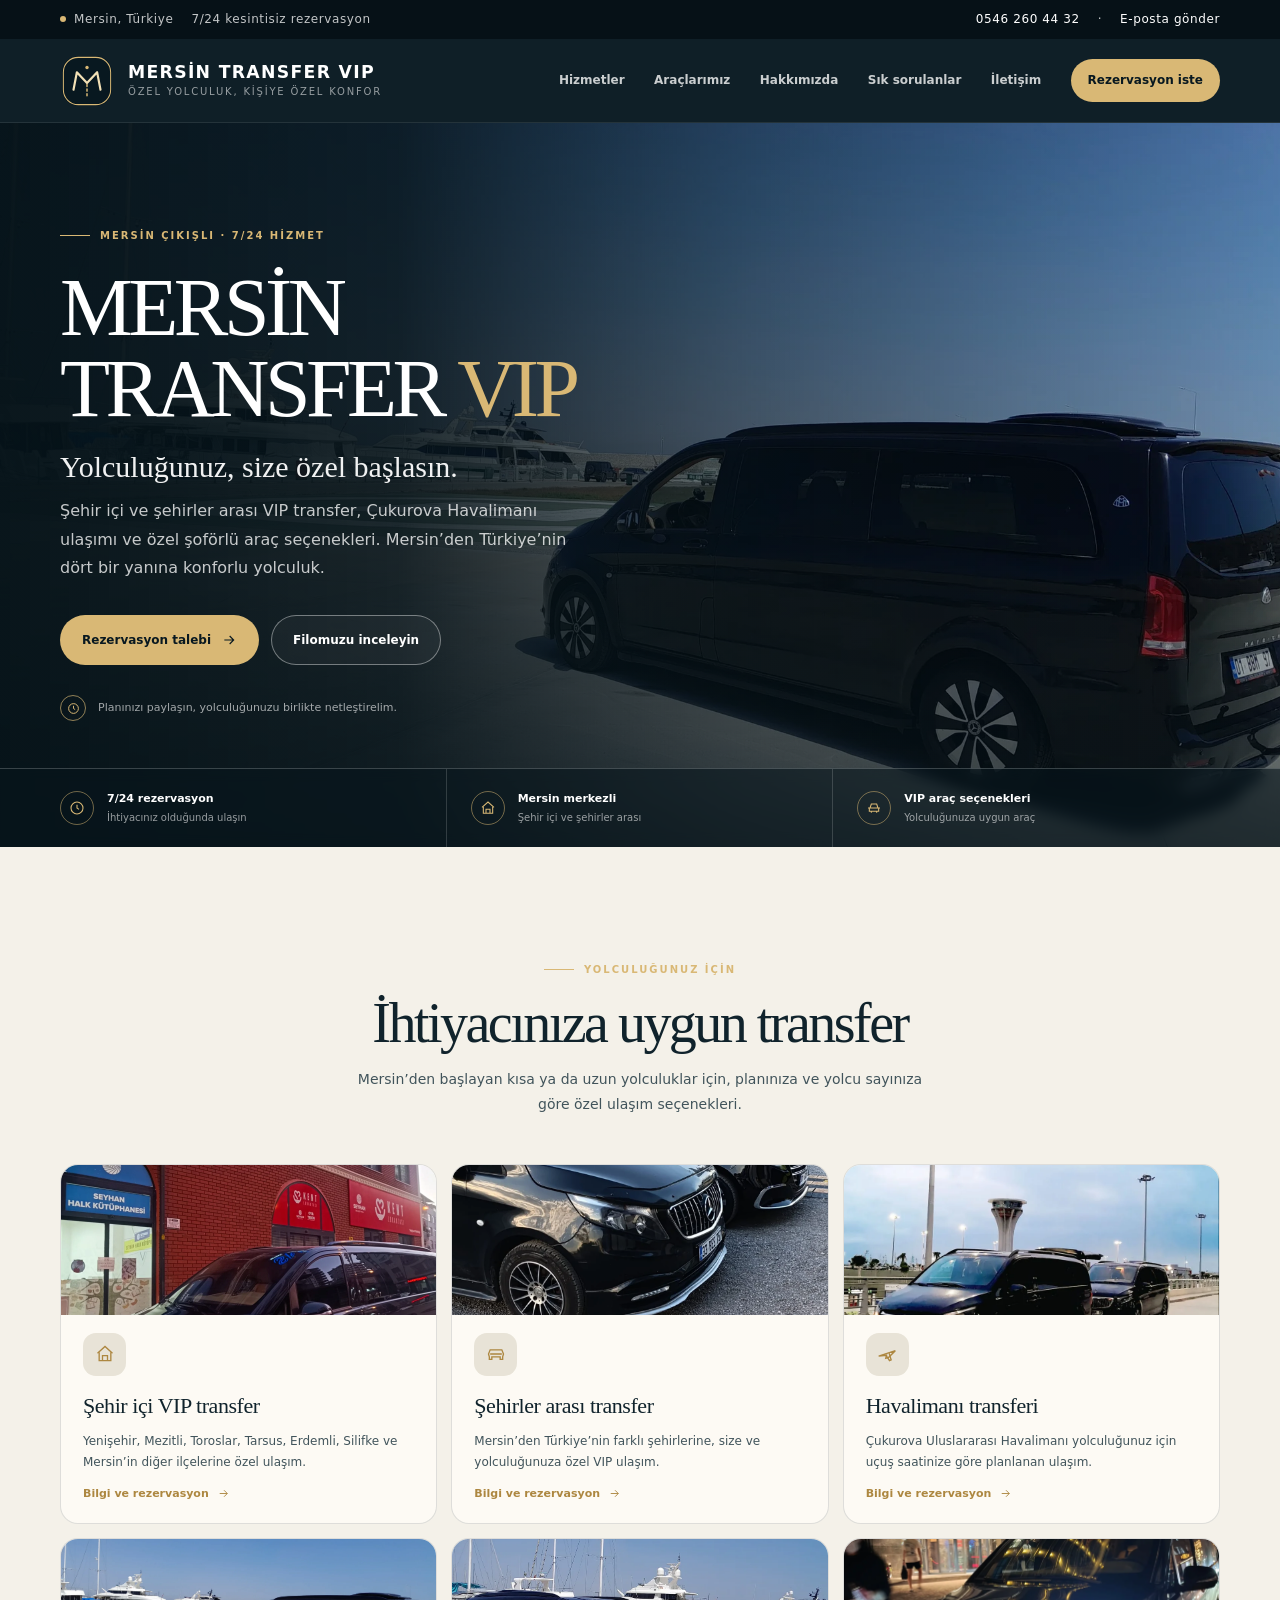
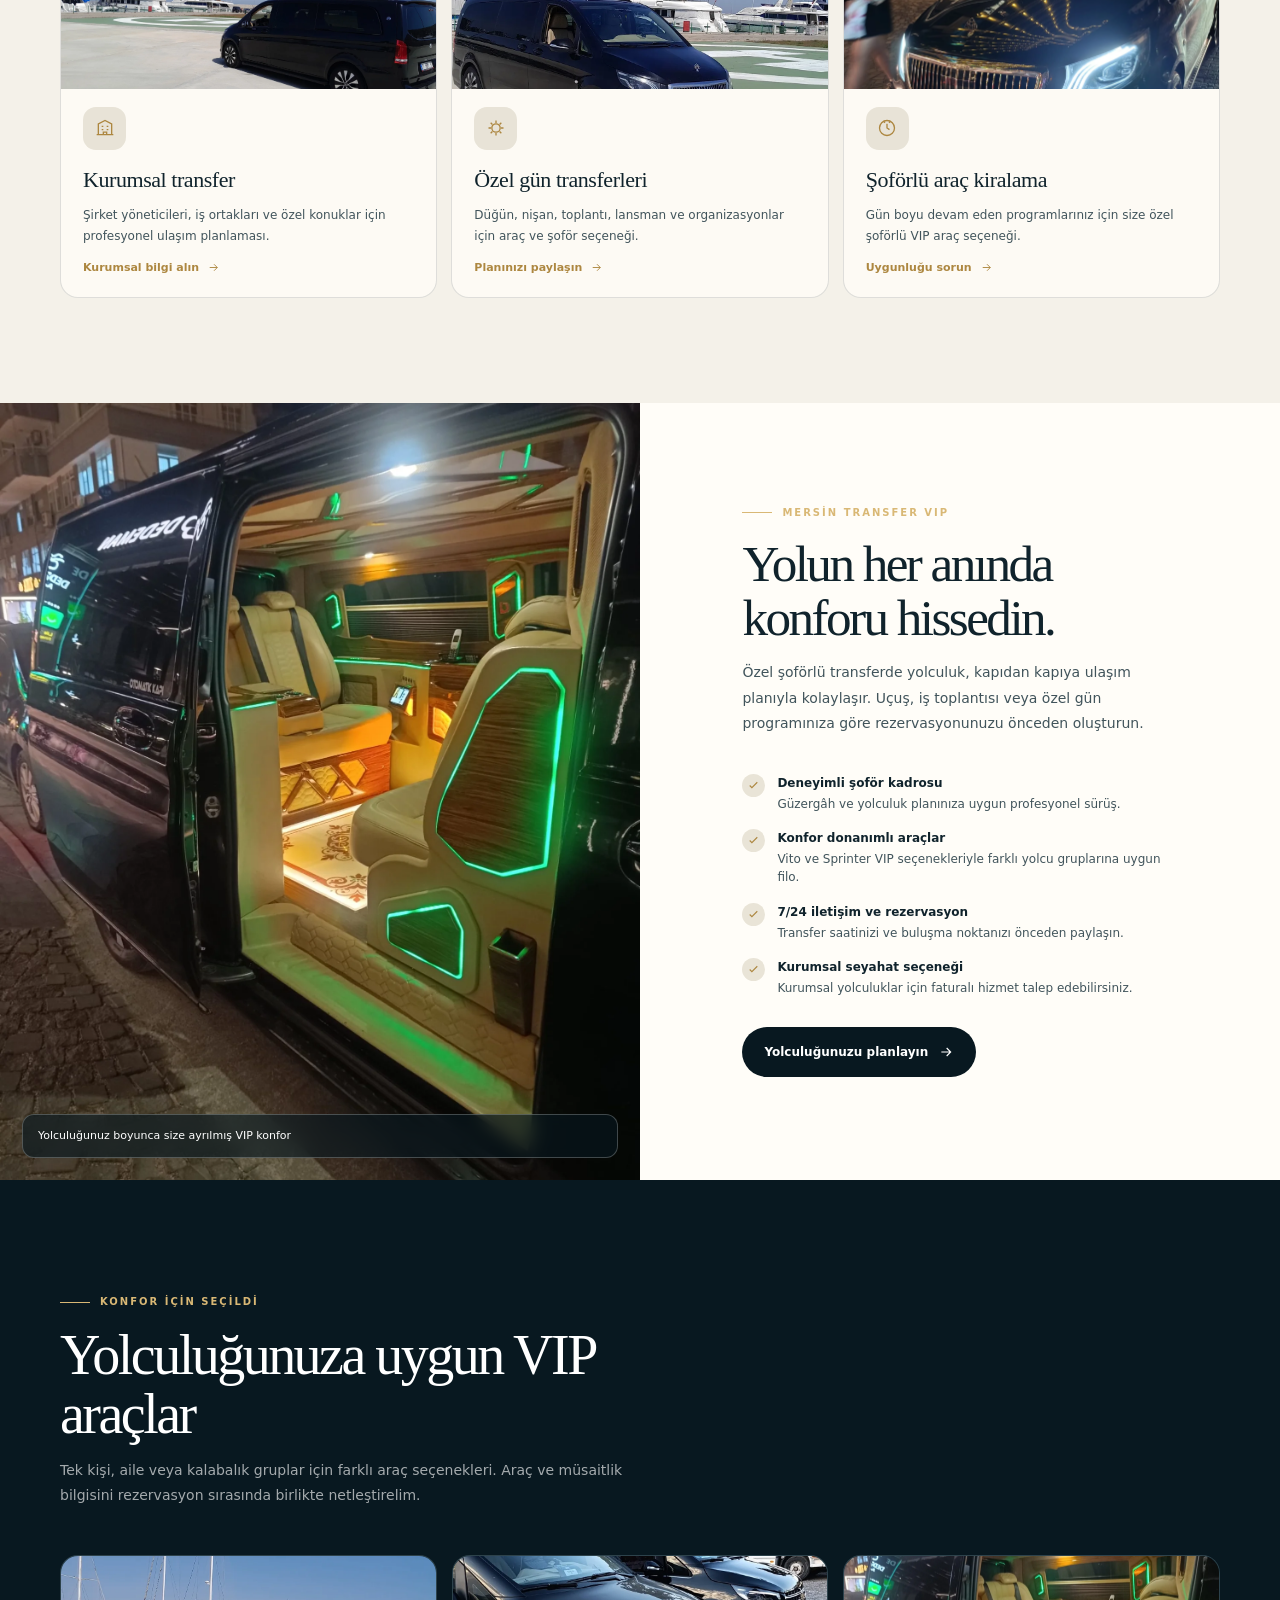
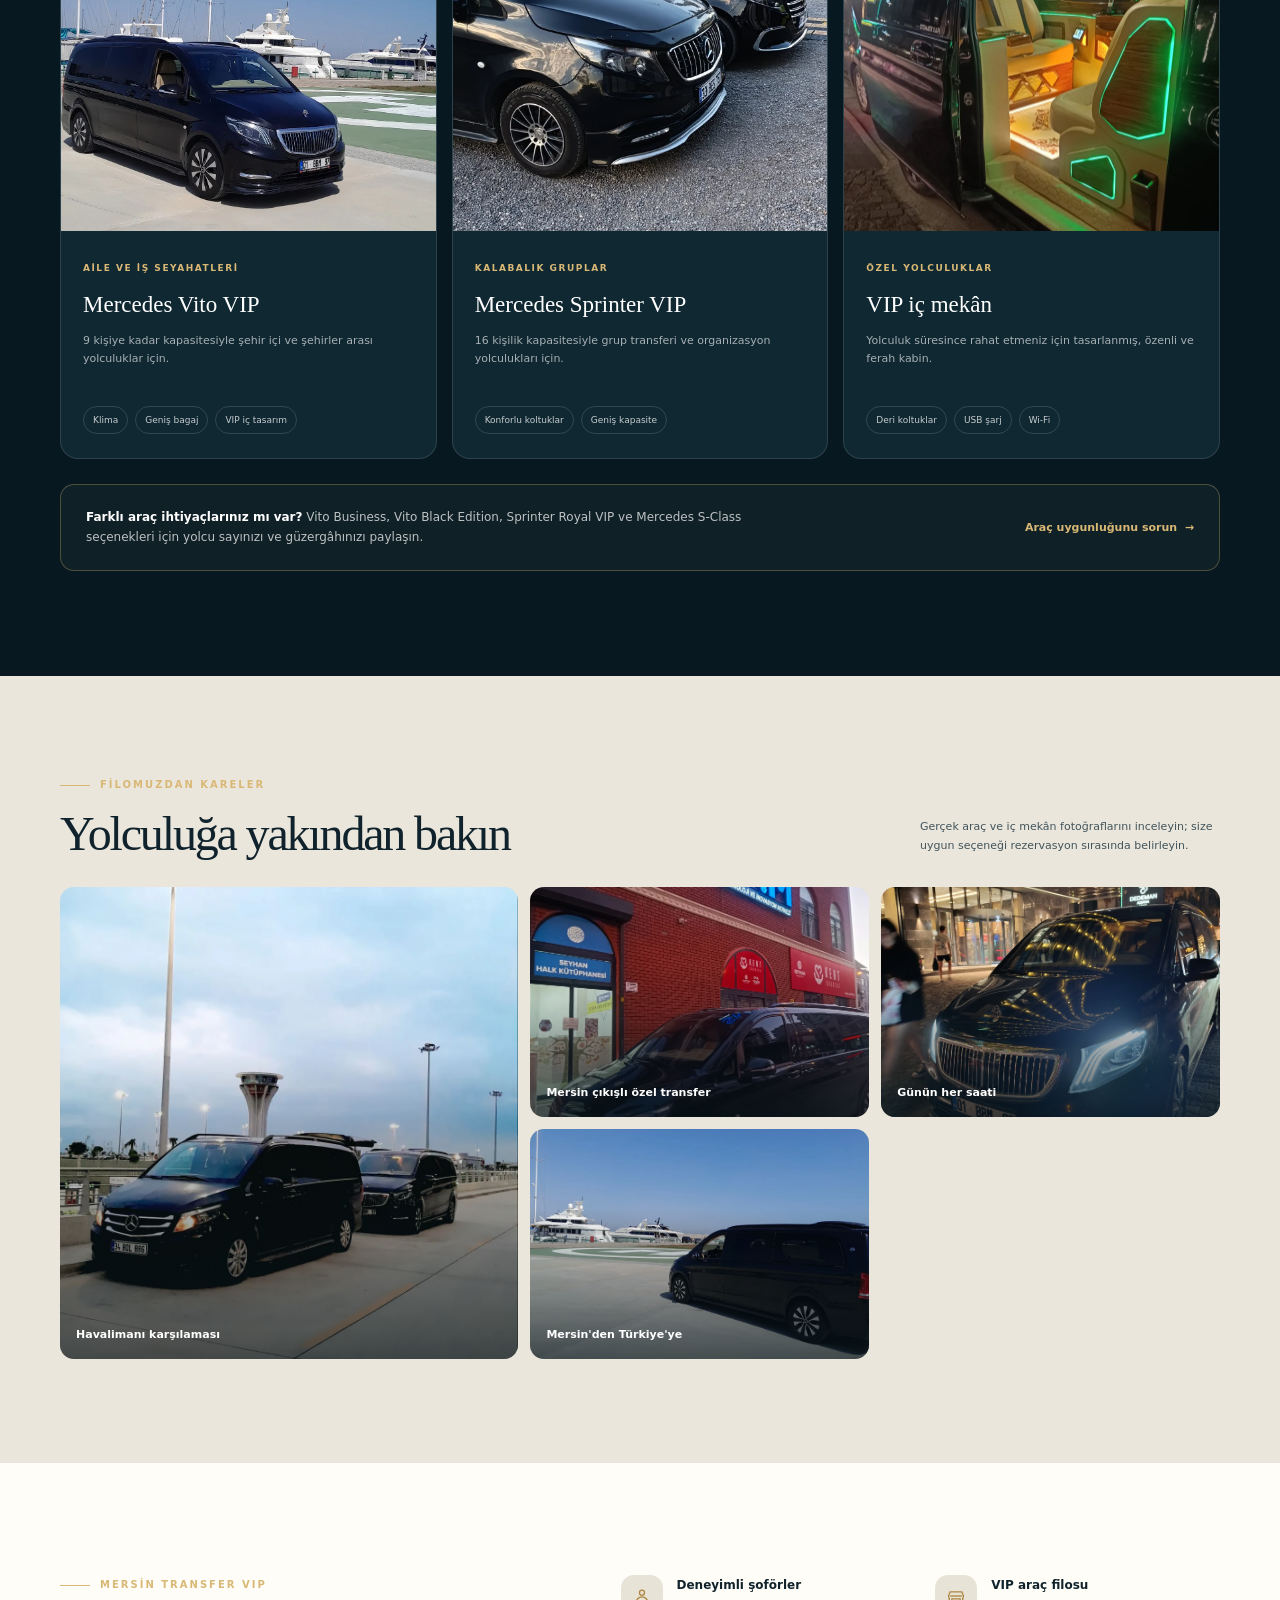
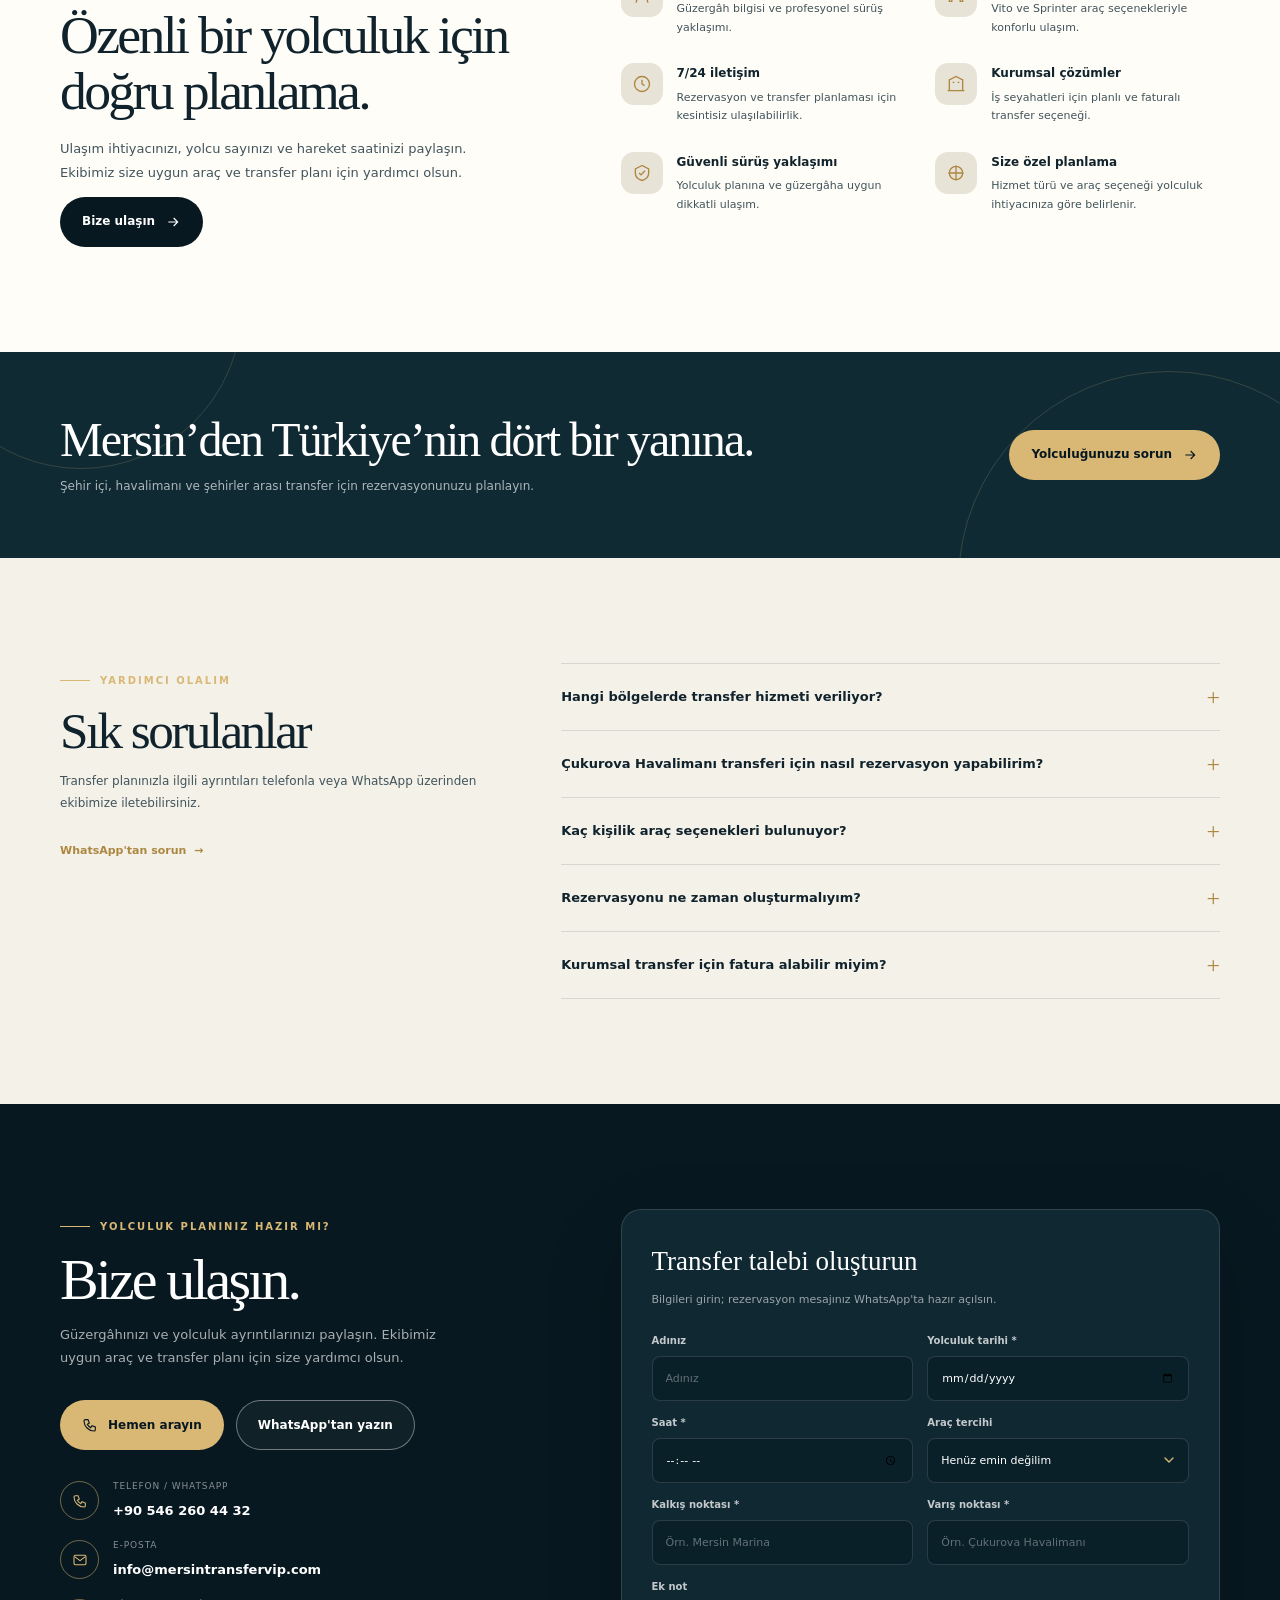
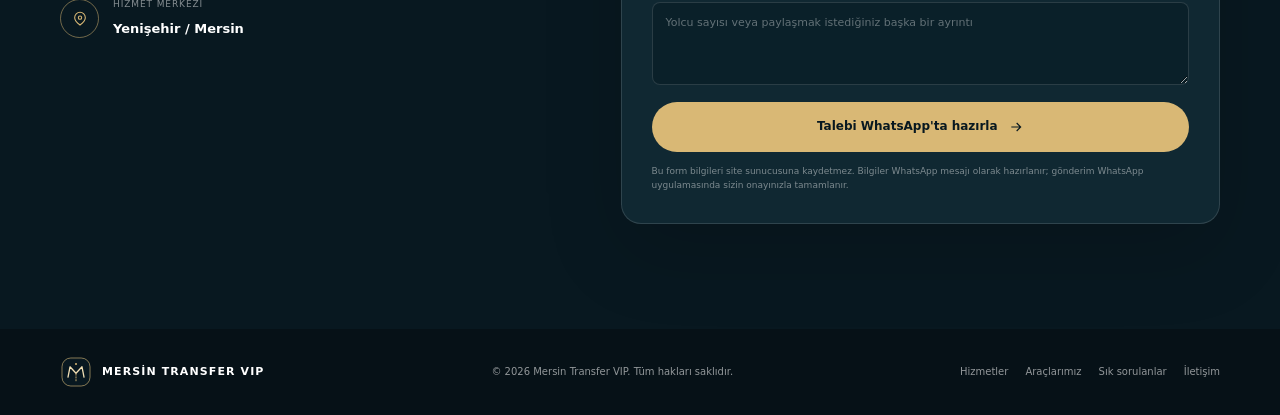
<file: index.html>
<!doctype html>
<html lang="tr">
<head>
  <meta charset="utf-8">
  <meta name="viewport" content="width=device-width, initial-scale=1">
  <meta name="theme-color" content="#081820">
  <meta name="description" content="Mersin Transfer VIP ile şehir içi, şehirler arası ve Çukurova Havalimanı transferlerinde konforlu, özel şoförlü yolculuk. 7/24 rezervasyon için arayın veya WhatsApp'tan yazın.">
  <link rel="canonical" href="https://www.mersinviparac.com/">
  <link rel="icon" href="favicon.svg" type="image/svg+xml">
  <meta property="og:type" content="website">
  <meta property="og:locale" content="tr_TR">
  <meta property="og:title" content="MERSİN TRANSFER VIP | Size Özel Yolculuk">
  <meta property="og:description" content="Mersin çıkışlı şehir içi, şehirler arası ve Çukurova Havalimanı VIP transfer hizmetleri.">
  <meta property="og:image" content="https://www.mersinviparac.com/assets/images/fleet-4.webp">
  <title>MERSİN TRANSFER VIP | Mersin VIP Transfer ve Havalimanı Ulaşımı</title>
  <link rel="stylesheet" href="assets/css/site.css">
  <script type="application/ld+json">
  {
    "@context": "https://schema.org",
    "@type": "LocalBusiness",
    "name": "Mersin Transfer VIP",
    "url": "https://www.mersinviparac.com/",
    "telephone": "+90 546 260 44 32",
    "email": "info@mersintransfervip.com",
    "address": {
      "@type": "PostalAddress",
      "addressLocality": "Yenişehir",
      "addressRegion": "Mersin",
      "addressCountry": "TR"
    },
    "areaServed": ["Mersin", "Türkiye"],
    "description": "Mersin çıkışlı VIP şehir içi, şehirler arası ve havalimanı transfer hizmetleri.",
    "openingHours": "Mo-Su 00:00-23:59"
  }
  </script>
</head>
<body>
  <a class="skip-link" href="#main">İçeriğe geç</a>
  <div class="topline">
    <div class="container topline-inner">
      <div class="topline-left"><span><i class="topline-dot"></i>Mersin, Türkiye</span><span>7/24 kesintisiz rezervasyon</span></div>
      <div class="topline-right"><a href="tel:+905462604432">0546 260 44 32</a><span aria-hidden="true">·</span><a href="mailto:info@mersintransfervip.com">E-posta gönder</a></div>
    </div>
  </div>
  <header class="site-header">
    <div class="container header-inner">
      <a class="brand" href="index.html" aria-label="Mersin Transfer VIP ana sayfa">
        <img class="brand-mark" src="assets/images/brand-mark.svg" alt="">
        <span class="brand-copy"><span class="brand-name">MERSİN TRANSFER VIP</span><span class="brand-sub">Özel yolculuk, kişiye özel konfor</span></span>
      </a>
      <button class="nav-toggle" type="button" aria-label="Menüyü aç" aria-expanded="false" aria-controls="site-nav">
        <svg viewBox="0 0 24 24" fill="none" stroke="currentColor" stroke-width="1.7" aria-hidden="true"><path d="M4 7h16M4 12h16M4 17h16"/></svg>
      </button>
      <nav class="nav" id="site-nav" aria-label="Ana menü">
        <a href="hizmetler.html">Hizmetler</a>
        <a href="araclarimiz.html">Araçlarımız</a>
        <a href="hakkimizda.html">Hakkımızda</a>
        <a href="sss.html">Sık sorulanlar</a>
        <a href="iletisim.html">İletişim</a>
        <a class="nav-cta" href="iletisim.html">Rezervasyon iste</a>
      </nav>
    </div>
  </header>
  <main id="main">
    <section class="hero" id="anasayfa" aria-labelledby="hero-title">
      <img class="hero-image" src="assets/images/fleet-4.webp" alt="Mersin marinasında VIP transfer aracı" fetchpriority="high">
      <div class="hero-scrim" aria-hidden="true"></div>
      <div class="hero-content">
        <span class="eyebrow">Mersin çıkışlı · 7/24 hizmet</span>
        <h1 id="hero-title" class="hero-brand-title"><span>MERSİN</span><span>TRANSFER <em>VIP</em></span></h1>
        <p class="hero-tagline">Yolculuğunuz, size özel başlasın.</p>
        <p class="hero-copy">Şehir içi ve şehirler arası VIP transfer, Çukurova Havalimanı ulaşımı ve özel şoförlü araç seçenekleri. Mersin’den Türkiye’nin dört bir yanına konforlu yolculuk.</p>
        <div class="button-row">
          <a class="button button-gold" href="iletisim.html">
            Rezervasyon talebi
            <svg viewBox="0 0 24 24" fill="none" stroke="currentColor" stroke-width="1.7" aria-hidden="true"><path d="M5 12h14M13 6l6 6-6 6"/></svg>
          </a>
          <a class="button button-outline" href="araclarimiz.html">Filomuzu inceleyin</a>
        </div>
        <div class="hero-note"><span><svg viewBox="0 0 24 24" fill="none" stroke="currentColor" stroke-width="1.8" aria-hidden="true"><path d="M12 7v5l3 2"/><circle cx="12" cy="12" r="9"/></svg></span><span>Planınızı paylaşın, yolculuğunuzu birlikte netleştirelim.</span></div>
      </div>
      <div class="hero-footer">
        <div class="container hero-points">
          <div class="hero-point"><span class="point-icon"><svg viewBox="0 0 24 24" fill="none" stroke="currentColor" stroke-width="1.6" aria-hidden="true"><circle cx="12" cy="12" r="9"/><path d="M12 7v5l3 2"/></svg></span><div><strong>7/24 rezervasyon</strong><small>İhtiyacınız olduğunda ulaşın</small></div></div>
          <div class="hero-point"><span class="point-icon"><svg viewBox="0 0 24 24" fill="none" stroke="currentColor" stroke-width="1.6" aria-hidden="true"><path d="M3 11 12 3l9 8"/><path d="M5 10v10h14V10M9 20v-6h6v6"/></svg></span><div><strong>Mersin merkezli</strong><small>Şehir içi ve şehirler arası</small></div></div>
          <div class="hero-point"><span class="point-icon"><svg viewBox="0 0 24 24" fill="none" stroke="currentColor" stroke-width="1.6" aria-hidden="true"><path d="M3 12h18M6 12l2-6h8l2 6M5 12v5h14v-5M8 17v2m8-2v2"/></svg></span><div><strong>VIP araç seçenekleri</strong><small>Yolculuğunuza uygun araç</small></div></div>
        </div>
      </div>
    </section>

    <section class="section services" id="hizmetler" aria-labelledby="services-title">
      <div class="container">
        <div class="section-heading center">
          <span class="eyebrow">Yolculuğunuz için</span>
          <h2 id="services-title">İhtiyacınıza uygun transfer</h2>
          <p>Mersin’den başlayan kısa ya da uzun yolculuklar için, planınıza ve yolcu sayınıza göre özel ulaşım seçenekleri.</p>
        </div>
        <div class="service-grid">
          <article class="service-card service-card--visual">
            <img class="service-card-image" src="assets/images/fleet-6.webp" alt="Mersin şehir içi VIP transfer aracı" loading="lazy">
            <span class="service-icon"><svg viewBox="0 0 24 24" fill="none" stroke="currentColor" stroke-width="1.6" aria-hidden="true"><path d="M3 11 12 3l9 8"/><path d="M5 10v10h14V10M9 20v-6h6v6"/></svg></span>
            <h3>Şehir içi VIP transfer</h3><p>Yenişehir, Mezitli, Toroslar, Tarsus, Erdemli, Silifke ve Mersin’in diğer ilçelerine özel ulaşım.</p>
            <span class="service-link">Bilgi ve rezervasyon <svg viewBox="0 0 24 24" fill="none" stroke="currentColor" stroke-width="1.7" aria-hidden="true"><path d="M5 12h14m-6-6 6 6-6 6"/></svg></span><a href="sehir-ici-vip-transfer.html" aria-label="Şehir içi VIP transfer için rezervasyon iste ayrıntılarını aç"></a>
          </article>
          <article class="service-card service-card--visual">
            <img class="service-card-image" src="assets/images/fleet-2.webp" alt="Şehirler arası VIP transfer filosu" loading="lazy">
            <span class="service-icon"><svg viewBox="0 0 24 24" fill="none" stroke="currentColor" stroke-width="1.6" aria-hidden="true"><path d="M4 15.5 3 12l2-5h14l2 5-1 3.5v3h-3v-3H7v3H4z"/><path d="M5 12h14M7 9h.01M17 9h.01"/></svg></span>
            <h3>Şehirler arası transfer</h3><p>Mersin’den Türkiye’nin farklı şehirlerine, size ve yolculuğunuza özel VIP ulaşım.</p>
            <span class="service-link">Bilgi ve rezervasyon <svg viewBox="0 0 24 24" fill="none" stroke="currentColor" stroke-width="1.7" aria-hidden="true"><path d="M5 12h14m-6-6 6 6-6 6"/></svg></span><a href="sehirler-arasi-transfer.html" aria-label="Şehirler arası transfer için rezervasyon iste ayrıntılarını aç"></a>
          </article>
          <article class="service-card service-card--visual">
            <img class="service-card-image" src="assets/images/fleet-3.webp" alt="Havalimanı transferi için VIP araç" loading="lazy">
            <span class="service-icon"><svg viewBox="0 0 24 24" fill="none" stroke="currentColor" stroke-width="1.6" aria-hidden="true"><path d="M2 14.5 22 8l-8 8-3.5 1 1-3.5z"/><path d="m10.5 13 4.5 7 2-1-2.5-8"/></svg></span>
            <h3>Havalimanı transferi</h3><p>Çukurova Uluslararası Havalimanı yolculuğunuz için uçuş saatinize göre planlanan ulaşım.</p>
            <span class="service-link">Bilgi ve rezervasyon <svg viewBox="0 0 24 24" fill="none" stroke="currentColor" stroke-width="1.7" aria-hidden="true"><path d="M5 12h14m-6-6 6 6-6 6"/></svg></span><a href="havalimani-transferi.html" aria-label="Havalimanı transferi için rezervasyon iste ayrıntılarını aç"></a>
          </article>
          <article class="service-card service-card--visual">
            <img class="service-card-image" src="assets/images/fleet-4.webp" alt="Kurumsal yolculuk için VIP transfer aracı" loading="lazy">
            <span class="service-icon"><svg viewBox="0 0 24 24" fill="none" stroke="currentColor" stroke-width="1.6" aria-hidden="true"><path d="M4 20V7l8-4 8 4v13M2 20h20M8 10h2m4 0h2M8 14h2m4 0h2M10 20v-3h4v3"/></svg></span>
            <h3>Kurumsal transfer</h3><p>Şirket yöneticileri, iş ortakları ve özel konuklar için profesyonel ulaşım planlaması.</p>
            <span class="service-link">Kurumsal bilgi alın <svg viewBox="0 0 24 24" fill="none" stroke="currentColor" stroke-width="1.7" aria-hidden="true"><path d="M5 12h14m-6-6 6 6-6 6"/></svg></span><a href="kurumsal-transfer.html" aria-label="Kurumsal transfer için bilgi al ayrıntılarını aç"></a>
          </article>
          <article class="service-card service-card--visual">
            <img class="service-card-image" src="assets/images/fleet-1.webp" alt="Özel günler için VIP transfer aracı" loading="lazy">
            <span class="service-icon"><svg viewBox="0 0 24 24" fill="none" stroke="currentColor" stroke-width="1.6" aria-hidden="true"><path d="M12 3v3m0 12v3M3 12h3m12 0h3"/><path d="m5.6 5.6 2.1 2.1m8.6 8.6 2.1 2.1m0-12.8-2.1 2.1m-8.6 8.6-2.1 2.1"/><circle cx="12" cy="12" r="5"/></svg></span>
            <h3>Özel gün transferleri</h3><p>Düğün, nişan, toplantı, lansman ve organizasyonlar için araç ve şoför seçeneği.</p>
            <span class="service-link">Planınızı paylaşın <svg viewBox="0 0 24 24" fill="none" stroke="currentColor" stroke-width="1.7" aria-hidden="true"><path d="M5 12h14m-6-6 6 6-6 6"/></svg></span><a href="ozel-gun-transferleri.html" aria-label="Özel gün transferi için rezervasyon iste ayrıntılarını aç"></a>
          </article>
          <article class="service-card service-card--visual">
            <img class="service-card-image" src="assets/images/fleet-7.webp" alt="Şoförlü VIP araç kiralama" loading="lazy">
            <span class="service-icon"><svg viewBox="0 0 24 24" fill="none" stroke="currentColor" stroke-width="1.6" aria-hidden="true"><circle cx="12" cy="12" r="9"/><path d="M12 7v5l3 2M8 3.8l1.5 2M16 3.8l-1.5 2"/></svg></span>
            <h3>Şoförlü araç kiralama</h3><p>Gün boyu devam eden programlarınız için size özel şoförlü VIP araç seçeneği.</p>
            <span class="service-link">Uygunluğu sorun <svg viewBox="0 0 24 24" fill="none" stroke="currentColor" stroke-width="1.7" aria-hidden="true"><path d="M5 12h14m-6-6 6 6-6 6"/></svg></span><a href="soforlu-arac-kiralama.html" aria-label="Şoförlü araç kiralama için bilgi al ayrıntılarını aç"></a>
          </article>
        </div>
      </div>
    </section>

    <section class="split-section" aria-labelledby="comfort-title">
      <div class="split-grid">
        <div class="split-image-wrap">
          <img class="split-image" src="assets/images/fleet-5.webp" alt="VIP transfer aracının geniş ve konforlu iç tasarımı" loading="lazy">
          <span class="image-caption">Yolculuğunuz boyunca size ayrılmış VIP konfor</span>
        </div>
        <div class="split-copy">
          <span class="eyebrow">Mersin Transfer VIP</span>
          <h2 id="comfort-title">Yolun her anında konforu hissedin.</h2>
          <p>Özel şoförlü transferde yolculuk, kapıdan kapıya ulaşım planıyla kolaylaşır. Uçuş, iş toplantısı veya özel gün programınıza göre rezervasyonunuzu önceden oluşturun.</p>
          <ul class="benefit-list">
            <li><span class="check-icon"><svg viewBox="0 0 24 24" fill="none" stroke="currentColor" stroke-width="2" aria-hidden="true"><path d="m5 12 4 4L19 6"/></svg></span><div><strong>Deneyimli şoför kadrosu</strong><span>Güzergâh ve yolculuk planınıza uygun profesyonel sürüş.</span></div></li>
            <li><span class="check-icon"><svg viewBox="0 0 24 24" fill="none" stroke="currentColor" stroke-width="2" aria-hidden="true"><path d="m5 12 4 4L19 6"/></svg></span><div><strong>Konfor donanımlı araçlar</strong><span>Vito ve Sprinter VIP seçenekleriyle farklı yolcu gruplarına uygun filo.</span></div></li>
            <li><span class="check-icon"><svg viewBox="0 0 24 24" fill="none" stroke="currentColor" stroke-width="2" aria-hidden="true"><path d="m5 12 4 4L19 6"/></svg></span><div><strong>7/24 iletişim ve rezervasyon</strong><span>Transfer saatinizi ve buluşma noktanızı önceden paylaşın.</span></div></li>
            <li><span class="check-icon"><svg viewBox="0 0 24 24" fill="none" stroke="currentColor" stroke-width="2" aria-hidden="true"><path d="m5 12 4 4L19 6"/></svg></span><div><strong>Kurumsal seyahat seçeneği</strong><span>Kurumsal yolculuklar için faturalı hizmet talep edebilirsiniz.</span></div></li>
          </ul>
          <div><a class="button button-dark" href="iletisim.html">Yolculuğunuzu planlayın <svg viewBox="0 0 24 24" fill="none" stroke="currentColor" stroke-width="1.7" aria-hidden="true"><path d="M5 12h14m-6-6 6 6-6 6"/></svg></a></div>
        </div>
      </div>
    </section>

    <section class="section fleet" id="filo" aria-labelledby="fleet-title">
      <div class="container">
        <div class="section-heading">
          <span class="eyebrow">Konfor için seçildi</span>
          <h2 id="fleet-title">Yolculuğunuza uygun VIP araçlar</h2>
          <p>Tek kişi, aile veya kalabalık gruplar için farklı araç seçenekleri. Araç ve müsaitlik bilgisini rezervasyon sırasında birlikte netleştirelim.</p>
        </div>
        <div class="fleet-grid">
          <article class="fleet-card">
            <div class="fleet-card-image"><img src="assets/images/fleet-1.webp" alt="Mersin marinasında siyah VIP Vito" loading="lazy"></div>
            <div class="fleet-card-body"><span class="fleet-card-label">Aile ve iş seyahatleri</span><h3>Mercedes Vito VIP</h3><p>9 kişiye kadar kapasitesiyle şehir içi ve şehirler arası yolculuklar için.</p><div class="tag-row"><span class="tag">Klima</span><span class="tag">Geniş bagaj</span><span class="tag">VIP iç tasarım</span></div></div>
          </article>
          <article class="fleet-card">
            <div class="fleet-card-image"><img src="assets/images/fleet-2.webp" alt="Mersin Transfer VIP filosundaki siyah transfer araçları" loading="lazy"></div>
            <div class="fleet-card-body"><span class="fleet-card-label">Kalabalık gruplar</span><h3>Mercedes Sprinter VIP</h3><p>16 kişilik kapasitesiyle grup transferi ve organizasyon yolculukları için.</p><div class="tag-row"><span class="tag">Konforlu koltuklar</span><span class="tag">Geniş kapasite</span></div></div>
          </article>
          <article class="fleet-card">
            <div class="fleet-card-image"><img src="assets/images/fleet-5.webp" alt="VIP transfer aracında deri koltuk ve aydınlatmalı iç tasarım" loading="lazy"></div>
            <div class="fleet-card-body"><span class="fleet-card-label">Özel yolculuklar</span><h3>VIP iç mekân</h3><p>Yolculuk süresince rahat etmeniz için tasarlanmış, özenli ve ferah kabin.</p><div class="tag-row"><span class="tag">Deri koltuklar</span><span class="tag">USB şarj</span><span class="tag">Wi-Fi</span></div></div>
          </article>
        </div>
        <div class="fleet-note"><p><strong>Farklı araç ihtiyaçlarınız mı var?</strong> Vito Business, Vito Black Edition, Sprinter Royal VIP ve Mercedes S-Class seçenekleri için yolcu sayınızı ve güzergâhınızı paylaşın.</p><a href="iletisim.html">Araç uygunluğunu sorun&nbsp; →</a></div>
      </div>
    </section>

    <section class="gallery" aria-labelledby="gallery-title">
      <div class="container">
        <div class="gallery-header">
          <div class="section-heading"><span class="eyebrow">Filomuzdan kareler</span><h2 id="gallery-title">Yolculuğa yakından bakın</h2></div>
          <p>Gerçek araç ve iç mekân fotoğraflarını inceleyin; size uygun seçeneği rezervasyon sırasında belirleyin.</p>
        </div>
        <div class="gallery-grid">
          <div class="gallery-item"><figure><img src="assets/images/fleet-3.webp" alt="Havalimanı transferinde VIP araçlar" loading="lazy"><figcaption>Havalimanı karşılaması</figcaption></figure></div>
          <div class="gallery-item"><figure><img src="assets/images/fleet-6.webp" alt="Mersin'de hizmet veren siyah VIP transfer aracı" loading="lazy"><figcaption>Mersin çıkışlı özel transfer</figcaption></figure></div>
          <div class="gallery-item"><figure><img src="assets/images/fleet-7.webp" alt="Gece yolculuğuna hazır VIP transfer aracı" loading="lazy"><figcaption>Günün her saati</figcaption></figure></div>
          <div class="gallery-item"><figure><img src="assets/images/fleet-4.webp" alt="Marina çevresinde VIP transfer aracı" loading="lazy"><figcaption>Mersin'den Türkiye'ye</figcaption></figure></div>
        </div>
      </div>
    </section>

    <section class="section why" id="neden-biz" aria-labelledby="why-title">
      <div class="container why-grid">
        <div class="why-intro">
          <span class="eyebrow">Mersin Transfer VIP</span>
          <h2 id="why-title">Özenli bir yolculuk için doğru planlama.</h2>
          <p>Ulaşım ihtiyacınızı, yolcu sayınızı ve hareket saatinizi paylaşın. Ekibimiz size uygun araç ve transfer planı için yardımcı olsun.</p>
          <a class="button button-dark" href="iletisim.html">Bize ulaşın <svg viewBox="0 0 24 24" fill="none" stroke="currentColor" stroke-width="1.7" aria-hidden="true"><path d="M5 12h14m-6-6 6 6-6 6"/></svg></a>
        </div>
        <div class="why-list">
          <div class="why-item"><span class="service-icon"><svg viewBox="0 0 24 24" fill="none" stroke="currentColor" stroke-width="1.6" aria-hidden="true"><circle cx="12" cy="8" r="3"/><path d="M5 20a7 7 0 0 1 14 0"/></svg></span><div><h3>Deneyimli şoförler</h3><p>Güzergâh bilgisi ve profesyonel sürüş yaklaşımı.</p></div></div>
          <div class="why-item"><span class="service-icon"><svg viewBox="0 0 24 24" fill="none" stroke="currentColor" stroke-width="1.6" aria-hidden="true"><path d="M4 15.5 3 12l2-5h14l2 5-1 3.5v3h-3v-3H7v3H4z"/><path d="M5 12h14"/></svg></span><div><h3>VIP araç filosu</h3><p>Vito ve Sprinter araç seçenekleriyle konforlu ulaşım.</p></div></div>
          <div class="why-item"><span class="service-icon"><svg viewBox="0 0 24 24" fill="none" stroke="currentColor" stroke-width="1.6" aria-hidden="true"><circle cx="12" cy="12" r="9"/><path d="M12 7v5l3 2"/></svg></span><div><h3>7/24 iletişim</h3><p>Rezervasyon ve transfer planlaması için kesintisiz ulaşılabilirlik.</p></div></div>
          <div class="why-item"><span class="service-icon"><svg viewBox="0 0 24 24" fill="none" stroke="currentColor" stroke-width="1.6" aria-hidden="true"><path d="M4 20V7l8-4 8 4v13M2 20h20M8 10h2m4 0h2"/></svg></span><div><h3>Kurumsal çözümler</h3><p>İş seyahatleri için planlı ve faturalı transfer seçeneği.</p></div></div>
          <div class="why-item"><span class="service-icon"><svg viewBox="0 0 24 24" fill="none" stroke="currentColor" stroke-width="1.6" aria-hidden="true"><path d="M12 3 4 7v5c0 5 3.4 7.7 8 9 4.6-1.3 8-4 8-9V7z"/><path d="m8.5 12 2.3 2.3 4.8-5"/></svg></span><div><h3>Güvenli sürüş yaklaşımı</h3><p>Yolculuk planına ve güzergâha uygun dikkatli ulaşım.</p></div></div>
          <div class="why-item"><span class="service-icon"><svg viewBox="0 0 24 24" fill="none" stroke="currentColor" stroke-width="1.6" aria-hidden="true"><path d="M12 3v18M3 12h18"/><circle cx="12" cy="12" r="8"/></svg></span><div><h3>Size özel planlama</h3><p>Hizmet türü ve araç seçeneği yolculuk ihtiyacınıza göre belirlenir.</p></div></div>
        </div>
      </div>
    </section>

    <section class="route-band">
      <div class="container route-inner">
        <div><h2>Mersin’den Türkiye’nin dört bir yanına.</h2><p>Şehir içi, havalimanı ve şehirler arası transfer için rezervasyonunuzu planlayın.</p></div>
        <a class="button button-gold" href="iletisim.html">Yolculuğunuzu sorun <svg viewBox="0 0 24 24" fill="none" stroke="currentColor" stroke-width="1.7" aria-hidden="true"><path d="M5 12h14m-6-6 6 6-6 6"/></svg></a>
      </div>
    </section>

    <section class="section faq" id="sss" aria-labelledby="faq-title">
      <div class="container faq-grid">
        <div class="faq-intro"><span class="eyebrow">Yardımcı olalım</span><h2 id="faq-title">Sık sorulanlar</h2><p>Transfer planınızla ilgili ayrıntıları telefonla veya WhatsApp üzerinden ekibimize iletebilirsiniz.</p><a href="https://wa.me/905462604432?text=Merhaba%2C%20VIP%20transfer%20hizmeti%20hakk%C4%B1nda%20bilgi%20almak%20istiyorum." class="service-link" target="_blank" rel="noopener noreferrer">WhatsApp'tan sorun&nbsp; →</a></div>
        <div class="faq-items">
          <details class="faq-item"><summary>Hangi bölgelerde transfer hizmeti veriliyor?</summary><p>Mersin merkez ve çevre ilçelerinin yanı sıra Mersin çıkışlı şehirler arası transfer talepleri için hizmet sunuluyor. Güzergâhınızı paylaşarak uygunluk bilgisi alabilirsiniz.</p></details>
          <details class="faq-item"><summary>Çukurova Havalimanı transferi için nasıl rezervasyon yapabilirim?</summary><p>Uçuş saatinizi, hareket noktanızı ve varış adresinizi telefonla veya WhatsApp üzerinden iletin. Transfer planınızı ekiple birlikte netleştirin.</p></details>
          <details class="faq-item"><summary>Kaç kişilik araç seçenekleri bulunuyor?</summary><p>Vito VIP araçlar 9 kişiye, Sprinter VIP araçlar 16 kişiye kadar kapasite seçenekleriyle sunuluyor. Araç müsaitliği ve yolcu sayınıza uygun seçenek için rezervasyon sırasında bilgi alın.</p></details>
          <details class="faq-item"><summary>Rezervasyonu ne zaman oluşturmalıyım?</summary><p>Talebinizi yolculuk tarihinizden önce iletmeniz planlama için yardımcı olur. Yakın tarihli transfer talepleriniz için 7/24 rezervasyon hattını arayabilirsiniz.</p></details>
          <details class="faq-item"><summary>Kurumsal transfer için fatura alabilir miyim?</summary><p>Kurumsal transfer ve faturalandırma talebinizi rezervasyon sırasında paylaşabilirsiniz; ayrıntılar için ekiple iletişime geçin.</p></details>
        </div>
      </div>
    </section>

    <section class="contact" id="iletisim" aria-labelledby="contact-title">
      <div class="container contact-grid">
        <div class="contact-intro">
          <span class="eyebrow">Yolculuk planınız hazır mı?</span>
          <h2 id="contact-title">Bize ulaşın.</h2>
          <p>Güzergâhınızı ve yolculuk ayrıntılarınızı paylaşın. Ekibimiz uygun araç ve transfer planı için size yardımcı olsun.</p>
          <div class="button-row">
            <a class="button button-gold" href="tel:+905462604432"><svg viewBox="0 0 24 24" fill="none" stroke="currentColor" stroke-width="1.7" aria-hidden="true"><path d="M5 4h4l2 5-3 2a15 15 0 0 0 5 5l2-3 5 2v4c0 1-1 2-2 2-8 0-15-7-15-15 0-1 1-2 2-2z"/></svg>Hemen arayın</a>
            <a class="button button-outline" href="https://wa.me/905462604432?text=Merhaba%2C%20Mersin%20Transfer%20VIP%20i%C3%A7in%20bilgi%20almak%20istiyorum." target="_blank" rel="noopener noreferrer">WhatsApp'tan yazın</a>
          </div>
          <div class="contact-list">
            <div class="contact-line"><span class="point-icon"><svg viewBox="0 0 24 24" fill="none" stroke="currentColor" stroke-width="1.6" aria-hidden="true"><path d="M5 4h4l2 5-3 2a15 15 0 0 0 5 5l2-3 5 2v4c0 1-1 2-2 2-8 0-15-7-15-15 0-1 1-2 2-2z"/></svg></span><div><small>Telefon / WhatsApp</small><a href="tel:+905462604432">+90 546 260 44 32</a></div></div>
            <div class="contact-line"><span class="point-icon"><svg viewBox="0 0 24 24" fill="none" stroke="currentColor" stroke-width="1.6" aria-hidden="true"><rect x="3" y="5" width="18" height="14" rx="2"/><path d="m4 7 8 6 8-6"/></svg></span><div><small>E-posta</small><a href="mailto:info@mersintransfervip.com">info@mersintransfervip.com</a></div></div>
            <div class="contact-line"><span class="point-icon"><svg viewBox="0 0 24 24" fill="none" stroke="currentColor" stroke-width="1.6" aria-hidden="true"><path d="M20 10c0 5-8 11-8 11S4 15 4 10a8 8 0 1 1 16 0Z"/><circle cx="12" cy="10" r="2.5"/></svg></span><div><small>Hizmet merkezi</small><strong>Yenişehir / Mersin</strong></div></div>
          </div>
        </div>
        <div class="booking-card">
          <h3>Transfer talebi oluşturun</h3>
          <p>Bilgileri girin; rezervasyon mesajınız WhatsApp'ta hazır açılsın.</p>
          <form id="booking-form">
            <div class="form-grid">
              <div class="field"><label for="booking-name">Adınız</label><input id="booking-name" name="name" autocomplete="name" placeholder="Adınız"></div>
              <div class="field"><label for="booking-date">Yolculuk tarihi *</label><input id="booking-date" name="date" type="date" required></div>
              <div class="field"><label for="booking-time">Saat *</label><input id="booking-time" name="time" type="time" required></div>
              <div class="field"><label for="booking-vehicle">Araç tercihi</label><select id="booking-vehicle" name="vehicle"><option value="">Henüz emin değilim</option><option>Mercedes Vito VIP</option><option>Mercedes Sprinter VIP</option><option>Mercedes S-Class VIP</option><option>Diğer / öneri rica ediyorum</option></select></div>
              <div class="field"><label for="booking-from">Kalkış noktası *</label><input id="booking-from" name="from" placeholder="Örn. Mersin Marina" required></div>
              <div class="field"><label for="booking-to">Varış noktası *</label><input id="booking-to" name="to" placeholder="Örn. Çukurova Havalimanı" required></div>
              <div class="field full"><label for="booking-note">Ek not</label><textarea id="booking-note" name="note" placeholder="Yolcu sayısı veya paylaşmak istediğiniz başka bir ayrıntı"></textarea></div>
            </div>
            <button class="button button-gold form-submit" type="submit">Talebi WhatsApp'ta hazırla <svg viewBox="0 0 24 24" fill="none" stroke="currentColor" stroke-width="1.7" aria-hidden="true"><path d="M5 12h14m-6-6 6 6-6 6"/></svg></button>
            <p class="form-privacy">Bu form bilgileri site sunucusuna kaydetmez. Bilgiler WhatsApp mesajı olarak hazırlanır; gönderim WhatsApp uygulamasında sizin onayınızla tamamlanır.</p>
          </form>
        </div>
      </div>
    </section>
  </main>

  <footer class="site-footer">
    <div class="container footer-inner">
      <a class="footer-brand-lockup" href="index.html"><img class="footer-mark" src="assets/images/brand-mark.svg" alt=""><span>MERSİN TRANSFER VIP</span></a>
      <span>© <span id="year">2026</span> Mersin Transfer VIP. Tüm hakları saklıdır.</span>
      <div class="footer-links"><a href="hizmetler.html">Hizmetler</a><a href="araclarimiz.html">Araçlarımız</a><a href="sss.html">Sık sorulanlar</a><a href="iletisim.html">İletişim</a></div>
    </div>
  </footer>
  <div class="mobile-callbar" aria-label="Hızlı iletişim">
    <a class="button button-outline" href="tel:+905462604432"><svg viewBox="0 0 24 24" fill="none" stroke="currentColor" stroke-width="1.7" aria-hidden="true"><path d="M5 4h4l2 5-3 2a15 15 0 0 0 5 5l2-3 5 2v4c0 1-1 2-2 2-8 0-15-7-15-15 0-1 1-2 2-2z"/></svg>Ara</a>
    <a class="button button-gold" href="https://wa.me/905462604432?text=Merhaba%2C%20VIP%20transfer%20i%C3%A7in%20bilgi%20almak%20istiyorum." target="_blank" rel="noopener noreferrer">WhatsApp</a>
  </div>
  <script src="assets/js/site.js" defer></script>
</body>
</html>
</file>
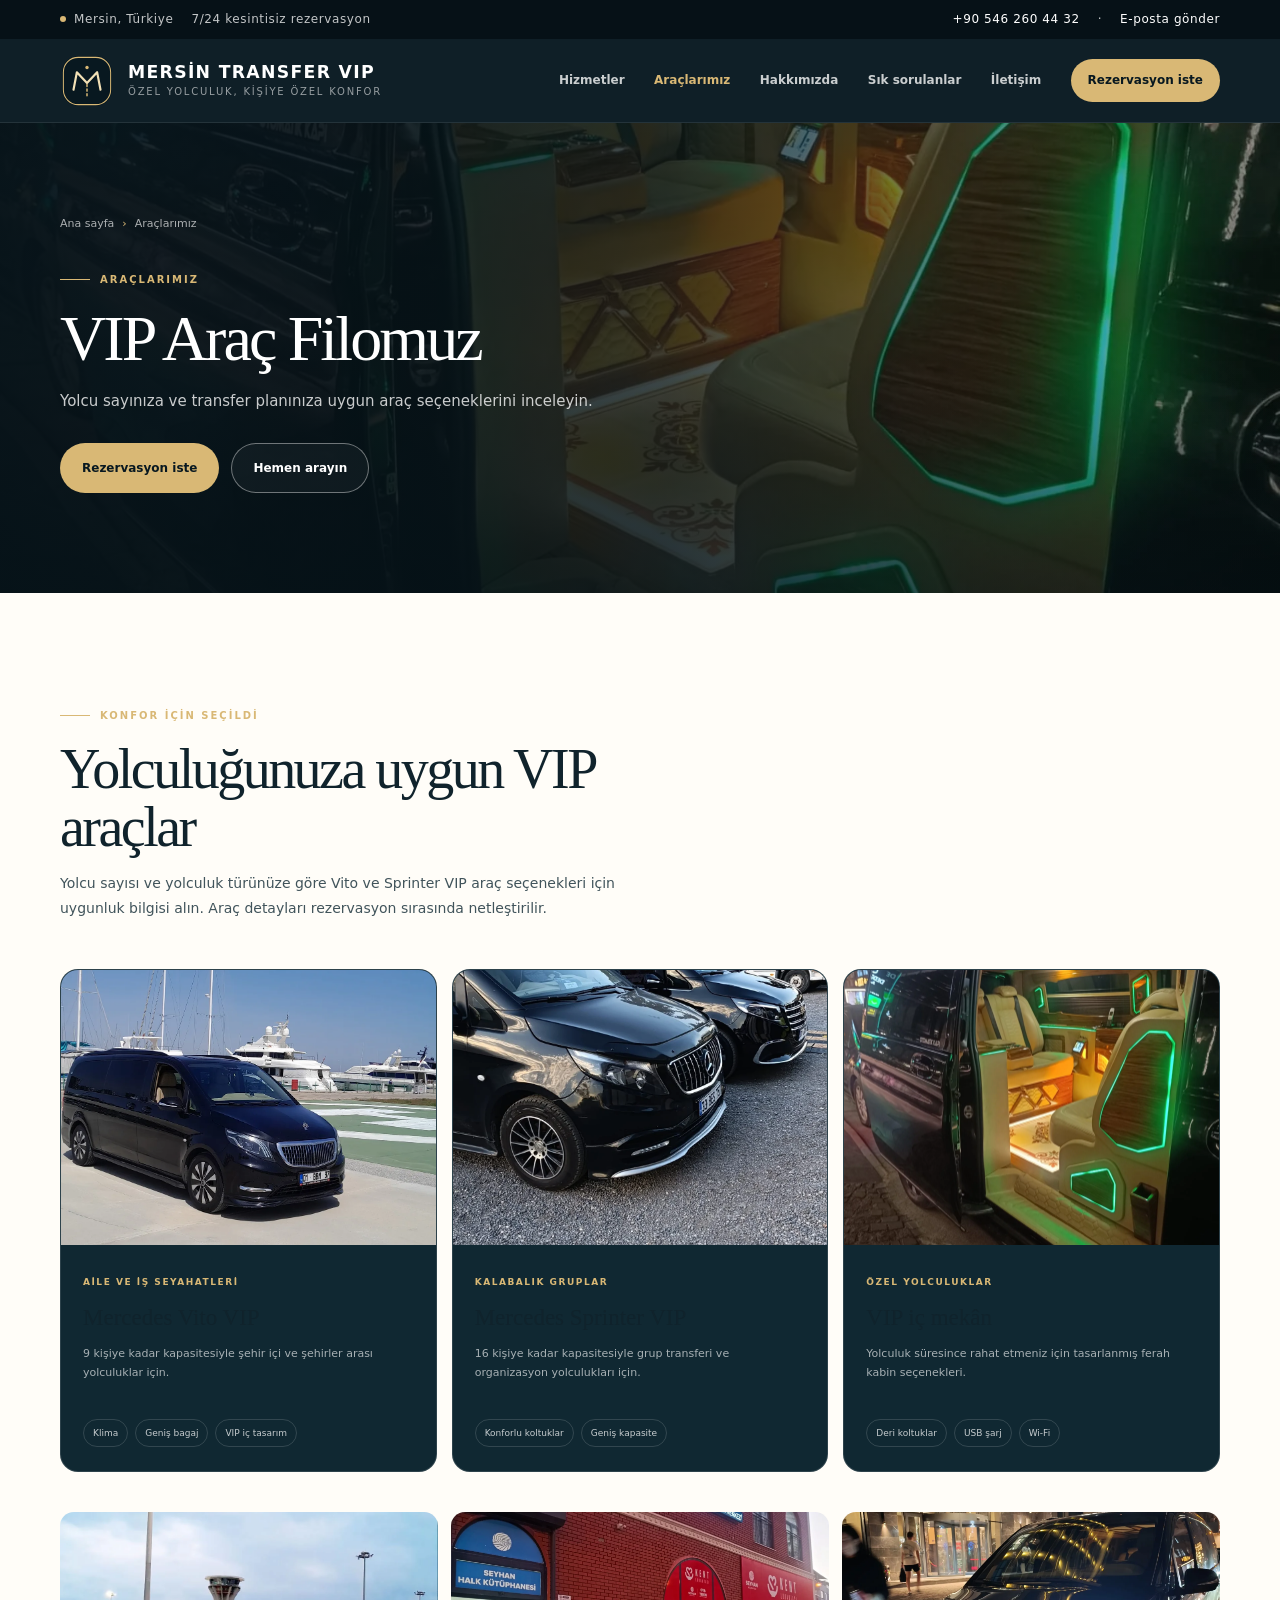
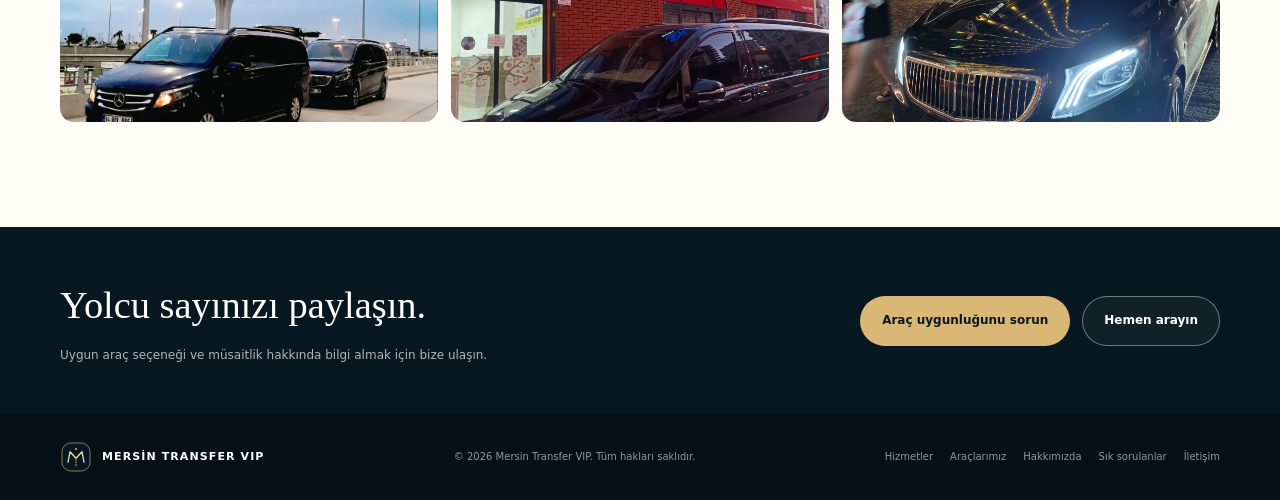
<file: araclarimiz.html>
<!doctype html>
<html lang="tr">
<head>
  <meta charset="utf-8">
  <meta name="viewport" content="width=device-width, initial-scale=1">
  <meta name="theme-color" content="#081820">
  <meta name="description" content="Mersin Transfer VIP araç seçenekleri: Mercedes Vito VIP, Sprinter VIP ve konforlu iç mekân.">
  <link rel="canonical" href="https://www.mersinviparac.com/araclarimiz.html">
  <link rel="icon" href="favicon.svg" type="image/svg+xml">
  <meta property="og:type" content="website">
  <meta property="og:locale" content="tr_TR">
  <meta property="og:title" content="VIP Araç Filosu | Mersin Transfer VIP">
  <meta property="og:description" content="Mersin Transfer VIP araç seçenekleri: Mercedes Vito VIP, Sprinter VIP ve konforlu iç mekân.">
  <meta property="og:image" content="https://www.mersinviparac.com/assets/images/fleet-5.webp">
  <title>VIP Araç Filosu | Mersin Transfer VIP</title>
  <link rel="stylesheet" href="assets/css/site.css">
  <script type="application/ld+json">
  {
    "@context": "https://schema.org",
    "@type": "LocalBusiness",
    "name": "Mersin Transfer VIP",
    "url": "https://www.mersinviparac.com/",
    "telephone": "+90 546 260 44 32",
    "email": "info@mersintransfervip.com",
    "address": {
      "@type": "PostalAddress",
      "addressLocality": "Yenişehir",
      "addressRegion": "Mersin",
      "addressCountry": "TR"
    },
    "areaServed": ["Mersin", "Türkiye"],
    "description": "Mersin Transfer VIP araç seçenekleri: Mercedes Vito VIP, Sprinter VIP ve konforlu iç mekân.",
    "openingHours": "Mo-Su 00:00-23:59"
  }
  </script>
</head>
<body>
  <a class="skip-link" href="#main">İçeriğe geç</a>
  <div class="topline">
    <div class="container topline-inner">
      <div class="topline-left"><span><i class="topline-dot"></i>Mersin, Türkiye</span><span>7/24 kesintisiz rezervasyon</span></div>
      <div class="topline-right"><a href="tel:+905462604432">+90 546 260 44 32</a><span aria-hidden="true">·</span><a href="mailto:info@mersintransfervip.com">E-posta gönder</a></div>
    </div>
  </div>
  <header class="site-header">
    <div class="container header-inner">
      <a class="brand" href="index.html" aria-label="Mersin Transfer VIP ana sayfa">
        <img class="brand-mark" src="assets/images/brand-mark.svg" alt="">
        <span class="brand-copy"><span class="brand-name">MERSİN TRANSFER VIP</span><span class="brand-sub">Özel yolculuk, kişiye özel konfor</span></span>
      </a>
      <button class="nav-toggle" type="button" aria-label="Menüyü aç" aria-expanded="false" aria-controls="site-nav">
        <svg viewBox="0 0 24 24" fill="none" stroke="currentColor" stroke-width="1.7" aria-hidden="true"><path d="M4 7h16M4 12h16M4 17h16"/></svg>
      </button>
      <nav class="nav" id="site-nav" aria-label="Ana menü">
        <a href="hizmetler.html">Hizmetler</a>
        <a href="araclarimiz.html" aria-current="page">Araçlarımız</a>
        <a href="hakkimizda.html">Hakkımızda</a>
        <a href="sss.html">Sık sorulanlar</a>
        <a href="iletisim.html">İletişim</a>
        <a class="nav-cta" href="iletisim.html">Rezervasyon iste</a>
      </nav>
    </div>
  </header>
  <main id="main">
    <section class="page-hero" aria-labelledby="page-title">
      <img class="page-hero-image" src="assets/images/fleet-5.webp" alt="VIP transfer aracının konforlu iç mekânı">
      <div class="page-hero-shade" aria-hidden="true"></div>
      <div class="container page-hero-content">
        <nav class="breadcrumbs" aria-label="Sayfa konumu"><a href="index.html">Ana sayfa</a><span class="breadcrumb-separator">›</span><span>Araçlarımız</span></nav>
        <span class="eyebrow">Araçlarımız</span>
        <h1 id="page-title">VIP Araç Filomuz</h1>
        <p>Yolcu sayınıza ve transfer planınıza uygun araç seçeneklerini inceleyin.</p>
        <div class="button-row"><a class="button button-gold" href="iletisim.html">Rezervasyon iste</a><a class="button button-outline" href="tel:+905462604432">Hemen arayın</a></div>
      </div>
    </section>
    <section class="section page-main"><div class="container">
  <div class="section-heading"><span class="eyebrow">Konfor için seçildi</span><h2>Yolculuğunuza uygun VIP araçlar</h2><p>Yolcu sayısı ve yolculuk türünüze göre Vito ve Sprinter VIP araç seçenekleri için uygunluk bilgisi alın. Araç detayları rezervasyon sırasında netleştirilir.</p></div>
  <div class="fleet-grid"><article class="fleet-card"><div class="fleet-card-image"><img src="assets/images/fleet-1.webp" alt="Mersin Transfer VIP filosunda Mercedes Vito VIP" loading="lazy"></div><div class="fleet-card-body"><span class="fleet-card-label">Aile ve iş seyahatleri</span><h3>Mercedes Vito VIP</h3><p>9 kişiye kadar kapasitesiyle şehir içi ve şehirler arası yolculuklar için.</p><div class="tag-row"><span class="tag">Klima</span><span class="tag">Geniş bagaj</span><span class="tag">VIP iç tasarım</span></div></div></article>
<article class="fleet-card"><div class="fleet-card-image"><img src="assets/images/fleet-2.webp" alt="Mersin Transfer VIP filosundaki transfer araçları" loading="lazy"></div><div class="fleet-card-body"><span class="fleet-card-label">Kalabalık gruplar</span><h3>Mercedes Sprinter VIP</h3><p>16 kişiye kadar kapasitesiyle grup transferi ve organizasyon yolculukları için.</p><div class="tag-row"><span class="tag">Konforlu koltuklar</span><span class="tag">Geniş kapasite</span></div></div></article>
<article class="fleet-card"><div class="fleet-card-image"><img src="assets/images/fleet-5.webp" alt="VIP transfer aracının deri koltuklu iç mekânı" loading="lazy"></div><div class="fleet-card-body"><span class="fleet-card-label">Özel yolculuklar</span><h3>VIP iç mekân</h3><p>Yolculuk süresince rahat etmeniz için tasarlanmış ferah kabin seçenekleri.</p><div class="tag-row"><span class="tag">Deri koltuklar</span><span class="tag">USB şarj</span><span class="tag">Wi-Fi</span></div></div></article></div>
  <div class="page-image-row"><img src="assets/images/fleet-3.webp" alt="Havalimanı transferi için VIP araç" loading="lazy"><img src="assets/images/fleet-6.webp" alt="Mersin'de hizmet veren transfer aracı" loading="lazy"><img src="assets/images/fleet-7.webp" alt="Gece yolculuğuna hazır VIP transfer aracı" loading="lazy"></div>
</div></section>
<section class="page-cta"><div class="container page-cta-inner"><div><h2>Yolcu sayınızı paylaşın.</h2><p>Uygun araç seçeneği ve müsaitlik hakkında bilgi almak için bize ulaşın.</p></div><div class="button-row"><a class="button button-gold" href="iletisim.html">Araç uygunluğunu sorun</a><a class="button button-outline" href="tel:+905462604432">Hemen arayın</a></div></div></section>
  </main>
  <footer class="site-footer">
    <div class="container footer-inner">
      <a class="footer-brand-lockup" href="index.html"><img class="footer-mark" src="assets/images/brand-mark.svg" alt=""><span>MERSİN TRANSFER VIP</span></a>
      <span>© <span id="year">2026</span> Mersin Transfer VIP. Tüm hakları saklıdır.</span>
      <div class="footer-links"><a href="hizmetler.html">Hizmetler</a><a href="araclarimiz.html">Araçlarımız</a><a href="hakkimizda.html">Hakkımızda</a><a href="sss.html">Sık sorulanlar</a><a href="iletisim.html">İletişim</a></div>
    </div>
  </footer>
  <div class="mobile-callbar" aria-label="Hızlı iletişim">
    <a class="button button-outline" href="tel:+905462604432">Ara</a>
    <a class="button button-gold" href="https://wa.me/905462604432?text=Merhaba%2C%20Mersin%20Transfer%20VIP%20hakk%C4%B1nda%20bilgi%20almak%20istiyorum." target="_blank" rel="noopener noreferrer">WhatsApp</a>
  </div>
  <script src="assets/js/site.js" defer></script>
</body>
</html>
</file>
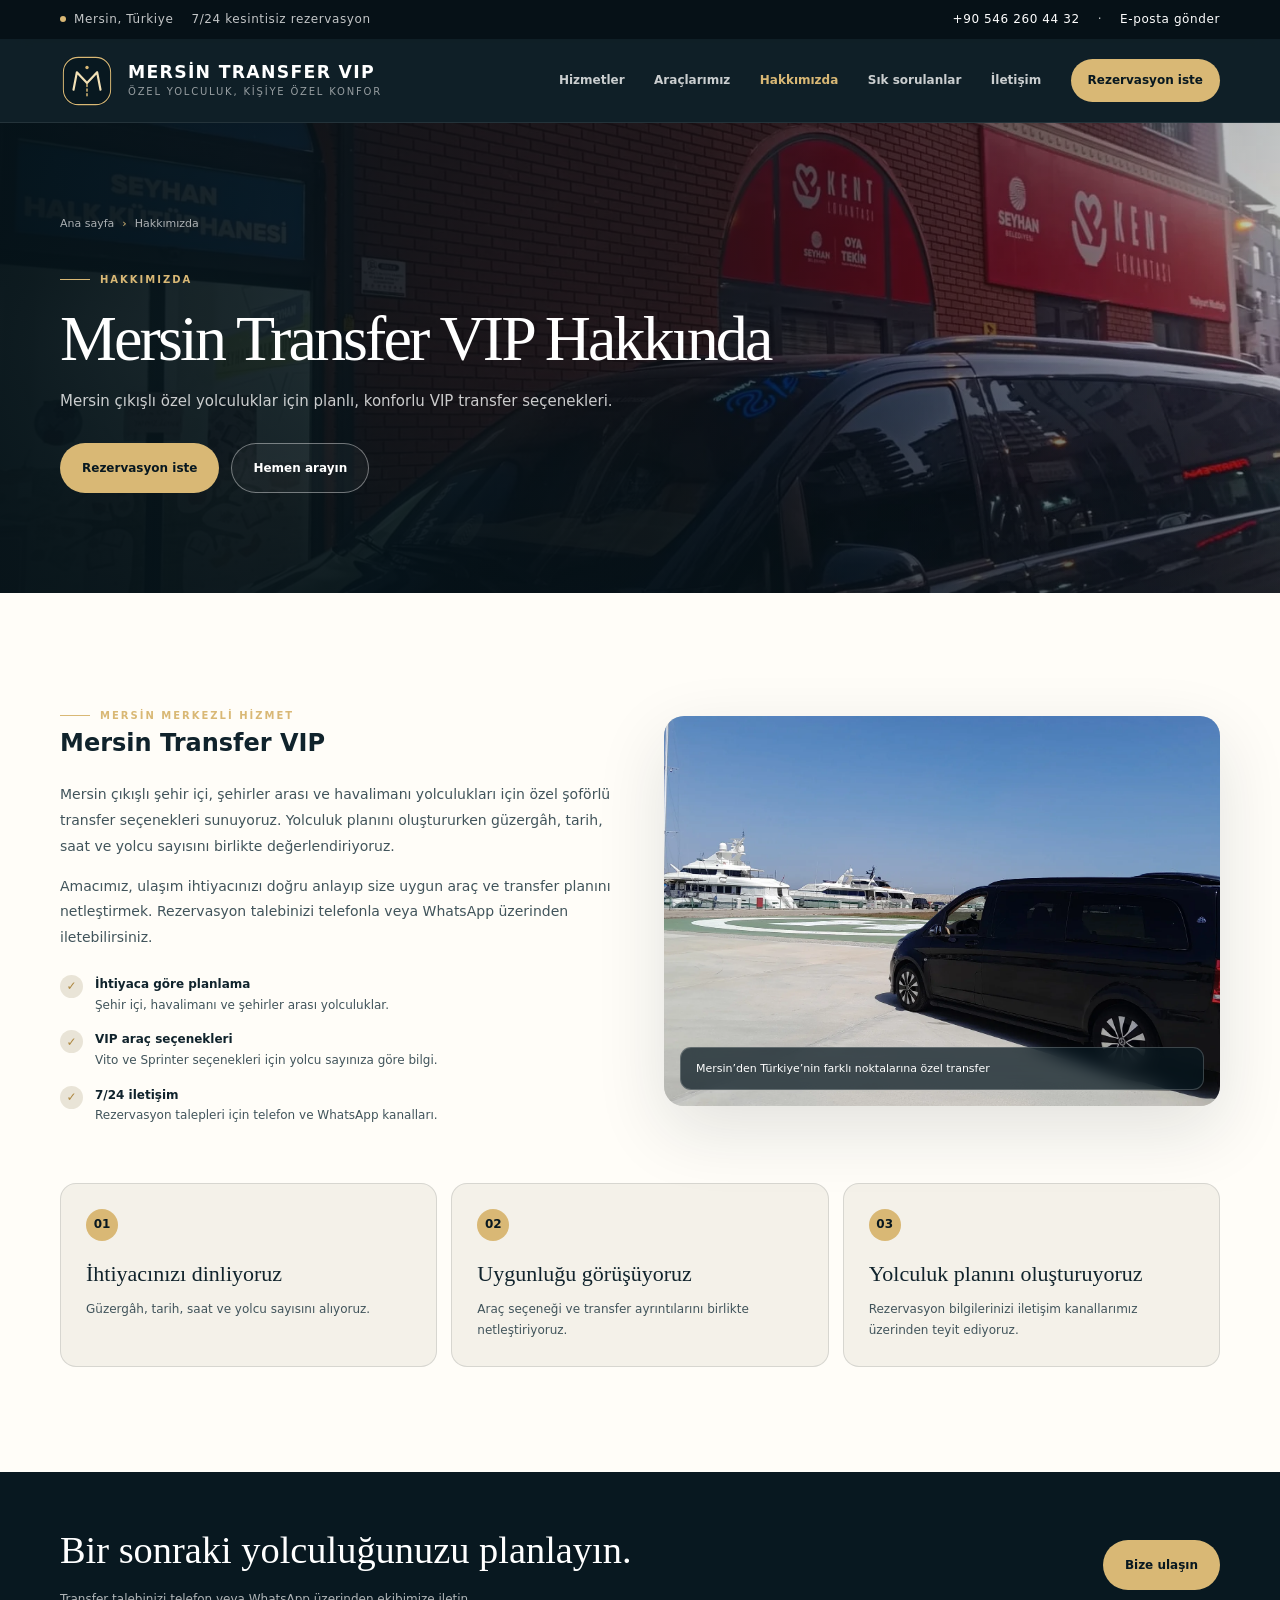
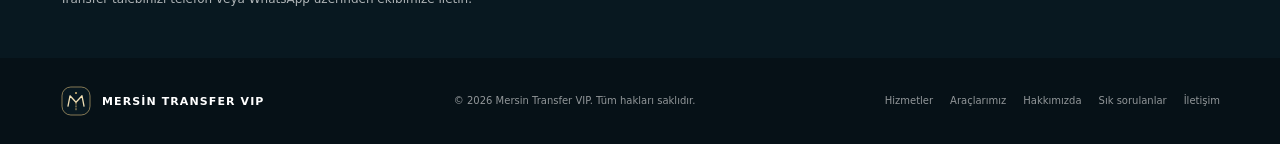
<file: hakkimizda.html>
<!doctype html>
<html lang="tr">
<head>
  <meta charset="utf-8">
  <meta name="viewport" content="width=device-width, initial-scale=1">
  <meta name="theme-color" content="#081820">
  <meta name="description" content="Mersin Transfer VIP’nin şehir içi, şehirler arası ve havalimanı transfer hizmetleri hakkında bilgi alın.">
  <link rel="canonical" href="https://www.mersinviparac.com/hakkimizda.html">
  <link rel="icon" href="favicon.svg" type="image/svg+xml">
  <meta property="og:type" content="website">
  <meta property="og:locale" content="tr_TR">
  <meta property="og:title" content="Hakkımızda | Mersin Transfer VIP">
  <meta property="og:description" content="Mersin Transfer VIP’nin şehir içi, şehirler arası ve havalimanı transfer hizmetleri hakkında bilgi alın.">
  <meta property="og:image" content="https://www.mersinviparac.com/assets/images/fleet-6.webp">
  <title>Hakkımızda | Mersin Transfer VIP</title>
  <link rel="stylesheet" href="assets/css/site.css">
  <script type="application/ld+json">
  {
    "@context": "https://schema.org",
    "@type": "LocalBusiness",
    "name": "Mersin Transfer VIP",
    "url": "https://www.mersinviparac.com/",
    "telephone": "+90 546 260 44 32",
    "email": "info@mersintransfervip.com",
    "address": {
      "@type": "PostalAddress",
      "addressLocality": "Yenişehir",
      "addressRegion": "Mersin",
      "addressCountry": "TR"
    },
    "areaServed": ["Mersin", "Türkiye"],
    "description": "Mersin Transfer VIP’nin şehir içi, şehirler arası ve havalimanı transfer hizmetleri hakkında bilgi alın.",
    "openingHours": "Mo-Su 00:00-23:59"
  }
  </script>
</head>
<body>
  <a class="skip-link" href="#main">İçeriğe geç</a>
  <div class="topline">
    <div class="container topline-inner">
      <div class="topline-left"><span><i class="topline-dot"></i>Mersin, Türkiye</span><span>7/24 kesintisiz rezervasyon</span></div>
      <div class="topline-right"><a href="tel:+905462604432">+90 546 260 44 32</a><span aria-hidden="true">·</span><a href="mailto:info@mersintransfervip.com">E-posta gönder</a></div>
    </div>
  </div>
  <header class="site-header">
    <div class="container header-inner">
      <a class="brand" href="index.html" aria-label="Mersin Transfer VIP ana sayfa">
        <img class="brand-mark" src="assets/images/brand-mark.svg" alt="">
        <span class="brand-copy"><span class="brand-name">MERSİN TRANSFER VIP</span><span class="brand-sub">Özel yolculuk, kişiye özel konfor</span></span>
      </a>
      <button class="nav-toggle" type="button" aria-label="Menüyü aç" aria-expanded="false" aria-controls="site-nav">
        <svg viewBox="0 0 24 24" fill="none" stroke="currentColor" stroke-width="1.7" aria-hidden="true"><path d="M4 7h16M4 12h16M4 17h16"/></svg>
      </button>
      <nav class="nav" id="site-nav" aria-label="Ana menü">
        <a href="hizmetler.html">Hizmetler</a>
        <a href="araclarimiz.html">Araçlarımız</a>
        <a href="hakkimizda.html" aria-current="page">Hakkımızda</a>
        <a href="sss.html">Sık sorulanlar</a>
        <a href="iletisim.html">İletişim</a>
        <a class="nav-cta" href="iletisim.html">Rezervasyon iste</a>
      </nav>
    </div>
  </header>
  <main id="main">
    <section class="page-hero" aria-labelledby="page-title">
      <img class="page-hero-image" src="assets/images/fleet-6.webp" alt="Mersin Transfer VIP aracı">
      <div class="page-hero-shade" aria-hidden="true"></div>
      <div class="container page-hero-content">
        <nav class="breadcrumbs" aria-label="Sayfa konumu"><a href="index.html">Ana sayfa</a><span class="breadcrumb-separator">›</span><span>Hakkımızda</span></nav>
        <span class="eyebrow">Hakkımızda</span>
        <h1 id="page-title">Mersin Transfer VIP Hakkında</h1>
        <p>Mersin çıkışlı özel yolculuklar için planlı, konforlu VIP transfer seçenekleri.</p>
        <div class="button-row"><a class="button button-gold" href="iletisim.html">Rezervasyon iste</a><a class="button button-outline" href="tel:+905462604432">Hemen arayın</a></div>
      </div>
    </section>
    <section class="section page-main"><div class="container">
  <div class="page-detail-grid">
    <div class="page-detail-copy"><span class="eyebrow">Mersin merkezli hizmet</span><h2>Mersin Transfer VIP</h2><p>Mersin çıkışlı şehir içi, şehirler arası ve havalimanı yolculukları için özel şoförlü transfer seçenekleri sunuyoruz. Yolculuk planını oluştururken güzergâh, tarih, saat ve yolcu sayısını birlikte değerlendiriyoruz.</p><p>Amacımız, ulaşım ihtiyacınızı doğru anlayıp size uygun araç ve transfer planını netleştirmek. Rezervasyon talebinizi telefonla veya WhatsApp üzerinden iletebilirsiniz.</p><ul class="benefit-list"><li><span class="check-icon">✓</span><div><strong>İhtiyaca göre planlama</strong><span>Şehir içi, havalimanı ve şehirler arası yolculuklar.</span></div></li><li><span class="check-icon">✓</span><div><strong>VIP araç seçenekleri</strong><span>Vito ve Sprinter seçenekleri için yolcu sayınıza göre bilgi.</span></div></li><li><span class="check-icon">✓</span><div><strong>7/24 iletişim</strong><span>Rezervasyon talepleri için telefon ve WhatsApp kanalları.</span></div></li></ul></div>
    <figure class="page-photo"><img src="assets/images/fleet-4.webp" alt="Mersin Transfer VIP araç filosundan bir araç" loading="lazy"><figcaption>Mersin’den Türkiye’nin farklı noktalarına özel transfer</figcaption></figure>
  </div>
  <div class="page-steps"><article class="page-step"><span class="page-step-number">01</span><h3>İhtiyacınızı dinliyoruz</h3><p>Güzergâh, tarih, saat ve yolcu sayısını alıyoruz.</p></article><article class="page-step"><span class="page-step-number">02</span><h3>Uygunluğu görüşüyoruz</h3><p>Araç seçeneği ve transfer ayrıntılarını birlikte netleştiriyoruz.</p></article><article class="page-step"><span class="page-step-number">03</span><h3>Yolculuk planını oluşturuyoruz</h3><p>Rezervasyon bilgilerinizi iletişim kanallarımız üzerinden teyit ediyoruz.</p></article></div>
</div></section>
<section class="page-cta"><div class="container page-cta-inner"><div><h2>Bir sonraki yolculuğunuzu planlayın.</h2><p>Transfer talebinizi telefon veya WhatsApp üzerinden ekibimize iletin.</p></div><a class="button button-gold" href="iletisim.html">Bize ulaşın</a></div></section>
  </main>
  <footer class="site-footer">
    <div class="container footer-inner">
      <a class="footer-brand-lockup" href="index.html"><img class="footer-mark" src="assets/images/brand-mark.svg" alt=""><span>MERSİN TRANSFER VIP</span></a>
      <span>© <span id="year">2026</span> Mersin Transfer VIP. Tüm hakları saklıdır.</span>
      <div class="footer-links"><a href="hizmetler.html">Hizmetler</a><a href="araclarimiz.html">Araçlarımız</a><a href="hakkimizda.html">Hakkımızda</a><a href="sss.html">Sık sorulanlar</a><a href="iletisim.html">İletişim</a></div>
    </div>
  </footer>
  <div class="mobile-callbar" aria-label="Hızlı iletişim">
    <a class="button button-outline" href="tel:+905462604432">Ara</a>
    <a class="button button-gold" href="https://wa.me/905462604432?text=Merhaba%2C%20Mersin%20Transfer%20VIP%20hakk%C4%B1nda%20bilgi%20almak%20istiyorum." target="_blank" rel="noopener noreferrer">WhatsApp</a>
  </div>
  <script src="assets/js/site.js" defer></script>
</body>
</html>
</file>
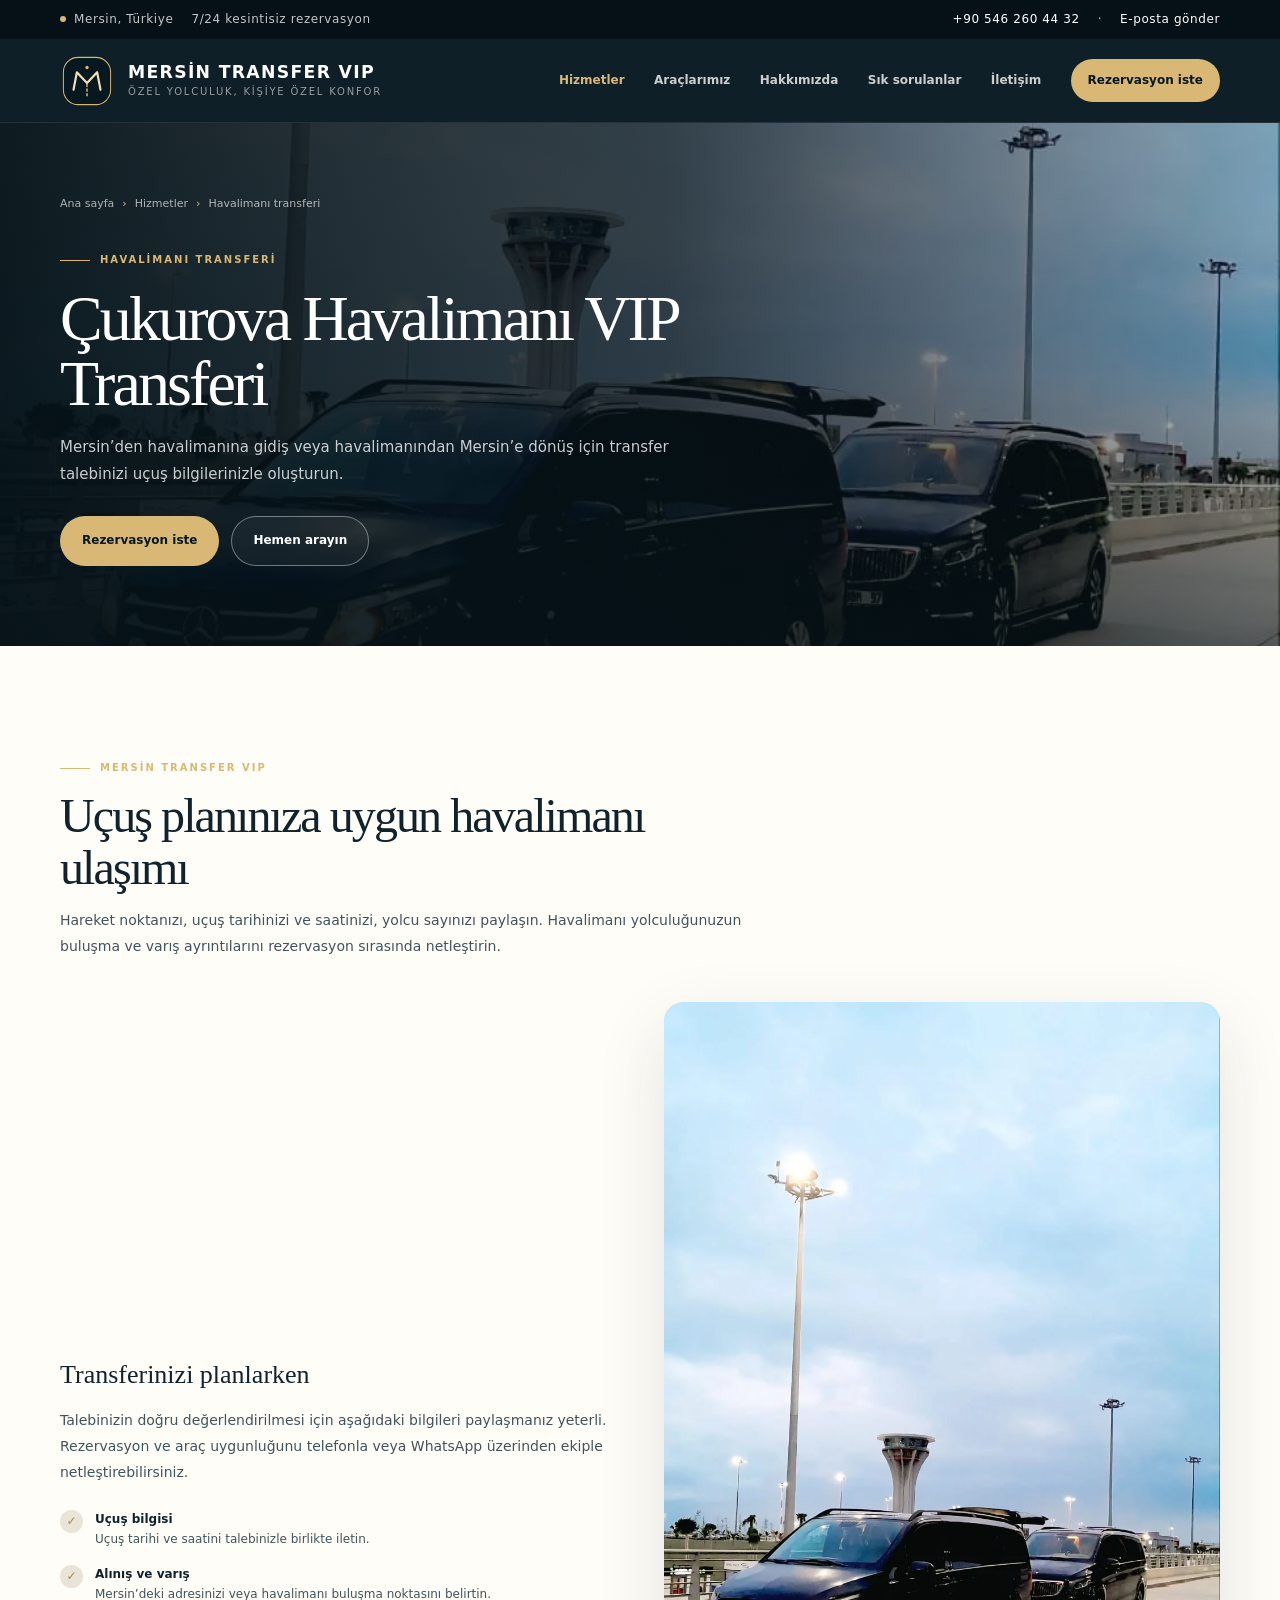
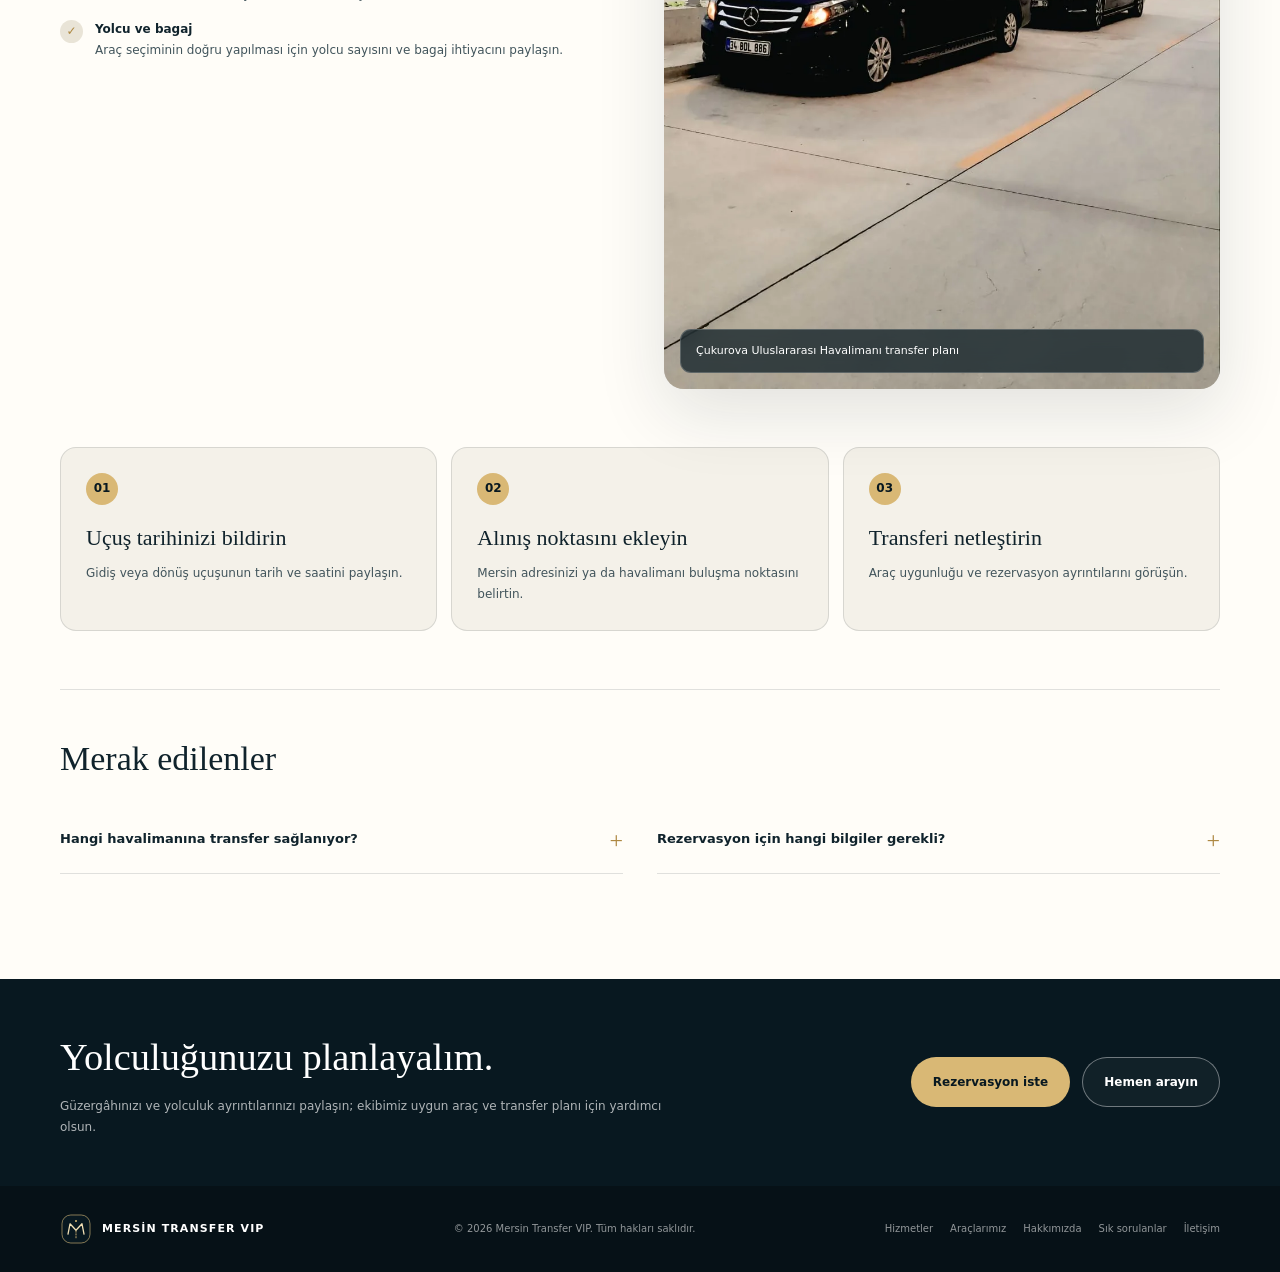
<file: havalimani-transferi.html>
<!doctype html>
<html lang="tr">
<head>
  <meta charset="utf-8">
  <meta name="viewport" content="width=device-width, initial-scale=1">
  <meta name="theme-color" content="#081820">
  <meta name="description" content="Mersin ile Çukurova Uluslararası Havalimanı arasında uçuş saatinize göre özel VIP transfer planlayın.">
  <link rel="canonical" href="https://www.mersinviparac.com/havalimani-transferi.html">
  <link rel="icon" href="favicon.svg" type="image/svg+xml">
  <meta property="og:type" content="website">
  <meta property="og:locale" content="tr_TR">
  <meta property="og:title" content="Çukurova Havalimanı VIP Transferi | Mersin Transfer VIP">
  <meta property="og:description" content="Mersin ile Çukurova Uluslararası Havalimanı arasında uçuş saatinize göre özel VIP transfer planlayın.">
  <meta property="og:image" content="https://www.mersinviparac.com/assets/images/fleet-3.webp">
  <title>Çukurova Havalimanı VIP Transferi | Mersin Transfer VIP</title>
  <link rel="stylesheet" href="assets/css/site.css">
  <script type="application/ld+json">
  {
    "@context": "https://schema.org",
    "@type": "LocalBusiness",
    "name": "Mersin Transfer VIP",
    "url": "https://www.mersinviparac.com/",
    "telephone": "+90 546 260 44 32",
    "email": "info@mersintransfervip.com",
    "address": {
      "@type": "PostalAddress",
      "addressLocality": "Yenişehir",
      "addressRegion": "Mersin",
      "addressCountry": "TR"
    },
    "areaServed": ["Mersin", "Türkiye"],
    "description": "Mersin ile Çukurova Uluslararası Havalimanı arasında uçuş saatinize göre özel VIP transfer planlayın.",
    "openingHours": "Mo-Su 00:00-23:59"
  }
  </script>
</head>
<body>
  <a class="skip-link" href="#main">İçeriğe geç</a>
  <div class="topline">
    <div class="container topline-inner">
      <div class="topline-left"><span><i class="topline-dot"></i>Mersin, Türkiye</span><span>7/24 kesintisiz rezervasyon</span></div>
      <div class="topline-right"><a href="tel:+905462604432">+90 546 260 44 32</a><span aria-hidden="true">·</span><a href="mailto:info@mersintransfervip.com">E-posta gönder</a></div>
    </div>
  </div>
  <header class="site-header">
    <div class="container header-inner">
      <a class="brand" href="index.html" aria-label="Mersin Transfer VIP ana sayfa">
        <img class="brand-mark" src="assets/images/brand-mark.svg" alt="">
        <span class="brand-copy"><span class="brand-name">MERSİN TRANSFER VIP</span><span class="brand-sub">Özel yolculuk, kişiye özel konfor</span></span>
      </a>
      <button class="nav-toggle" type="button" aria-label="Menüyü aç" aria-expanded="false" aria-controls="site-nav">
        <svg viewBox="0 0 24 24" fill="none" stroke="currentColor" stroke-width="1.7" aria-hidden="true"><path d="M4 7h16M4 12h16M4 17h16"/></svg>
      </button>
      <nav class="nav" id="site-nav" aria-label="Ana menü">
        <a href="hizmetler.html" aria-current="page">Hizmetler</a>
        <a href="araclarimiz.html">Araçlarımız</a>
        <a href="hakkimizda.html">Hakkımızda</a>
        <a href="sss.html">Sık sorulanlar</a>
        <a href="iletisim.html">İletişim</a>
        <a class="nav-cta" href="iletisim.html">Rezervasyon iste</a>
      </nav>
    </div>
  </header>
  <main id="main">
    <section class="page-hero" aria-labelledby="page-title">
      <img class="page-hero-image" src="assets/images/fleet-3.webp" alt="Çukurova Havalimanı transfer planı için VIP araç">
      <div class="page-hero-shade" aria-hidden="true"></div>
      <div class="container page-hero-content">
        <nav class="breadcrumbs" aria-label="Sayfa konumu"><a href="index.html">Ana sayfa</a><span class="breadcrumb-separator">›</span><a href="hizmetler.html">Hizmetler</a><span class="breadcrumb-separator">›</span><span>Havalimanı transferi</span></nav>
        <span class="eyebrow">Havalimanı transferi</span>
        <h1 id="page-title">Çukurova Havalimanı VIP Transferi</h1>
        <p>Mersin’den havalimanına gidiş veya havalimanından Mersin’e dönüş için transfer talebinizi uçuş bilgilerinizle oluşturun.</p>
        <div class="button-row"><a class="button button-gold" href="iletisim.html">Rezervasyon iste</a><a class="button button-outline" href="tel:+905462604432">Hemen arayın</a></div>
      </div>
    </section>
    <section class="section page-main">
      <div class="container">
        <div class="page-intro"><span class="eyebrow">MERSİN TRANSFER VIP</span><h2>Uçuş planınıza uygun havalimanı ulaşımı</h2><p>Hareket noktanızı, uçuş tarihinizi ve saatinizi, yolcu sayınızı paylaşın. Havalimanı yolculuğunuzun buluşma ve varış ayrıntılarını rezervasyon sırasında netleştirin.</p></div>
        <div class="page-detail-grid">
          <div class="page-detail-copy"><h3>Transferinizi planlarken</h3><p>Talebinizin doğru değerlendirilmesi için aşağıdaki bilgileri paylaşmanız yeterli. Rezervasyon ve araç uygunluğunu telefonla veya WhatsApp üzerinden ekiple netleştirebilirsiniz.</p><ul class="benefit-list"><li><span class="check-icon" aria-hidden="true">✓</span><div><strong>Uçuş bilgisi</strong><span>Uçuş tarihi ve saatini talebinizle birlikte iletin.</span></div></li><li><span class="check-icon" aria-hidden="true">✓</span><div><strong>Alınış ve varış</strong><span>Mersin’deki adresinizi veya havalimanı buluşma noktasını belirtin.</span></div></li><li><span class="check-icon" aria-hidden="true">✓</span><div><strong>Yolcu ve bagaj</strong><span>Araç seçiminin doğru yapılması için yolcu sayısını ve bagaj ihtiyacını paylaşın.</span></div></li></ul></div>
          <figure class="page-photo"><img src="assets/images/fleet-3.webp" alt="Çukurova Havalimanı transfer planı için VIP araç" loading="lazy"><figcaption>Çukurova Uluslararası Havalimanı transfer planı</figcaption></figure>
        </div>
        <div class="page-steps"><article class="page-step"><span class="page-step-number">01</span><h3>Uçuş tarihinizi bildirin</h3><p>Gidiş veya dönüş uçuşunun tarih ve saatini paylaşın.</p></article><article class="page-step"><span class="page-step-number">02</span><h3>Alınış noktasını ekleyin</h3><p>Mersin adresinizi ya da havalimanı buluşma noktasını belirtin.</p></article><article class="page-step"><span class="page-step-number">03</span><h3>Transferi netleştirin</h3><p>Araç uygunluğu ve rezervasyon ayrıntılarını görüşün.</p></article></div>
        <div class="page-faq"><h2>Merak edilenler</h2><div class="page-faq-list"><details class="faq-item"><summary>Hangi havalimanına transfer sağlanıyor?</summary><p>Mersin ile Çukurova Uluslararası Havalimanı arasındaki transfer talebinizi iletebilirsiniz.</p></details><details class="faq-item"><summary>Rezervasyon için hangi bilgiler gerekli?</summary><p>Uçuş tarihi ve saati, alınış noktası, yolcu sayısı ve iletişim bilginizi paylaşmanız planlama için yardımcı olur.</p></details></div></div>
      </div>
    </section>
    <section class="page-cta"><div class="container page-cta-inner"><div><h2>Yolculuğunuzu planlayalım.</h2><p>Güzergâhınızı ve yolculuk ayrıntılarınızı paylaşın; ekibimiz uygun araç ve transfer planı için yardımcı olsun.</p></div><div class="button-row"><a class="button button-gold" href="iletisim.html">Rezervasyon iste</a><a class="button button-outline" href="tel:+905462604432">Hemen arayın</a></div></div></section>
  </main>
  <footer class="site-footer">
    <div class="container footer-inner">
      <a class="footer-brand-lockup" href="index.html"><img class="footer-mark" src="assets/images/brand-mark.svg" alt=""><span>MERSİN TRANSFER VIP</span></a>
      <span>© <span id="year">2026</span> Mersin Transfer VIP. Tüm hakları saklıdır.</span>
      <div class="footer-links"><a href="hizmetler.html">Hizmetler</a><a href="araclarimiz.html">Araçlarımız</a><a href="hakkimizda.html">Hakkımızda</a><a href="sss.html">Sık sorulanlar</a><a href="iletisim.html">İletişim</a></div>
    </div>
  </footer>
  <div class="mobile-callbar" aria-label="Hızlı iletişim">
    <a class="button button-outline" href="tel:+905462604432">Ara</a>
    <a class="button button-gold" href="https://wa.me/905462604432?text=Merhaba%2C%20Mersin%20Transfer%20VIP%20hakk%C4%B1nda%20bilgi%20almak%20istiyorum." target="_blank" rel="noopener noreferrer">WhatsApp</a>
  </div>
  <script src="assets/js/site.js" defer></script>
</body>
</html>
</file>
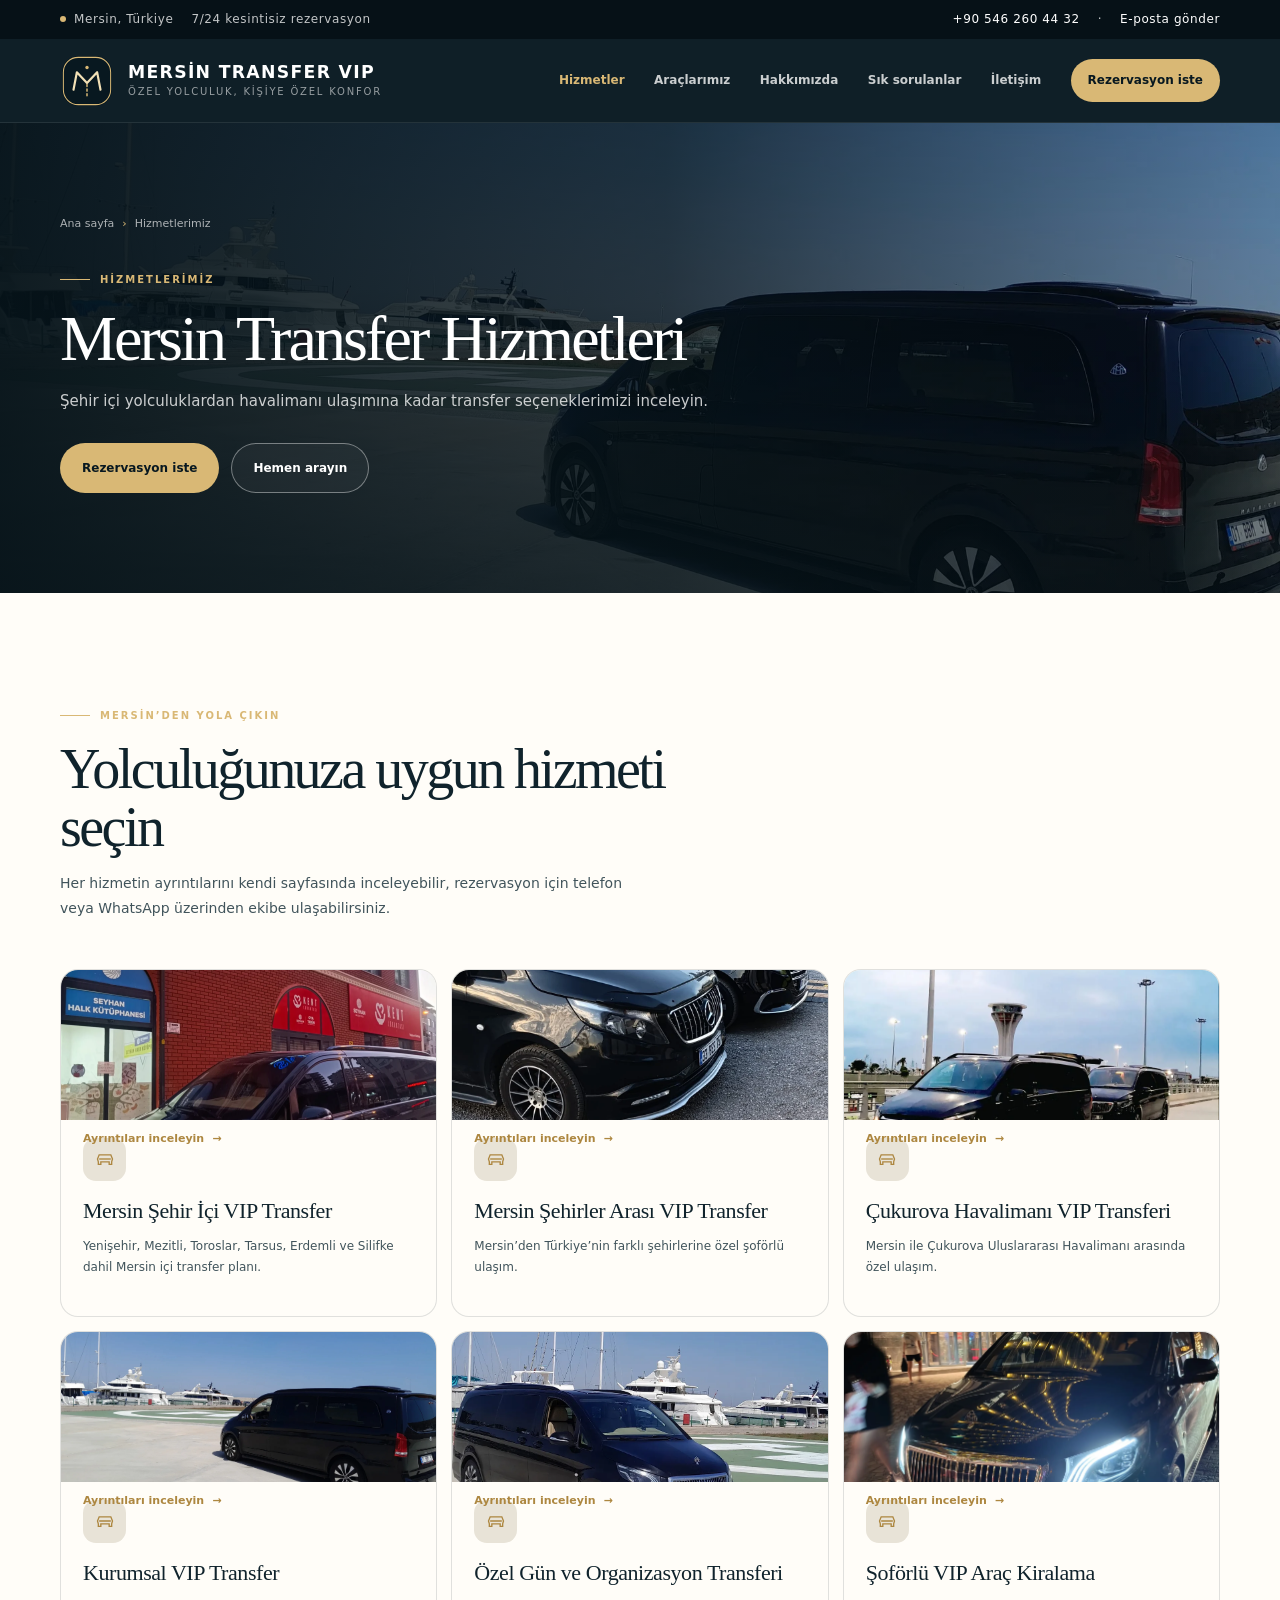
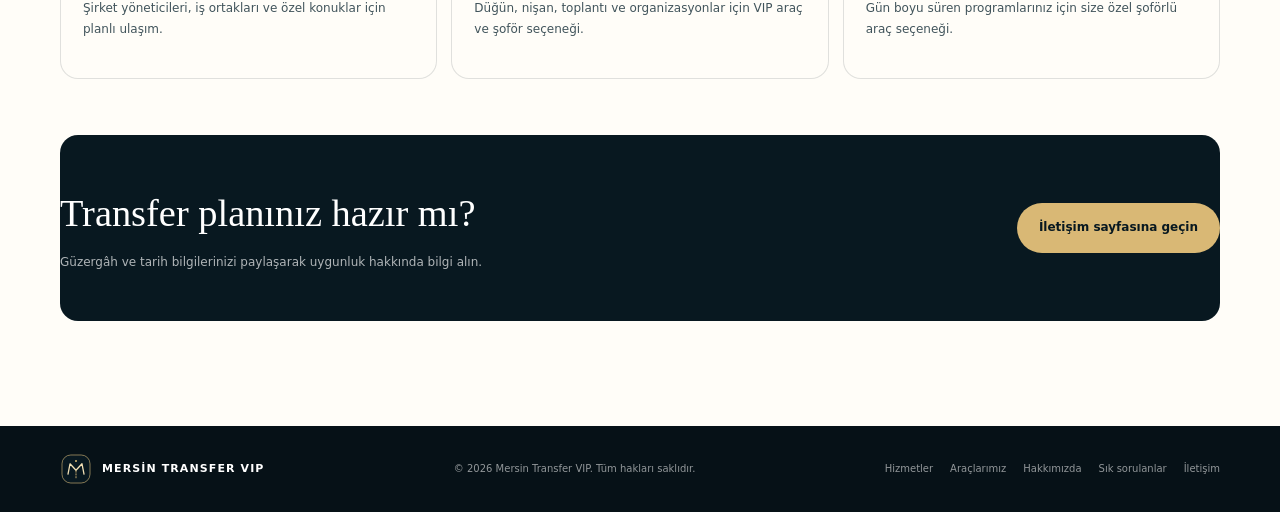
<file: hizmetler.html>
<!doctype html>
<html lang="tr">
<head>
  <meta charset="utf-8">
  <meta name="viewport" content="width=device-width, initial-scale=1">
  <meta name="theme-color" content="#081820">
  <meta name="description" content="Mersin şehir içi, şehirler arası, havalimanı, kurumsal ve özel gün transfer hizmetleri.">
  <link rel="canonical" href="https://www.mersinviparac.com/hizmetler.html">
  <link rel="icon" href="favicon.svg" type="image/svg+xml">
  <meta property="og:type" content="website">
  <meta property="og:locale" content="tr_TR">
  <meta property="og:title" content="Mersin VIP Transfer Hizmetleri | Mersin Transfer VIP">
  <meta property="og:description" content="Mersin şehir içi, şehirler arası, havalimanı, kurumsal ve özel gün transfer hizmetleri.">
  <meta property="og:image" content="https://www.mersinviparac.com/assets/images/fleet-4.webp">
  <title>Mersin VIP Transfer Hizmetleri | Mersin Transfer VIP</title>
  <link rel="stylesheet" href="assets/css/site.css">
  <script type="application/ld+json">
  {
    "@context": "https://schema.org",
    "@type": "LocalBusiness",
    "name": "Mersin Transfer VIP",
    "url": "https://www.mersinviparac.com/",
    "telephone": "+90 546 260 44 32",
    "email": "info@mersintransfervip.com",
    "address": {
      "@type": "PostalAddress",
      "addressLocality": "Yenişehir",
      "addressRegion": "Mersin",
      "addressCountry": "TR"
    },
    "areaServed": ["Mersin", "Türkiye"],
    "description": "Mersin şehir içi, şehirler arası, havalimanı, kurumsal ve özel gün transfer hizmetleri.",
    "openingHours": "Mo-Su 00:00-23:59"
  }
  </script>
</head>
<body>
  <a class="skip-link" href="#main">İçeriğe geç</a>
  <div class="topline">
    <div class="container topline-inner">
      <div class="topline-left"><span><i class="topline-dot"></i>Mersin, Türkiye</span><span>7/24 kesintisiz rezervasyon</span></div>
      <div class="topline-right"><a href="tel:+905462604432">+90 546 260 44 32</a><span aria-hidden="true">·</span><a href="mailto:info@mersintransfervip.com">E-posta gönder</a></div>
    </div>
  </div>
  <header class="site-header">
    <div class="container header-inner">
      <a class="brand" href="index.html" aria-label="Mersin Transfer VIP ana sayfa">
        <img class="brand-mark" src="assets/images/brand-mark.svg" alt="">
        <span class="brand-copy"><span class="brand-name">MERSİN TRANSFER VIP</span><span class="brand-sub">Özel yolculuk, kişiye özel konfor</span></span>
      </a>
      <button class="nav-toggle" type="button" aria-label="Menüyü aç" aria-expanded="false" aria-controls="site-nav">
        <svg viewBox="0 0 24 24" fill="none" stroke="currentColor" stroke-width="1.7" aria-hidden="true"><path d="M4 7h16M4 12h16M4 17h16"/></svg>
      </button>
      <nav class="nav" id="site-nav" aria-label="Ana menü">
        <a href="hizmetler.html" aria-current="page">Hizmetler</a>
        <a href="araclarimiz.html">Araçlarımız</a>
        <a href="hakkimizda.html">Hakkımızda</a>
        <a href="sss.html">Sık sorulanlar</a>
        <a href="iletisim.html">İletişim</a>
        <a class="nav-cta" href="iletisim.html">Rezervasyon iste</a>
      </nav>
    </div>
  </header>
  <main id="main">
    <section class="page-hero" aria-labelledby="page-title">
      <img class="page-hero-image" src="assets/images/fleet-4.webp" alt="Mersin Transfer VIP araç filosundan görünüm">
      <div class="page-hero-shade" aria-hidden="true"></div>
      <div class="container page-hero-content">
        <nav class="breadcrumbs" aria-label="Sayfa konumu"><a href="index.html">Ana sayfa</a><span class="breadcrumb-separator">›</span><span>Hizmetlerimiz</span></nav>
        <span class="eyebrow">Hizmetlerimiz</span>
        <h1 id="page-title">Mersin Transfer Hizmetleri</h1>
        <p>Şehir içi yolculuklardan havalimanı ulaşımına kadar transfer seçeneklerimizi inceleyin.</p>
        <div class="button-row"><a class="button button-gold" href="iletisim.html">Rezervasyon iste</a><a class="button button-outline" href="tel:+905462604432">Hemen arayın</a></div>
      </div>
    </section>
    <section class="section page-main"><div class="container">
  <div class="section-heading"><span class="eyebrow">Mersin’den yola çıkın</span><h2>Yolculuğunuza uygun hizmeti seçin</h2><p>Her hizmetin ayrıntılarını kendi sayfasında inceleyebilir, rezervasyon için telefon veya WhatsApp üzerinden ekibe ulaşabilirsiniz.</p></div>
  <div class="service-grid page-service-grid"><article class="service-card service-card--visual">
      <img class="service-card-image" src="assets/images/fleet-6.webp" alt="Mersin şehir içi yolculuklarında kullanılan VIP transfer aracı" loading="lazy">
      <span class="service-icon" aria-hidden="true"><svg viewBox="0 0 24 24" fill="none" stroke="currentColor" stroke-width="1.6"><path d="M4 15.5 3 12l2-5h14l2 5-1 3.5v3h-3v-3H7v3H4z"/><path d="M5 12h14"/></svg></span>
      <h3>Mersin Şehir İçi VIP Transfer</h3>
      <p>Yenişehir, Mezitli, Toroslar, Tarsus, Erdemli ve Silifke dahil Mersin içi transfer planı.</p>
      <a class="service-link" href="sehir-ici-vip-transfer.html">Ayrıntıları inceleyin <span aria-hidden="true">→</span></a>
    </article><article class="service-card service-card--visual">
      <img class="service-card-image" src="assets/images/fleet-2.webp" alt="Şehirler arası VIP transfer için araç filosu" loading="lazy">
      <span class="service-icon" aria-hidden="true"><svg viewBox="0 0 24 24" fill="none" stroke="currentColor" stroke-width="1.6"><path d="M4 15.5 3 12l2-5h14l2 5-1 3.5v3h-3v-3H7v3H4z"/><path d="M5 12h14"/></svg></span>
      <h3>Mersin Şehirler Arası VIP Transfer</h3>
      <p>Mersin’den Türkiye’nin farklı şehirlerine özel şoförlü ulaşım.</p>
      <a class="service-link" href="sehirler-arasi-transfer.html">Ayrıntıları inceleyin <span aria-hidden="true">→</span></a>
    </article><article class="service-card service-card--visual">
      <img class="service-card-image" src="assets/images/fleet-3.webp" alt="Çukurova Havalimanı transfer planı için VIP araç" loading="lazy">
      <span class="service-icon" aria-hidden="true"><svg viewBox="0 0 24 24" fill="none" stroke="currentColor" stroke-width="1.6"><path d="M4 15.5 3 12l2-5h14l2 5-1 3.5v3h-3v-3H7v3H4z"/><path d="M5 12h14"/></svg></span>
      <h3>Çukurova Havalimanı VIP Transferi</h3>
      <p>Mersin ile Çukurova Uluslararası Havalimanı arasında özel ulaşım.</p>
      <a class="service-link" href="havalimani-transferi.html">Ayrıntıları inceleyin <span aria-hidden="true">→</span></a>
    </article><article class="service-card service-card--visual">
      <img class="service-card-image" src="assets/images/fleet-4.webp" alt="Kurumsal yolculuklar için VIP transfer aracı" loading="lazy">
      <span class="service-icon" aria-hidden="true"><svg viewBox="0 0 24 24" fill="none" stroke="currentColor" stroke-width="1.6"><path d="M4 15.5 3 12l2-5h14l2 5-1 3.5v3h-3v-3H7v3H4z"/><path d="M5 12h14"/></svg></span>
      <h3>Kurumsal VIP Transfer</h3>
      <p>Şirket yöneticileri, iş ortakları ve özel konuklar için planlı ulaşım.</p>
      <a class="service-link" href="kurumsal-transfer.html">Ayrıntıları inceleyin <span aria-hidden="true">→</span></a>
    </article><article class="service-card service-card--visual">
      <img class="service-card-image" src="assets/images/fleet-1.webp" alt="Özel gün yolculuğuna hazır VIP transfer aracı" loading="lazy">
      <span class="service-icon" aria-hidden="true"><svg viewBox="0 0 24 24" fill="none" stroke="currentColor" stroke-width="1.6"><path d="M4 15.5 3 12l2-5h14l2 5-1 3.5v3h-3v-3H7v3H4z"/><path d="M5 12h14"/></svg></span>
      <h3>Özel Gün ve Organizasyon Transferi</h3>
      <p>Düğün, nişan, toplantı ve organizasyonlar için VIP araç ve şoför seçeneği.</p>
      <a class="service-link" href="ozel-gun-transferleri.html">Ayrıntıları inceleyin <span aria-hidden="true">→</span></a>
    </article><article class="service-card service-card--visual">
      <img class="service-card-image" src="assets/images/fleet-7.webp" alt="Şoförlü VIP araç hizmeti için transfer aracı" loading="lazy">
      <span class="service-icon" aria-hidden="true"><svg viewBox="0 0 24 24" fill="none" stroke="currentColor" stroke-width="1.6"><path d="M4 15.5 3 12l2-5h14l2 5-1 3.5v3h-3v-3H7v3H4z"/><path d="M5 12h14"/></svg></span>
      <h3>Şoförlü VIP Araç Kiralama</h3>
      <p>Gün boyu süren programlarınız için size özel şoförlü araç seçeneği.</p>
      <a class="service-link" href="soforlu-arac-kiralama.html">Ayrıntıları inceleyin <span aria-hidden="true">→</span></a>
    </article></div>
  <div class="page-cta" style="margin-top:56px;border-radius:18px"><div class="page-cta-inner"><div><h2>Transfer planınız hazır mı?</h2><p>Güzergâh ve tarih bilgilerinizi paylaşarak uygunluk hakkında bilgi alın.</p></div><a class="button button-gold" href="iletisim.html">İletişim sayfasına geçin</a></div></div>
</div></section>
  </main>
  <footer class="site-footer">
    <div class="container footer-inner">
      <a class="footer-brand-lockup" href="index.html"><img class="footer-mark" src="assets/images/brand-mark.svg" alt=""><span>MERSİN TRANSFER VIP</span></a>
      <span>© <span id="year">2026</span> Mersin Transfer VIP. Tüm hakları saklıdır.</span>
      <div class="footer-links"><a href="hizmetler.html">Hizmetler</a><a href="araclarimiz.html">Araçlarımız</a><a href="hakkimizda.html">Hakkımızda</a><a href="sss.html">Sık sorulanlar</a><a href="iletisim.html">İletişim</a></div>
    </div>
  </footer>
  <div class="mobile-callbar" aria-label="Hızlı iletişim">
    <a class="button button-outline" href="tel:+905462604432">Ara</a>
    <a class="button button-gold" href="https://wa.me/905462604432?text=Merhaba%2C%20Mersin%20Transfer%20VIP%20hakk%C4%B1nda%20bilgi%20almak%20istiyorum." target="_blank" rel="noopener noreferrer">WhatsApp</a>
  </div>
  <script src="assets/js/site.js" defer></script>
</body>
</html>
</file>
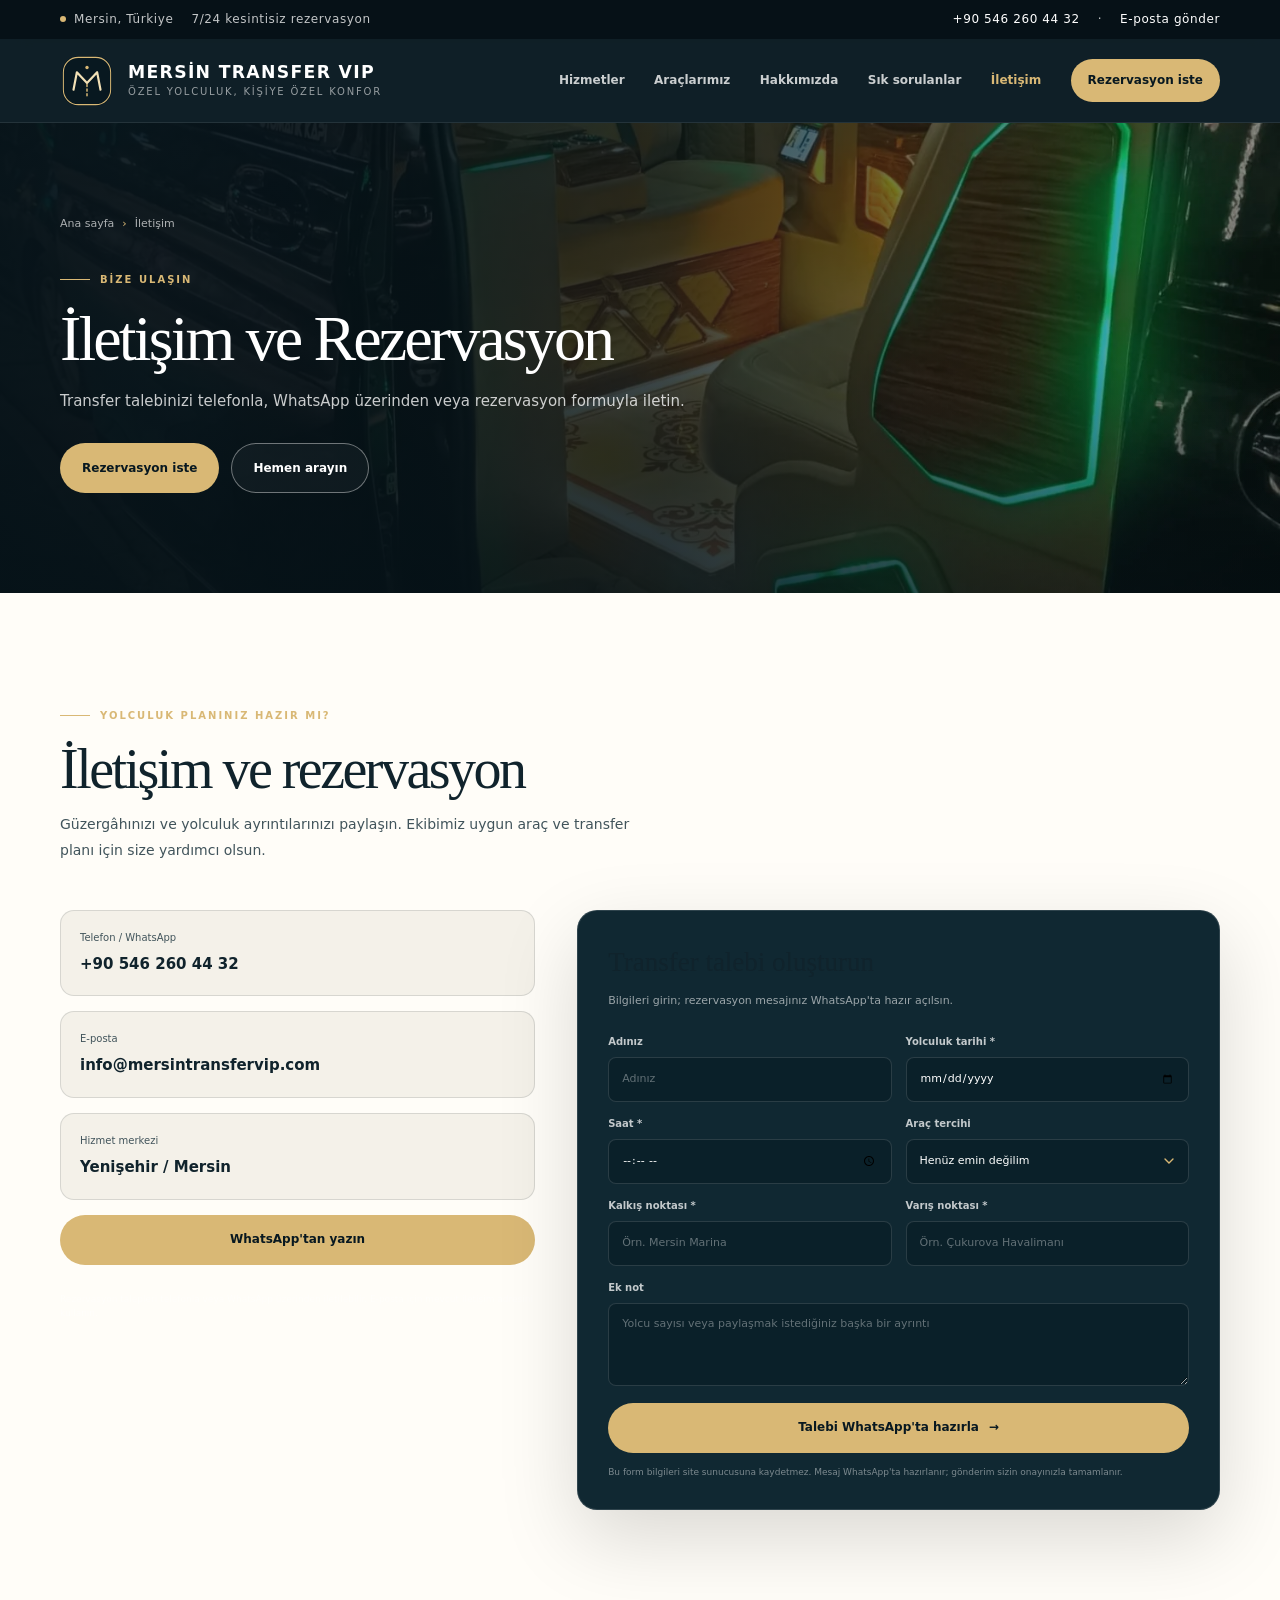
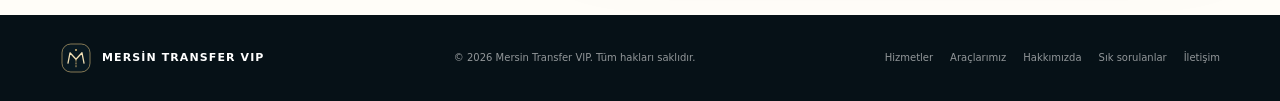
<file: iletisim.html>
<!doctype html>
<html lang="tr">
<head>
  <meta charset="utf-8">
  <meta name="viewport" content="width=device-width, initial-scale=1">
  <meta name="theme-color" content="#081820">
  <meta name="description" content="Mersin Transfer VIP telefon, WhatsApp ve rezervasyon bilgileri. Yolculuk talebinizi çevrimiçi oluşturun.">
  <link rel="canonical" href="https://www.mersinviparac.com/iletisim.html">
  <link rel="icon" href="favicon.svg" type="image/svg+xml">
  <meta property="og:type" content="website">
  <meta property="og:locale" content="tr_TR">
  <meta property="og:title" content="İletişim ve Rezervasyon | Mersin Transfer VIP">
  <meta property="og:description" content="Mersin Transfer VIP telefon, WhatsApp ve rezervasyon bilgileri. Yolculuk talebinizi çevrimiçi oluşturun.">
  <meta property="og:image" content="https://www.mersinviparac.com/assets/images/fleet-5.webp">
  <title>İletişim ve Rezervasyon | Mersin Transfer VIP</title>
  <link rel="stylesheet" href="assets/css/site.css">
  <script type="application/ld+json">
  {
    "@context": "https://schema.org",
    "@type": "LocalBusiness",
    "name": "Mersin Transfer VIP",
    "url": "https://www.mersinviparac.com/",
    "telephone": "+90 546 260 44 32",
    "email": "info@mersintransfervip.com",
    "address": {
      "@type": "PostalAddress",
      "addressLocality": "Yenişehir",
      "addressRegion": "Mersin",
      "addressCountry": "TR"
    },
    "areaServed": ["Mersin", "Türkiye"],
    "description": "Mersin Transfer VIP telefon, WhatsApp ve rezervasyon bilgileri. Yolculuk talebinizi çevrimiçi oluşturun.",
    "openingHours": "Mo-Su 00:00-23:59"
  }
  </script>
</head>
<body>
  <a class="skip-link" href="#main">İçeriğe geç</a>
  <div class="topline">
    <div class="container topline-inner">
      <div class="topline-left"><span><i class="topline-dot"></i>Mersin, Türkiye</span><span>7/24 kesintisiz rezervasyon</span></div>
      <div class="topline-right"><a href="tel:+905462604432">+90 546 260 44 32</a><span aria-hidden="true">·</span><a href="mailto:info@mersintransfervip.com">E-posta gönder</a></div>
    </div>
  </div>
  <header class="site-header">
    <div class="container header-inner">
      <a class="brand" href="index.html" aria-label="Mersin Transfer VIP ana sayfa">
        <img class="brand-mark" src="assets/images/brand-mark.svg" alt="">
        <span class="brand-copy"><span class="brand-name">MERSİN TRANSFER VIP</span><span class="brand-sub">Özel yolculuk, kişiye özel konfor</span></span>
      </a>
      <button class="nav-toggle" type="button" aria-label="Menüyü aç" aria-expanded="false" aria-controls="site-nav">
        <svg viewBox="0 0 24 24" fill="none" stroke="currentColor" stroke-width="1.7" aria-hidden="true"><path d="M4 7h16M4 12h16M4 17h16"/></svg>
      </button>
      <nav class="nav" id="site-nav" aria-label="Ana menü">
        <a href="hizmetler.html">Hizmetler</a>
        <a href="araclarimiz.html">Araçlarımız</a>
        <a href="hakkimizda.html">Hakkımızda</a>
        <a href="sss.html">Sık sorulanlar</a>
        <a href="iletisim.html" aria-current="page">İletişim</a>
        <a class="nav-cta" href="iletisim.html">Rezervasyon iste</a>
      </nav>
    </div>
  </header>
  <main id="main">
    <section class="page-hero" aria-labelledby="page-title">
      <img class="page-hero-image" src="assets/images/fleet-5.webp" alt="VIP araçta konforlu iç mekân">
      <div class="page-hero-shade" aria-hidden="true"></div>
      <div class="container page-hero-content">
        <nav class="breadcrumbs" aria-label="Sayfa konumu"><a href="index.html">Ana sayfa</a><span class="breadcrumb-separator">›</span><span>İletişim</span></nav>
        <span class="eyebrow">Bize ulaşın</span>
        <h1 id="page-title">İletişim ve Rezervasyon</h1>
        <p>Transfer talebinizi telefonla, WhatsApp üzerinden veya rezervasyon formuyla iletin.</p>
        <div class="button-row"><a class="button button-gold" href="iletisim.html">Rezervasyon iste</a><a class="button button-outline" href="tel:+905462604432">Hemen arayın</a></div>
      </div>
    </section>
    <section class="section page-main"><div class="container">
  <div class="section-heading"><span class="eyebrow">Yolculuk planınız hazır mı?</span><h2>İletişim ve rezervasyon</h2><p>Güzergâhınızı ve yolculuk ayrıntılarınızı paylaşın. Ekibimiz uygun araç ve transfer planı için size yardımcı olsun.</p></div>
  <div class="page-contact-grid">
    <div class="page-contact-card">
      <div class="page-contact-item"><small>Telefon / WhatsApp</small><a href="tel:+905462604432">+90 546 260 44 32</a></div>
      <div class="page-contact-item"><small>E-posta</small><a href="mailto:info@mersintransfervip.com">info@mersintransfervip.com</a></div>
      <div class="page-contact-item"><small>Hizmet merkezi</small><strong>Yenişehir / Mersin</strong></div>
      <a class="button button-gold" href="https://wa.me/905462604432?text=Merhaba%2C%20Mersin%20Transfer%20VIP%20hakk%C4%B1nda%20bilgi%20almak%20istiyorum." target="_blank" rel="noopener noreferrer">WhatsApp'tan yazın</a>
      <p class="form-privacy">Rezervasyon talepleri telefonla veya WhatsApp üzerinden iletilebilir. E-posta için mevcut iletişim adresini kullanın.</p>
    </div>
    <div class="booking-card">
      <h3>Transfer talebi oluşturun</h3><p>Bilgileri girin; rezervasyon mesajınız WhatsApp'ta hazır açılsın.</p>
      <form id="booking-form">
        <div class="form-grid">
          <div class="field"><label for="booking-name">Adınız</label><input id="booking-name" name="name" autocomplete="name" placeholder="Adınız"></div>
          <div class="field"><label for="booking-date">Yolculuk tarihi *</label><input id="booking-date" name="date" type="date" required></div>
          <div class="field"><label for="booking-time">Saat *</label><input id="booking-time" name="time" type="time" required></div>
          <div class="field"><label for="booking-vehicle">Araç tercihi</label><select id="booking-vehicle" name="vehicle"><option value="">Henüz emin değilim</option><option>Mercedes Vito VIP</option><option>Mercedes Sprinter VIP</option><option>Mercedes S-Class VIP</option><option>Diğer / öneri rica ediyorum</option></select></div>
          <div class="field"><label for="booking-from">Kalkış noktası *</label><input id="booking-from" name="from" placeholder="Örn. Mersin Marina" required></div>
          <div class="field"><label for="booking-to">Varış noktası *</label><input id="booking-to" name="to" placeholder="Örn. Çukurova Havalimanı" required></div>
          <div class="field full"><label for="booking-note">Ek not</label><textarea id="booking-note" name="note" placeholder="Yolcu sayısı veya paylaşmak istediğiniz başka bir ayrıntı"></textarea></div>
        </div>
        <button class="button button-gold form-submit" type="submit">Talebi WhatsApp'ta hazırla <span aria-hidden="true">→</span></button>
        <p class="form-privacy">Bu form bilgileri site sunucusuna kaydetmez. Mesaj WhatsApp'ta hazırlanır; gönderim sizin onayınızla tamamlanır.</p>
      </form>
    </div>
  </div>
</div></section>
  </main>
  <footer class="site-footer">
    <div class="container footer-inner">
      <a class="footer-brand-lockup" href="index.html"><img class="footer-mark" src="assets/images/brand-mark.svg" alt=""><span>MERSİN TRANSFER VIP</span></a>
      <span>© <span id="year">2026</span> Mersin Transfer VIP. Tüm hakları saklıdır.</span>
      <div class="footer-links"><a href="hizmetler.html">Hizmetler</a><a href="araclarimiz.html">Araçlarımız</a><a href="hakkimizda.html">Hakkımızda</a><a href="sss.html">Sık sorulanlar</a><a href="iletisim.html">İletişim</a></div>
    </div>
  </footer>
  <div class="mobile-callbar" aria-label="Hızlı iletişim">
    <a class="button button-outline" href="tel:+905462604432">Ara</a>
    <a class="button button-gold" href="https://wa.me/905462604432?text=Merhaba%2C%20Mersin%20Transfer%20VIP%20hakk%C4%B1nda%20bilgi%20almak%20istiyorum." target="_blank" rel="noopener noreferrer">WhatsApp</a>
  </div>
  <script src="assets/js/site.js" defer></script>
</body>
</html>
</file>
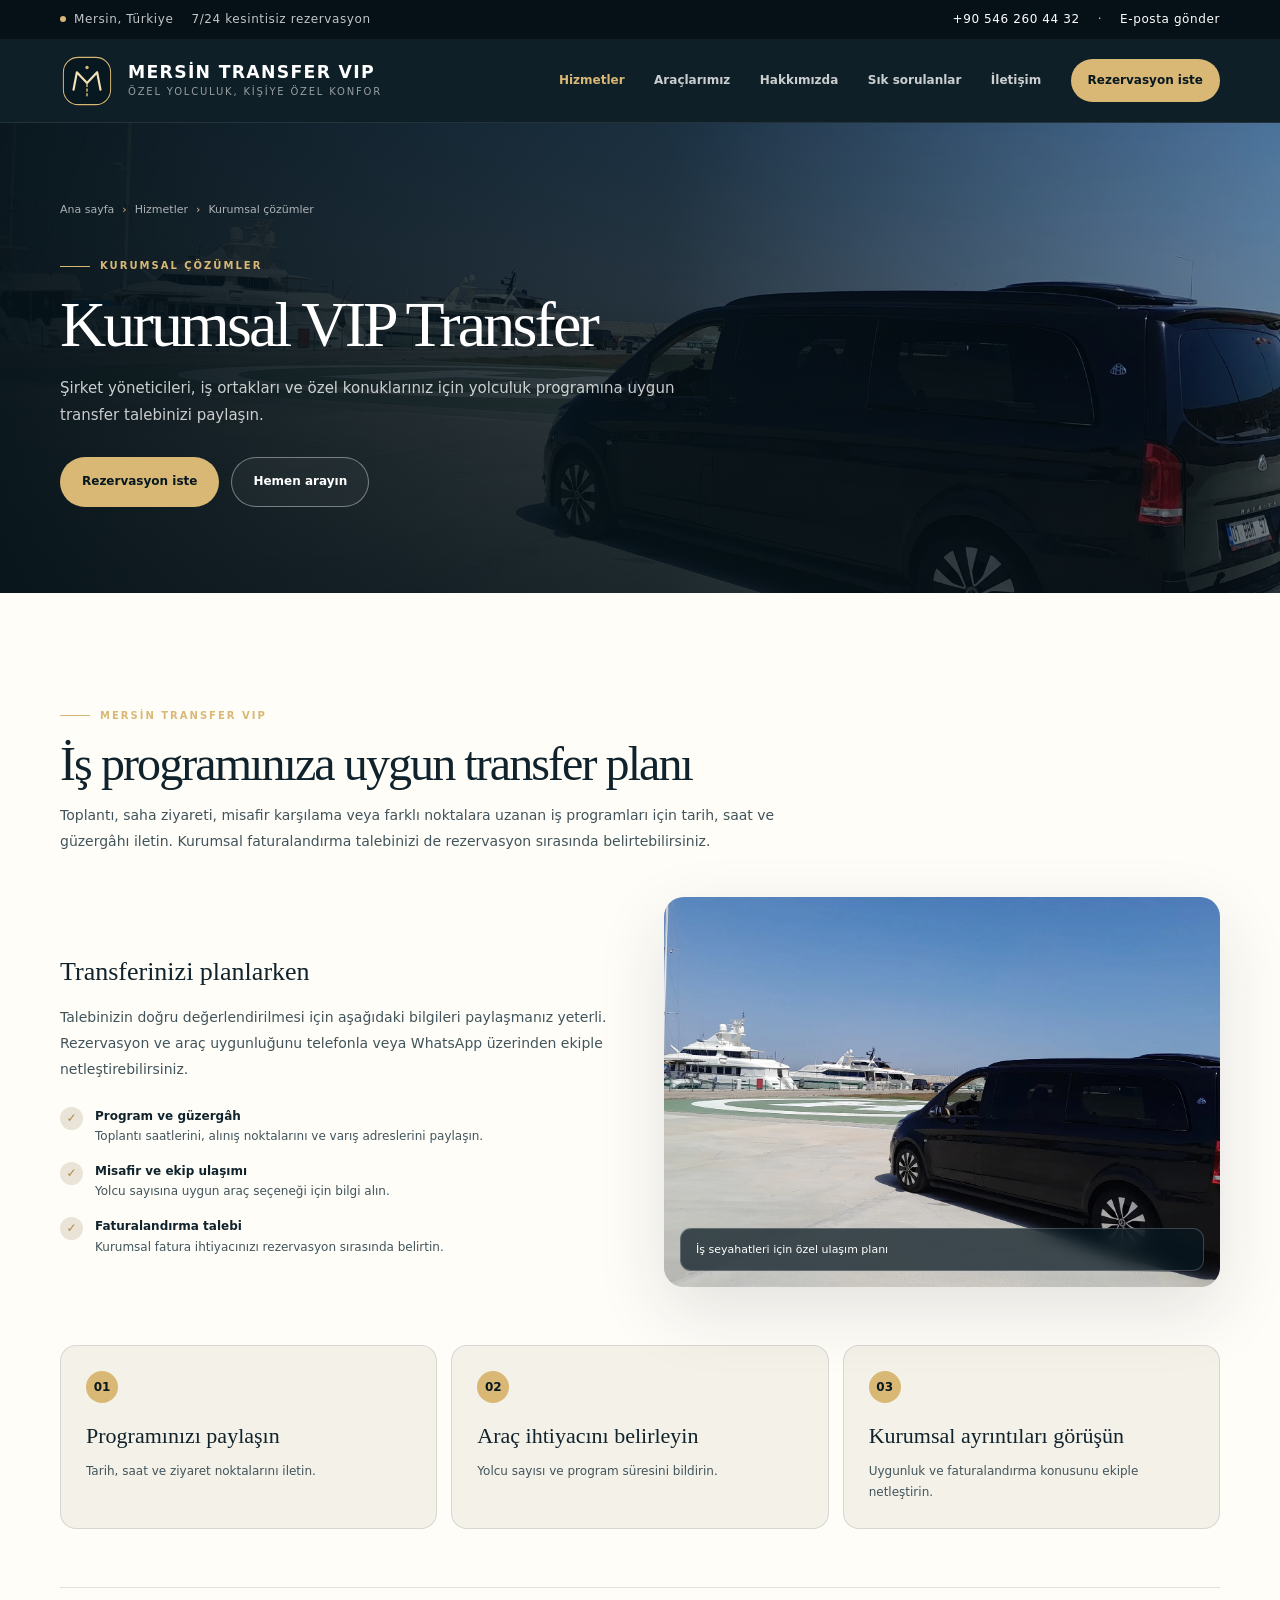
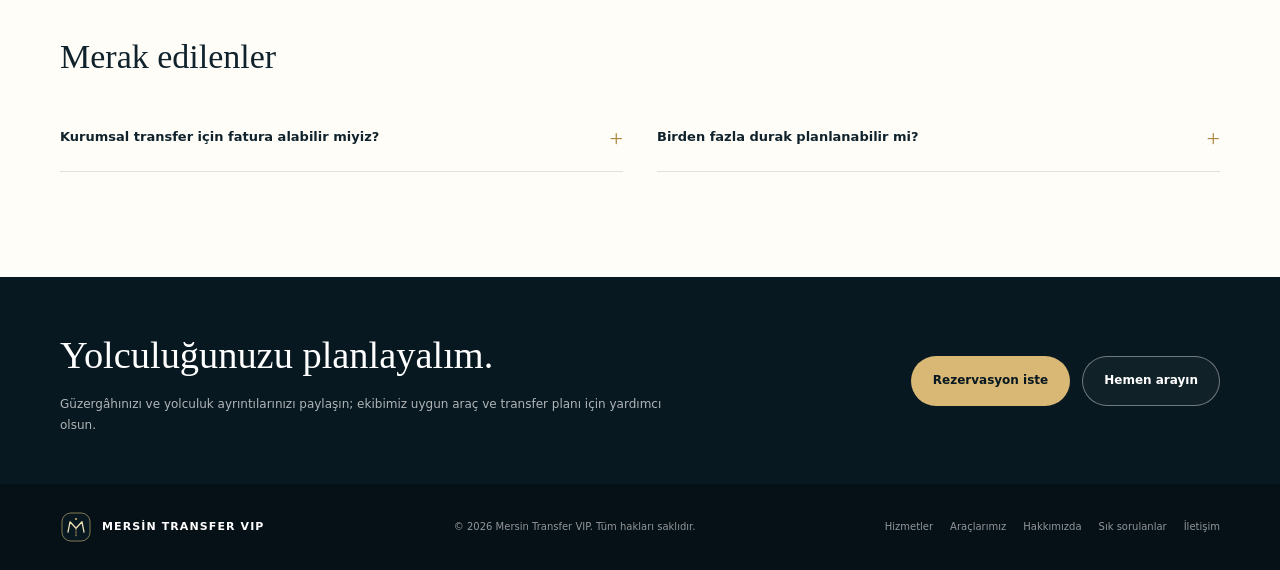
<file: kurumsal-transfer.html>
<!doctype html>
<html lang="tr">
<head>
  <meta charset="utf-8">
  <meta name="viewport" content="width=device-width, initial-scale=1">
  <meta name="theme-color" content="#081820">
  <meta name="description" content="Mersin’de kurumsal seyahatler, iş toplantıları ve özel konuklar için VIP transfer planlama.">
  <link rel="canonical" href="https://www.mersinviparac.com/kurumsal-transfer.html">
  <link rel="icon" href="favicon.svg" type="image/svg+xml">
  <meta property="og:type" content="website">
  <meta property="og:locale" content="tr_TR">
  <meta property="og:title" content="Kurumsal VIP Transfer | Mersin Transfer VIP">
  <meta property="og:description" content="Mersin’de kurumsal seyahatler, iş toplantıları ve özel konuklar için VIP transfer planlama.">
  <meta property="og:image" content="https://www.mersinviparac.com/assets/images/fleet-4.webp">
  <title>Kurumsal VIP Transfer | Mersin Transfer VIP</title>
  <link rel="stylesheet" href="assets/css/site.css">
  <script type="application/ld+json">
  {
    "@context": "https://schema.org",
    "@type": "LocalBusiness",
    "name": "Mersin Transfer VIP",
    "url": "https://www.mersinviparac.com/",
    "telephone": "+90 546 260 44 32",
    "email": "info@mersintransfervip.com",
    "address": {
      "@type": "PostalAddress",
      "addressLocality": "Yenişehir",
      "addressRegion": "Mersin",
      "addressCountry": "TR"
    },
    "areaServed": ["Mersin", "Türkiye"],
    "description": "Mersin’de kurumsal seyahatler, iş toplantıları ve özel konuklar için VIP transfer planlama.",
    "openingHours": "Mo-Su 00:00-23:59"
  }
  </script>
</head>
<body>
  <a class="skip-link" href="#main">İçeriğe geç</a>
  <div class="topline">
    <div class="container topline-inner">
      <div class="topline-left"><span><i class="topline-dot"></i>Mersin, Türkiye</span><span>7/24 kesintisiz rezervasyon</span></div>
      <div class="topline-right"><a href="tel:+905462604432">+90 546 260 44 32</a><span aria-hidden="true">·</span><a href="mailto:info@mersintransfervip.com">E-posta gönder</a></div>
    </div>
  </div>
  <header class="site-header">
    <div class="container header-inner">
      <a class="brand" href="index.html" aria-label="Mersin Transfer VIP ana sayfa">
        <img class="brand-mark" src="assets/images/brand-mark.svg" alt="">
        <span class="brand-copy"><span class="brand-name">MERSİN TRANSFER VIP</span><span class="brand-sub">Özel yolculuk, kişiye özel konfor</span></span>
      </a>
      <button class="nav-toggle" type="button" aria-label="Menüyü aç" aria-expanded="false" aria-controls="site-nav">
        <svg viewBox="0 0 24 24" fill="none" stroke="currentColor" stroke-width="1.7" aria-hidden="true"><path d="M4 7h16M4 12h16M4 17h16"/></svg>
      </button>
      <nav class="nav" id="site-nav" aria-label="Ana menü">
        <a href="hizmetler.html" aria-current="page">Hizmetler</a>
        <a href="araclarimiz.html">Araçlarımız</a>
        <a href="hakkimizda.html">Hakkımızda</a>
        <a href="sss.html">Sık sorulanlar</a>
        <a href="iletisim.html">İletişim</a>
        <a class="nav-cta" href="iletisim.html">Rezervasyon iste</a>
      </nav>
    </div>
  </header>
  <main id="main">
    <section class="page-hero" aria-labelledby="page-title">
      <img class="page-hero-image" src="assets/images/fleet-4.webp" alt="Kurumsal yolculuklar için VIP transfer aracı">
      <div class="page-hero-shade" aria-hidden="true"></div>
      <div class="container page-hero-content">
        <nav class="breadcrumbs" aria-label="Sayfa konumu"><a href="index.html">Ana sayfa</a><span class="breadcrumb-separator">›</span><a href="hizmetler.html">Hizmetler</a><span class="breadcrumb-separator">›</span><span>Kurumsal çözümler</span></nav>
        <span class="eyebrow">Kurumsal çözümler</span>
        <h1 id="page-title">Kurumsal VIP Transfer</h1>
        <p>Şirket yöneticileri, iş ortakları ve özel konuklarınız için yolculuk programına uygun transfer talebinizi paylaşın.</p>
        <div class="button-row"><a class="button button-gold" href="iletisim.html">Rezervasyon iste</a><a class="button button-outline" href="tel:+905462604432">Hemen arayın</a></div>
      </div>
    </section>
    <section class="section page-main">
      <div class="container">
        <div class="page-intro"><span class="eyebrow">MERSİN TRANSFER VIP</span><h2>İş programınıza uygun transfer planı</h2><p>Toplantı, saha ziyareti, misafir karşılama veya farklı noktalara uzanan iş programları için tarih, saat ve güzergâhı iletin. Kurumsal faturalandırma talebinizi de rezervasyon sırasında belirtebilirsiniz.</p></div>
        <div class="page-detail-grid">
          <div class="page-detail-copy"><h3>Transferinizi planlarken</h3><p>Talebinizin doğru değerlendirilmesi için aşağıdaki bilgileri paylaşmanız yeterli. Rezervasyon ve araç uygunluğunu telefonla veya WhatsApp üzerinden ekiple netleştirebilirsiniz.</p><ul class="benefit-list"><li><span class="check-icon" aria-hidden="true">✓</span><div><strong>Program ve güzergâh</strong><span>Toplantı saatlerini, alınış noktalarını ve varış adreslerini paylaşın.</span></div></li><li><span class="check-icon" aria-hidden="true">✓</span><div><strong>Misafir ve ekip ulaşımı</strong><span>Yolcu sayısına uygun araç seçeneği için bilgi alın.</span></div></li><li><span class="check-icon" aria-hidden="true">✓</span><div><strong>Faturalandırma talebi</strong><span>Kurumsal fatura ihtiyacınızı rezervasyon sırasında belirtin.</span></div></li></ul></div>
          <figure class="page-photo"><img src="assets/images/fleet-4.webp" alt="Kurumsal yolculuklar için VIP transfer aracı" loading="lazy"><figcaption>İş seyahatleri için özel ulaşım planı</figcaption></figure>
        </div>
        <div class="page-steps"><article class="page-step"><span class="page-step-number">01</span><h3>Programınızı paylaşın</h3><p>Tarih, saat ve ziyaret noktalarını iletin.</p></article><article class="page-step"><span class="page-step-number">02</span><h3>Araç ihtiyacını belirleyin</h3><p>Yolcu sayısı ve program süresini bildirin.</p></article><article class="page-step"><span class="page-step-number">03</span><h3>Kurumsal ayrıntıları görüşün</h3><p>Uygunluk ve faturalandırma konusunu ekiple netleştirin.</p></article></div>
        <div class="page-faq"><h2>Merak edilenler</h2><div class="page-faq-list"><details class="faq-item"><summary>Kurumsal transfer için fatura alabilir miyiz?</summary><p>Kurumsal faturalandırma talebinizi rezervasyon sırasında paylaşabilirsiniz.</p></details><details class="faq-item"><summary>Birden fazla durak planlanabilir mi?</summary><p>Programınızdaki durakları ve saatleri önceden iletin; güzergâhı ekiple görüşün.</p></details></div></div>
      </div>
    </section>
    <section class="page-cta"><div class="container page-cta-inner"><div><h2>Yolculuğunuzu planlayalım.</h2><p>Güzergâhınızı ve yolculuk ayrıntılarınızı paylaşın; ekibimiz uygun araç ve transfer planı için yardımcı olsun.</p></div><div class="button-row"><a class="button button-gold" href="iletisim.html">Rezervasyon iste</a><a class="button button-outline" href="tel:+905462604432">Hemen arayın</a></div></div></section>
  </main>
  <footer class="site-footer">
    <div class="container footer-inner">
      <a class="footer-brand-lockup" href="index.html"><img class="footer-mark" src="assets/images/brand-mark.svg" alt=""><span>MERSİN TRANSFER VIP</span></a>
      <span>© <span id="year">2026</span> Mersin Transfer VIP. Tüm hakları saklıdır.</span>
      <div class="footer-links"><a href="hizmetler.html">Hizmetler</a><a href="araclarimiz.html">Araçlarımız</a><a href="hakkimizda.html">Hakkımızda</a><a href="sss.html">Sık sorulanlar</a><a href="iletisim.html">İletişim</a></div>
    </div>
  </footer>
  <div class="mobile-callbar" aria-label="Hızlı iletişim">
    <a class="button button-outline" href="tel:+905462604432">Ara</a>
    <a class="button button-gold" href="https://wa.me/905462604432?text=Merhaba%2C%20Mersin%20Transfer%20VIP%20hakk%C4%B1nda%20bilgi%20almak%20istiyorum." target="_blank" rel="noopener noreferrer">WhatsApp</a>
  </div>
  <script src="assets/js/site.js" defer></script>
</body>
</html>
</file>
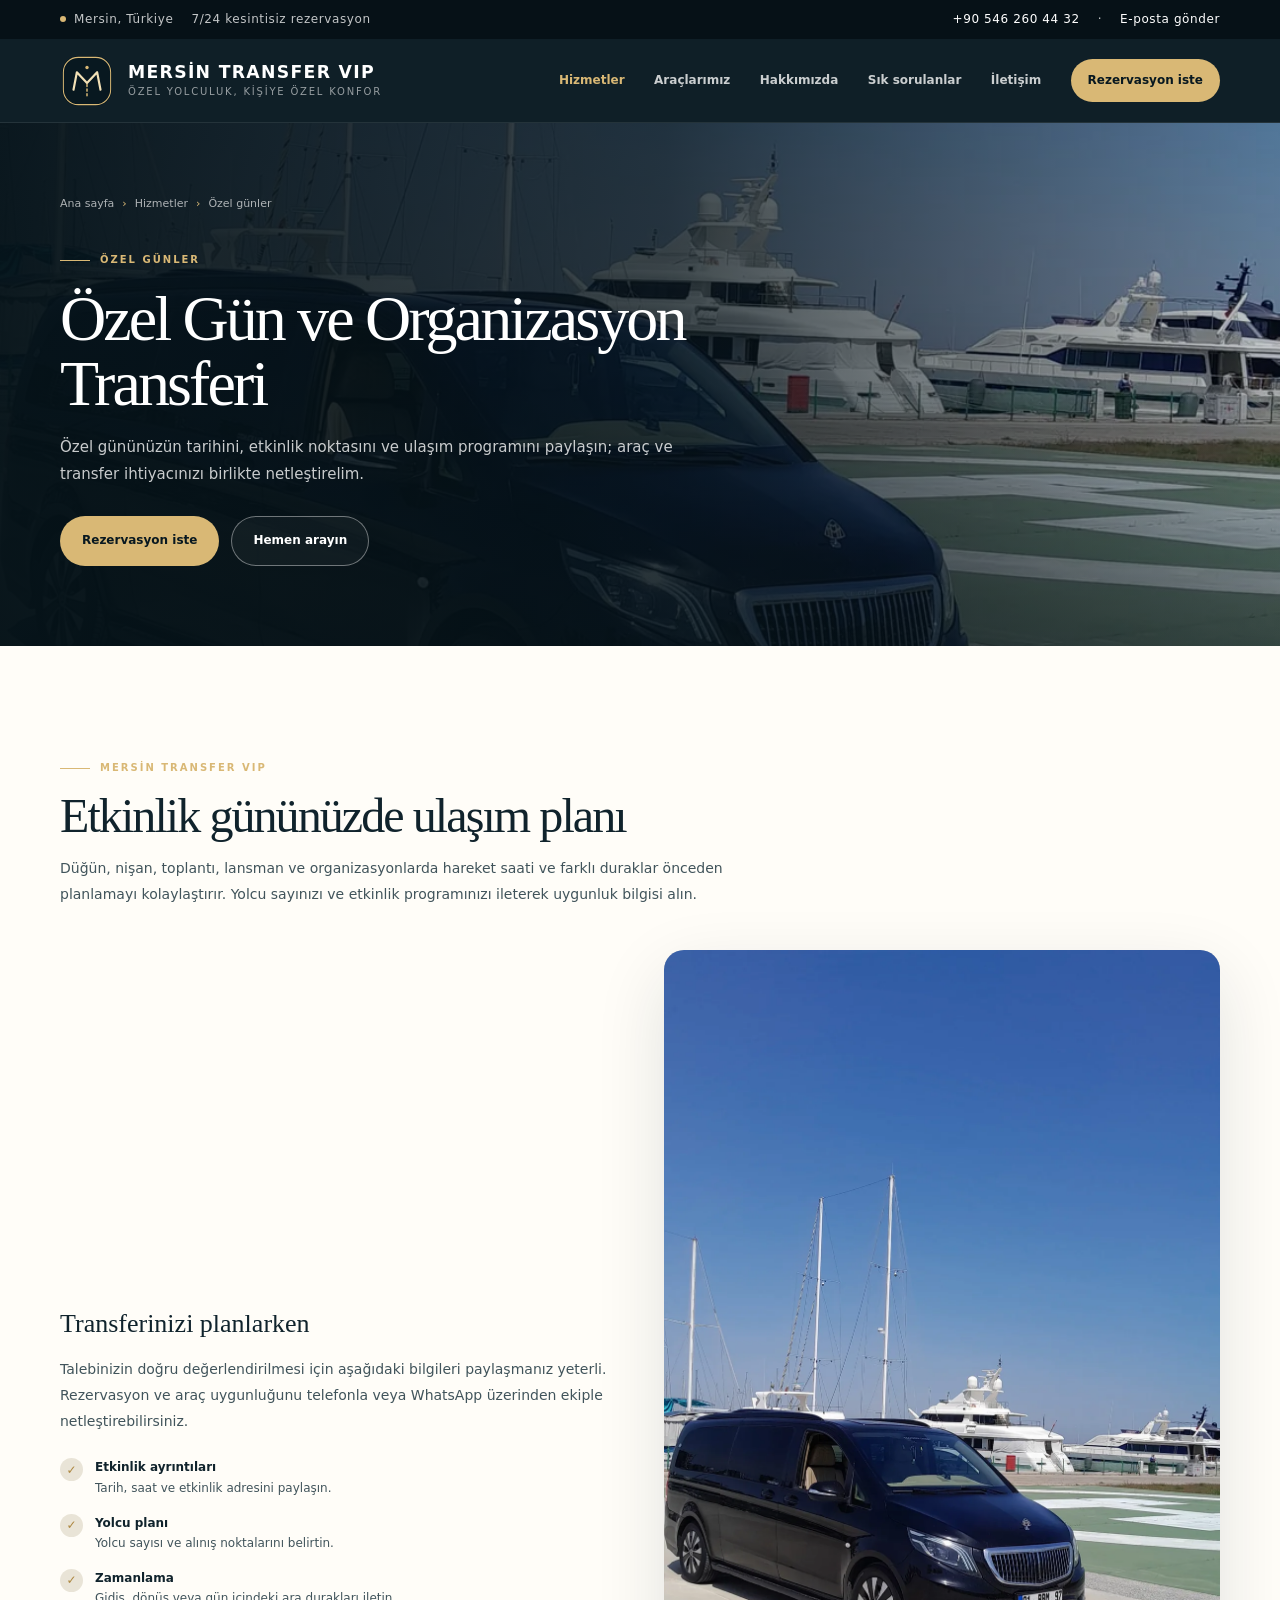
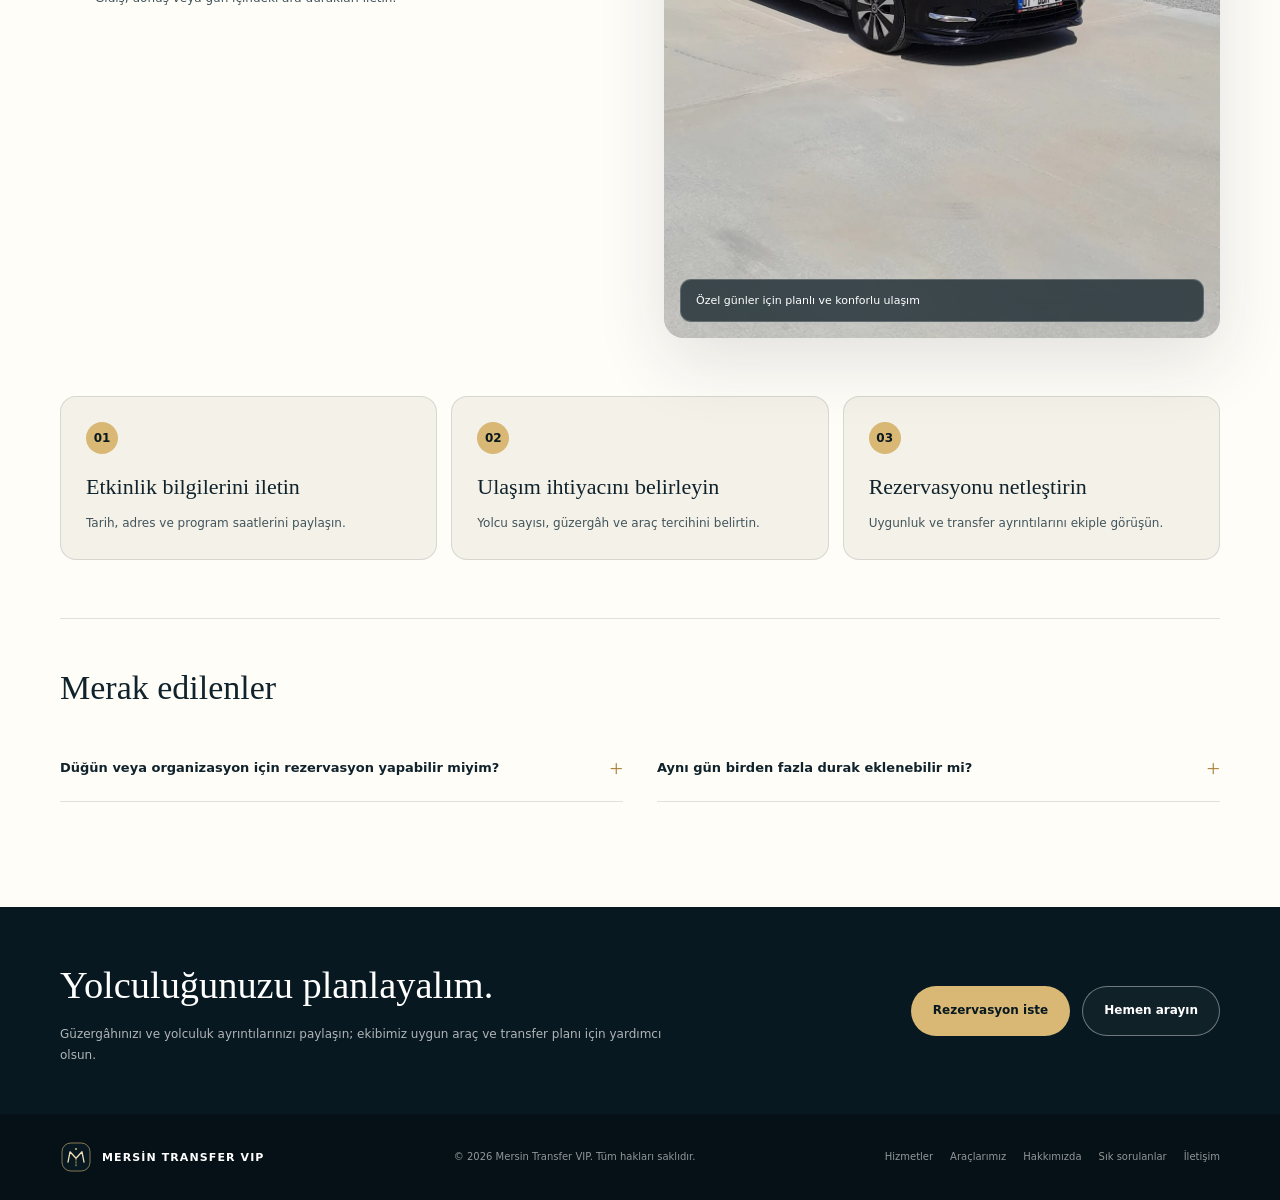
<file: ozel-gun-transferleri.html>
<!doctype html>
<html lang="tr">
<head>
  <meta charset="utf-8">
  <meta name="viewport" content="width=device-width, initial-scale=1">
  <meta name="theme-color" content="#081820">
  <meta name="description" content="Düğün, nişan, toplantı ve organizasyonlar için Mersin çıkışlı VIP transfer planı.">
  <link rel="canonical" href="https://www.mersinviparac.com/ozel-gun-transferleri.html">
  <link rel="icon" href="favicon.svg" type="image/svg+xml">
  <meta property="og:type" content="website">
  <meta property="og:locale" content="tr_TR">
  <meta property="og:title" content="Özel Gün ve Organizasyon Transferi | Mersin Transfer VIP">
  <meta property="og:description" content="Düğün, nişan, toplantı ve organizasyonlar için Mersin çıkışlı VIP transfer planı.">
  <meta property="og:image" content="https://www.mersinviparac.com/assets/images/fleet-1.webp">
  <title>Özel Gün ve Organizasyon Transferi | Mersin Transfer VIP</title>
  <link rel="stylesheet" href="assets/css/site.css">
  <script type="application/ld+json">
  {
    "@context": "https://schema.org",
    "@type": "LocalBusiness",
    "name": "Mersin Transfer VIP",
    "url": "https://www.mersinviparac.com/",
    "telephone": "+90 546 260 44 32",
    "email": "info@mersintransfervip.com",
    "address": {
      "@type": "PostalAddress",
      "addressLocality": "Yenişehir",
      "addressRegion": "Mersin",
      "addressCountry": "TR"
    },
    "areaServed": ["Mersin", "Türkiye"],
    "description": "Düğün, nişan, toplantı ve organizasyonlar için Mersin çıkışlı VIP transfer planı.",
    "openingHours": "Mo-Su 00:00-23:59"
  }
  </script>
</head>
<body>
  <a class="skip-link" href="#main">İçeriğe geç</a>
  <div class="topline">
    <div class="container topline-inner">
      <div class="topline-left"><span><i class="topline-dot"></i>Mersin, Türkiye</span><span>7/24 kesintisiz rezervasyon</span></div>
      <div class="topline-right"><a href="tel:+905462604432">+90 546 260 44 32</a><span aria-hidden="true">·</span><a href="mailto:info@mersintransfervip.com">E-posta gönder</a></div>
    </div>
  </div>
  <header class="site-header">
    <div class="container header-inner">
      <a class="brand" href="index.html" aria-label="Mersin Transfer VIP ana sayfa">
        <img class="brand-mark" src="assets/images/brand-mark.svg" alt="">
        <span class="brand-copy"><span class="brand-name">MERSİN TRANSFER VIP</span><span class="brand-sub">Özel yolculuk, kişiye özel konfor</span></span>
      </a>
      <button class="nav-toggle" type="button" aria-label="Menüyü aç" aria-expanded="false" aria-controls="site-nav">
        <svg viewBox="0 0 24 24" fill="none" stroke="currentColor" stroke-width="1.7" aria-hidden="true"><path d="M4 7h16M4 12h16M4 17h16"/></svg>
      </button>
      <nav class="nav" id="site-nav" aria-label="Ana menü">
        <a href="hizmetler.html" aria-current="page">Hizmetler</a>
        <a href="araclarimiz.html">Araçlarımız</a>
        <a href="hakkimizda.html">Hakkımızda</a>
        <a href="sss.html">Sık sorulanlar</a>
        <a href="iletisim.html">İletişim</a>
        <a class="nav-cta" href="iletisim.html">Rezervasyon iste</a>
      </nav>
    </div>
  </header>
  <main id="main">
    <section class="page-hero" aria-labelledby="page-title">
      <img class="page-hero-image" src="assets/images/fleet-1.webp" alt="Özel gün yolculuğuna hazır VIP transfer aracı">
      <div class="page-hero-shade" aria-hidden="true"></div>
      <div class="container page-hero-content">
        <nav class="breadcrumbs" aria-label="Sayfa konumu"><a href="index.html">Ana sayfa</a><span class="breadcrumb-separator">›</span><a href="hizmetler.html">Hizmetler</a><span class="breadcrumb-separator">›</span><span>Özel günler</span></nav>
        <span class="eyebrow">Özel günler</span>
        <h1 id="page-title">Özel Gün ve Organizasyon Transferi</h1>
        <p>Özel gününüzün tarihini, etkinlik noktasını ve ulaşım programını paylaşın; araç ve transfer ihtiyacınızı birlikte netleştirelim.</p>
        <div class="button-row"><a class="button button-gold" href="iletisim.html">Rezervasyon iste</a><a class="button button-outline" href="tel:+905462604432">Hemen arayın</a></div>
      </div>
    </section>
    <section class="section page-main">
      <div class="container">
        <div class="page-intro"><span class="eyebrow">MERSİN TRANSFER VIP</span><h2>Etkinlik gününüzde ulaşım planı</h2><p>Düğün, nişan, toplantı, lansman ve organizasyonlarda hareket saati ve farklı duraklar önceden planlamayı kolaylaştırır. Yolcu sayınızı ve etkinlik programınızı ileterek uygunluk bilgisi alın.</p></div>
        <div class="page-detail-grid">
          <div class="page-detail-copy"><h3>Transferinizi planlarken</h3><p>Talebinizin doğru değerlendirilmesi için aşağıdaki bilgileri paylaşmanız yeterli. Rezervasyon ve araç uygunluğunu telefonla veya WhatsApp üzerinden ekiple netleştirebilirsiniz.</p><ul class="benefit-list"><li><span class="check-icon" aria-hidden="true">✓</span><div><strong>Etkinlik ayrıntıları</strong><span>Tarih, saat ve etkinlik adresini paylaşın.</span></div></li><li><span class="check-icon" aria-hidden="true">✓</span><div><strong>Yolcu planı</strong><span>Yolcu sayısı ve alınış noktalarını belirtin.</span></div></li><li><span class="check-icon" aria-hidden="true">✓</span><div><strong>Zamanlama</strong><span>Gidiş, dönüş veya gün içindeki ara durakları iletin.</span></div></li></ul></div>
          <figure class="page-photo"><img src="assets/images/fleet-1.webp" alt="Özel gün yolculuğuna hazır VIP transfer aracı" loading="lazy"><figcaption>Özel günler için planlı ve konforlu ulaşım</figcaption></figure>
        </div>
        <div class="page-steps"><article class="page-step"><span class="page-step-number">01</span><h3>Etkinlik bilgilerini iletin</h3><p>Tarih, adres ve program saatlerini paylaşın.</p></article><article class="page-step"><span class="page-step-number">02</span><h3>Ulaşım ihtiyacını belirleyin</h3><p>Yolcu sayısı, güzergâh ve araç tercihini belirtin.</p></article><article class="page-step"><span class="page-step-number">03</span><h3>Rezervasyonu netleştirin</h3><p>Uygunluk ve transfer ayrıntılarını ekiple görüşün.</p></article></div>
        <div class="page-faq"><h2>Merak edilenler</h2><div class="page-faq-list"><details class="faq-item"><summary>Düğün veya organizasyon için rezervasyon yapabilir miyim?</summary><p>Etkinlik tarihini, adresi ve ulaşım programını telefonla veya WhatsApp üzerinden paylaşabilirsiniz.</p></details><details class="faq-item"><summary>Aynı gün birden fazla durak eklenebilir mi?</summary><p>Ara durakları ve tahmini saatleri talebinize ekleyin; güzergâhı birlikte netleştirin.</p></details></div></div>
      </div>
    </section>
    <section class="page-cta"><div class="container page-cta-inner"><div><h2>Yolculuğunuzu planlayalım.</h2><p>Güzergâhınızı ve yolculuk ayrıntılarınızı paylaşın; ekibimiz uygun araç ve transfer planı için yardımcı olsun.</p></div><div class="button-row"><a class="button button-gold" href="iletisim.html">Rezervasyon iste</a><a class="button button-outline" href="tel:+905462604432">Hemen arayın</a></div></div></section>
  </main>
  <footer class="site-footer">
    <div class="container footer-inner">
      <a class="footer-brand-lockup" href="index.html"><img class="footer-mark" src="assets/images/brand-mark.svg" alt=""><span>MERSİN TRANSFER VIP</span></a>
      <span>© <span id="year">2026</span> Mersin Transfer VIP. Tüm hakları saklıdır.</span>
      <div class="footer-links"><a href="hizmetler.html">Hizmetler</a><a href="araclarimiz.html">Araçlarımız</a><a href="hakkimizda.html">Hakkımızda</a><a href="sss.html">Sık sorulanlar</a><a href="iletisim.html">İletişim</a></div>
    </div>
  </footer>
  <div class="mobile-callbar" aria-label="Hızlı iletişim">
    <a class="button button-outline" href="tel:+905462604432">Ara</a>
    <a class="button button-gold" href="https://wa.me/905462604432?text=Merhaba%2C%20Mersin%20Transfer%20VIP%20hakk%C4%B1nda%20bilgi%20almak%20istiyorum." target="_blank" rel="noopener noreferrer">WhatsApp</a>
  </div>
  <script src="assets/js/site.js" defer></script>
</body>
</html>
</file>
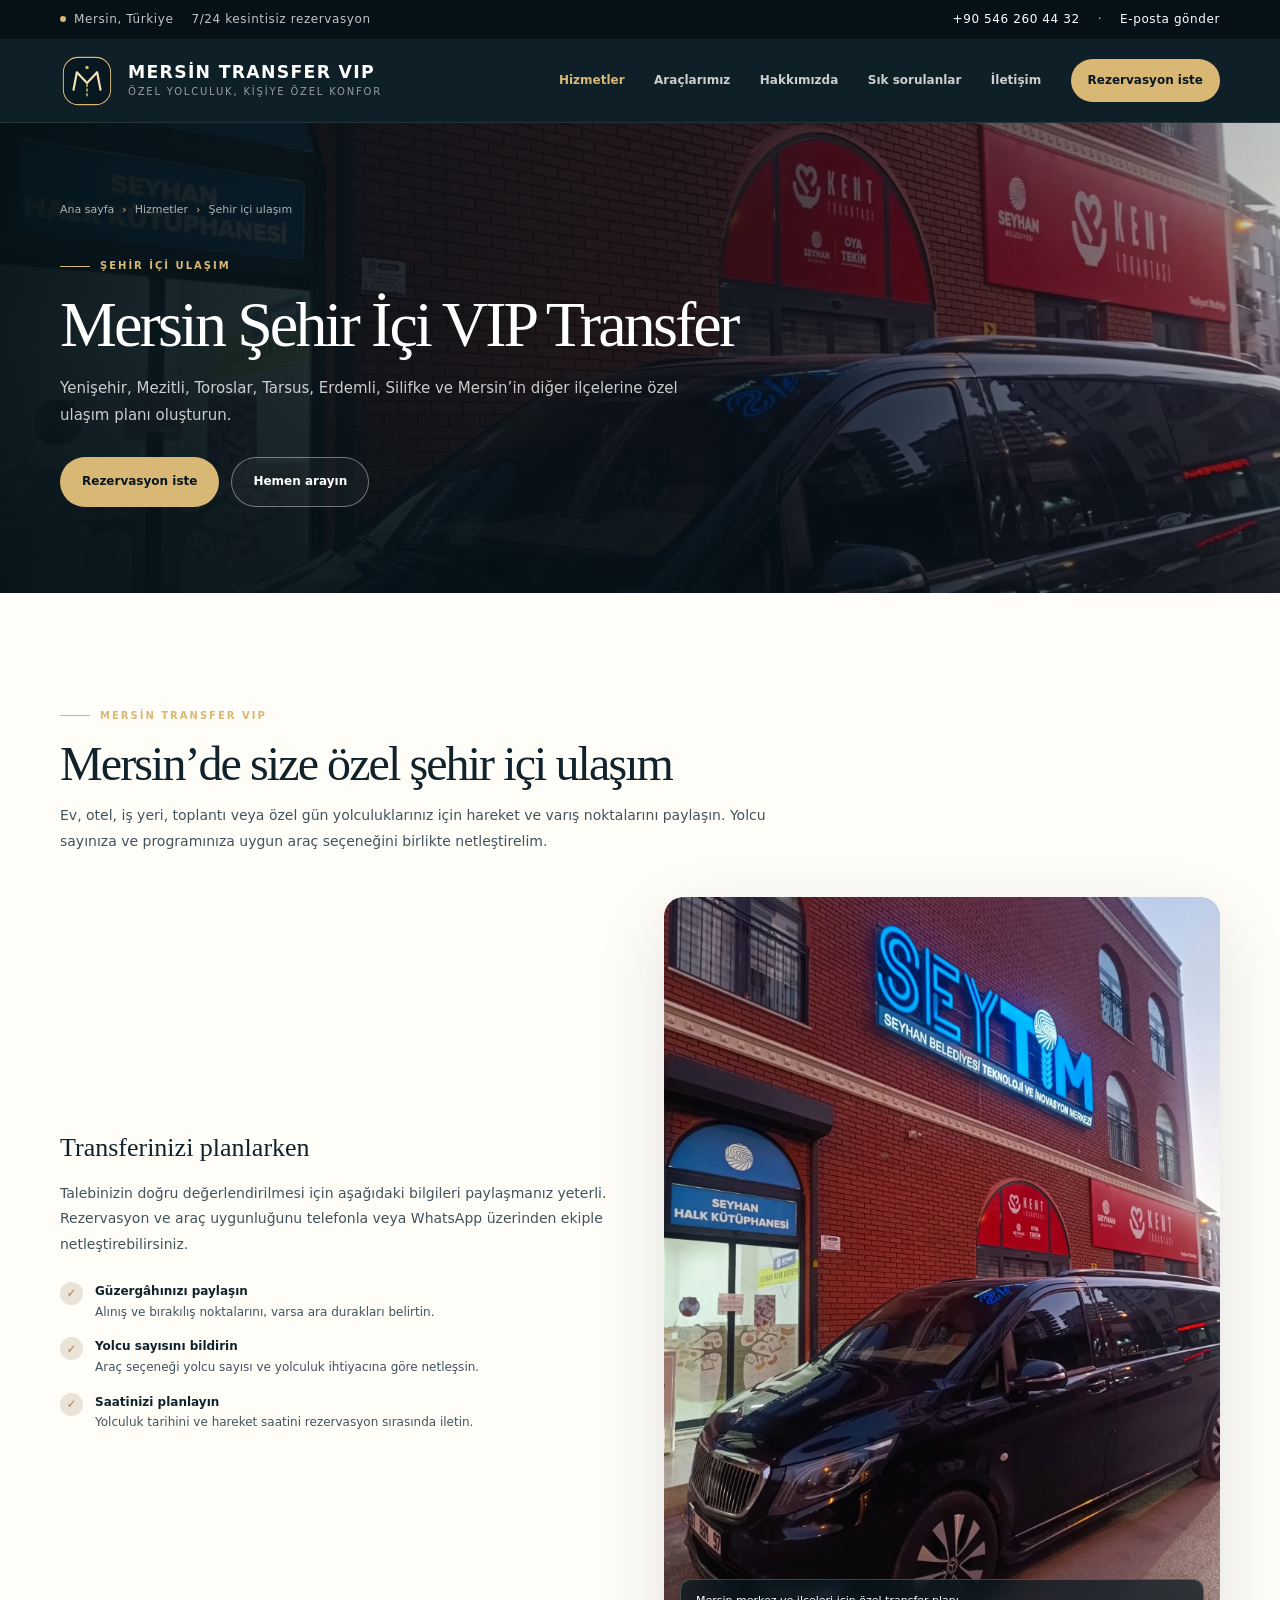
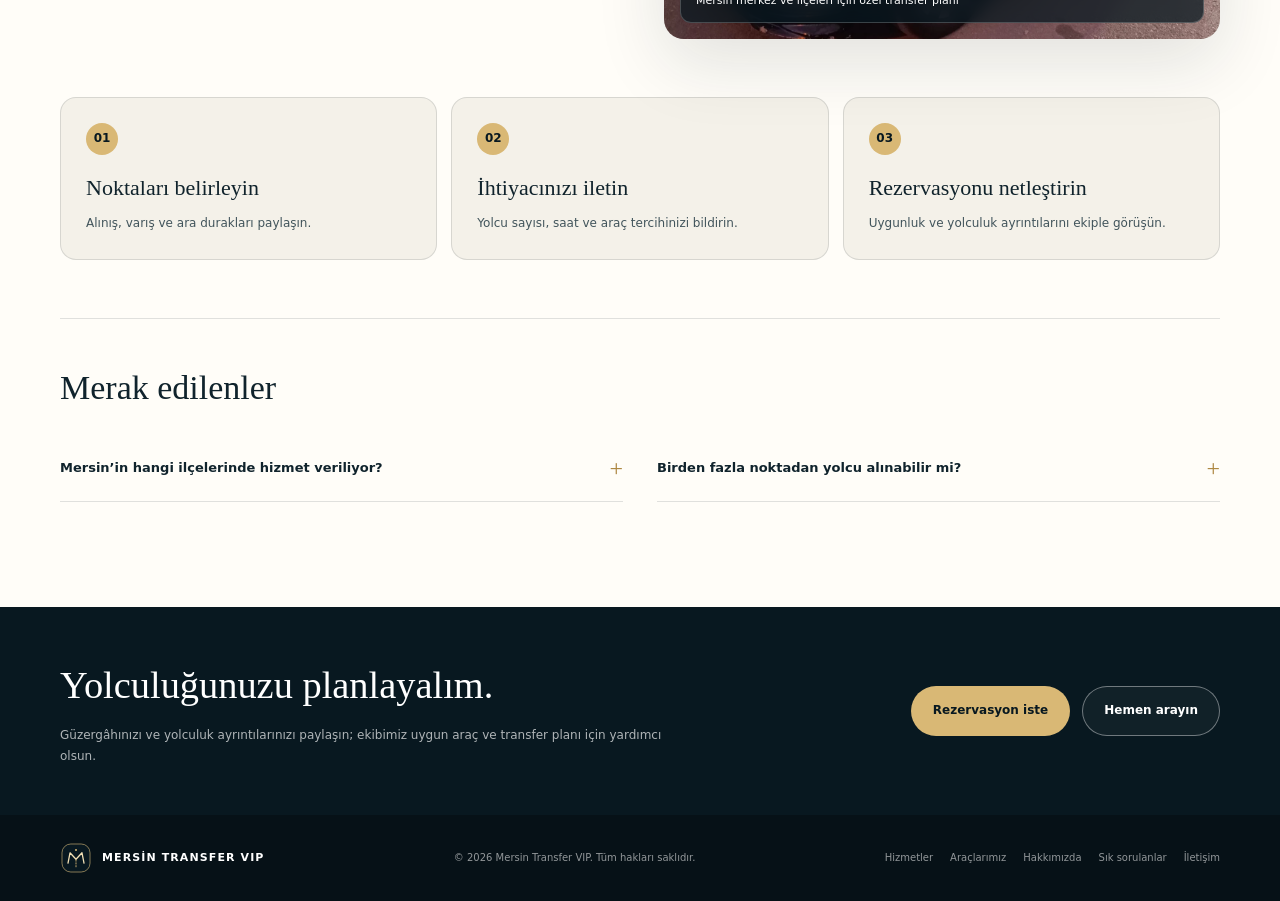
<file: sehir-ici-vip-transfer.html>
<!doctype html>
<html lang="tr">
<head>
  <meta charset="utf-8">
  <meta name="viewport" content="width=device-width, initial-scale=1">
  <meta name="theme-color" content="#081820">
  <meta name="description" content="Mersin merkez ve çevre ilçelerde şehir içi yolculuğunuz için özel şoförlü VIP transfer talebinizi planlayın.">
  <link rel="canonical" href="https://www.mersinviparac.com/sehir-ici-vip-transfer.html">
  <link rel="icon" href="favicon.svg" type="image/svg+xml">
  <meta property="og:type" content="website">
  <meta property="og:locale" content="tr_TR">
  <meta property="og:title" content="Mersin Şehir İçi VIP Transfer | Mersin Transfer VIP">
  <meta property="og:description" content="Mersin merkez ve çevre ilçelerde şehir içi yolculuğunuz için özel şoförlü VIP transfer talebinizi planlayın.">
  <meta property="og:image" content="https://www.mersinviparac.com/assets/images/fleet-6.webp">
  <title>Mersin Şehir İçi VIP Transfer | Mersin Transfer VIP</title>
  <link rel="stylesheet" href="assets/css/site.css">
  <script type="application/ld+json">
  {
    "@context": "https://schema.org",
    "@type": "LocalBusiness",
    "name": "Mersin Transfer VIP",
    "url": "https://www.mersinviparac.com/",
    "telephone": "+90 546 260 44 32",
    "email": "info@mersintransfervip.com",
    "address": {
      "@type": "PostalAddress",
      "addressLocality": "Yenişehir",
      "addressRegion": "Mersin",
      "addressCountry": "TR"
    },
    "areaServed": ["Mersin", "Türkiye"],
    "description": "Mersin merkez ve çevre ilçelerde şehir içi yolculuğunuz için özel şoförlü VIP transfer talebinizi planlayın.",
    "openingHours": "Mo-Su 00:00-23:59"
  }
  </script>
</head>
<body>
  <a class="skip-link" href="#main">İçeriğe geç</a>
  <div class="topline">
    <div class="container topline-inner">
      <div class="topline-left"><span><i class="topline-dot"></i>Mersin, Türkiye</span><span>7/24 kesintisiz rezervasyon</span></div>
      <div class="topline-right"><a href="tel:+905462604432">+90 546 260 44 32</a><span aria-hidden="true">·</span><a href="mailto:info@mersintransfervip.com">E-posta gönder</a></div>
    </div>
  </div>
  <header class="site-header">
    <div class="container header-inner">
      <a class="brand" href="index.html" aria-label="Mersin Transfer VIP ana sayfa">
        <img class="brand-mark" src="assets/images/brand-mark.svg" alt="">
        <span class="brand-copy"><span class="brand-name">MERSİN TRANSFER VIP</span><span class="brand-sub">Özel yolculuk, kişiye özel konfor</span></span>
      </a>
      <button class="nav-toggle" type="button" aria-label="Menüyü aç" aria-expanded="false" aria-controls="site-nav">
        <svg viewBox="0 0 24 24" fill="none" stroke="currentColor" stroke-width="1.7" aria-hidden="true"><path d="M4 7h16M4 12h16M4 17h16"/></svg>
      </button>
      <nav class="nav" id="site-nav" aria-label="Ana menü">
        <a href="hizmetler.html" aria-current="page">Hizmetler</a>
        <a href="araclarimiz.html">Araçlarımız</a>
        <a href="hakkimizda.html">Hakkımızda</a>
        <a href="sss.html">Sık sorulanlar</a>
        <a href="iletisim.html">İletişim</a>
        <a class="nav-cta" href="iletisim.html">Rezervasyon iste</a>
      </nav>
    </div>
  </header>
  <main id="main">
    <section class="page-hero" aria-labelledby="page-title">
      <img class="page-hero-image" src="assets/images/fleet-6.webp" alt="Mersin şehir içi yolculuklarında kullanılan VIP transfer aracı">
      <div class="page-hero-shade" aria-hidden="true"></div>
      <div class="container page-hero-content">
        <nav class="breadcrumbs" aria-label="Sayfa konumu"><a href="index.html">Ana sayfa</a><span class="breadcrumb-separator">›</span><a href="hizmetler.html">Hizmetler</a><span class="breadcrumb-separator">›</span><span>Şehir içi ulaşım</span></nav>
        <span class="eyebrow">Şehir içi ulaşım</span>
        <h1 id="page-title">Mersin Şehir İçi VIP Transfer</h1>
        <p>Yenişehir, Mezitli, Toroslar, Tarsus, Erdemli, Silifke ve Mersin’in diğer ilçelerine özel ulaşım planı oluşturun.</p>
        <div class="button-row"><a class="button button-gold" href="iletisim.html">Rezervasyon iste</a><a class="button button-outline" href="tel:+905462604432">Hemen arayın</a></div>
      </div>
    </section>
    <section class="section page-main">
      <div class="container">
        <div class="page-intro"><span class="eyebrow">MERSİN TRANSFER VIP</span><h2>Mersin’de size özel şehir içi ulaşım</h2><p>Ev, otel, iş yeri, toplantı veya özel gün yolculuklarınız için hareket ve varış noktalarını paylaşın. Yolcu sayınıza ve programınıza uygun araç seçeneğini birlikte netleştirelim.</p></div>
        <div class="page-detail-grid">
          <div class="page-detail-copy"><h3>Transferinizi planlarken</h3><p>Talebinizin doğru değerlendirilmesi için aşağıdaki bilgileri paylaşmanız yeterli. Rezervasyon ve araç uygunluğunu telefonla veya WhatsApp üzerinden ekiple netleştirebilirsiniz.</p><ul class="benefit-list"><li><span class="check-icon" aria-hidden="true">✓</span><div><strong>Güzergâhınızı paylaşın</strong><span>Alınış ve bırakılış noktalarını, varsa ara durakları belirtin.</span></div></li><li><span class="check-icon" aria-hidden="true">✓</span><div><strong>Yolcu sayısını bildirin</strong><span>Araç seçeneği yolcu sayısı ve yolculuk ihtiyacına göre netleşsin.</span></div></li><li><span class="check-icon" aria-hidden="true">✓</span><div><strong>Saatinizi planlayın</strong><span>Yolculuk tarihini ve hareket saatini rezervasyon sırasında iletin.</span></div></li></ul></div>
          <figure class="page-photo"><img src="assets/images/fleet-6.webp" alt="Mersin şehir içi yolculuklarında kullanılan VIP transfer aracı" loading="lazy"><figcaption>Mersin merkez ve ilçeleri için özel transfer planı</figcaption></figure>
        </div>
        <div class="page-steps"><article class="page-step"><span class="page-step-number">01</span><h3>Noktaları belirleyin</h3><p>Alınış, varış ve ara durakları paylaşın.</p></article><article class="page-step"><span class="page-step-number">02</span><h3>İhtiyacınızı iletin</h3><p>Yolcu sayısı, saat ve araç tercihinizi bildirin.</p></article><article class="page-step"><span class="page-step-number">03</span><h3>Rezervasyonu netleştirin</h3><p>Uygunluk ve yolculuk ayrıntılarını ekiple görüşün.</p></article></div>
        <div class="page-faq"><h2>Merak edilenler</h2><div class="page-faq-list"><details class="faq-item"><summary>Mersin’in hangi ilçelerinde hizmet veriliyor?</summary><p>Yenişehir, Mezitli, Toroslar, Tarsus, Erdemli, Silifke ve diğer ilçeler için talebinizi iletebilirsiniz. Güzergâh uygunluğu rezervasyon sırasında netleştirilir.</p></details><details class="faq-item"><summary>Birden fazla noktadan yolcu alınabilir mi?</summary><p>Alınış noktalarını ve ara durakları talebinizde belirtin; güzergâhı ekiple birlikte planlayın.</p></details></div></div>
      </div>
    </section>
    <section class="page-cta"><div class="container page-cta-inner"><div><h2>Yolculuğunuzu planlayalım.</h2><p>Güzergâhınızı ve yolculuk ayrıntılarınızı paylaşın; ekibimiz uygun araç ve transfer planı için yardımcı olsun.</p></div><div class="button-row"><a class="button button-gold" href="iletisim.html">Rezervasyon iste</a><a class="button button-outline" href="tel:+905462604432">Hemen arayın</a></div></div></section>
  </main>
  <footer class="site-footer">
    <div class="container footer-inner">
      <a class="footer-brand-lockup" href="index.html"><img class="footer-mark" src="assets/images/brand-mark.svg" alt=""><span>MERSİN TRANSFER VIP</span></a>
      <span>© <span id="year">2026</span> Mersin Transfer VIP. Tüm hakları saklıdır.</span>
      <div class="footer-links"><a href="hizmetler.html">Hizmetler</a><a href="araclarimiz.html">Araçlarımız</a><a href="hakkimizda.html">Hakkımızda</a><a href="sss.html">Sık sorulanlar</a><a href="iletisim.html">İletişim</a></div>
    </div>
  </footer>
  <div class="mobile-callbar" aria-label="Hızlı iletişim">
    <a class="button button-outline" href="tel:+905462604432">Ara</a>
    <a class="button button-gold" href="https://wa.me/905462604432?text=Merhaba%2C%20Mersin%20Transfer%20VIP%20hakk%C4%B1nda%20bilgi%20almak%20istiyorum." target="_blank" rel="noopener noreferrer">WhatsApp</a>
  </div>
  <script src="assets/js/site.js" defer></script>
</body>
</html>
</file>
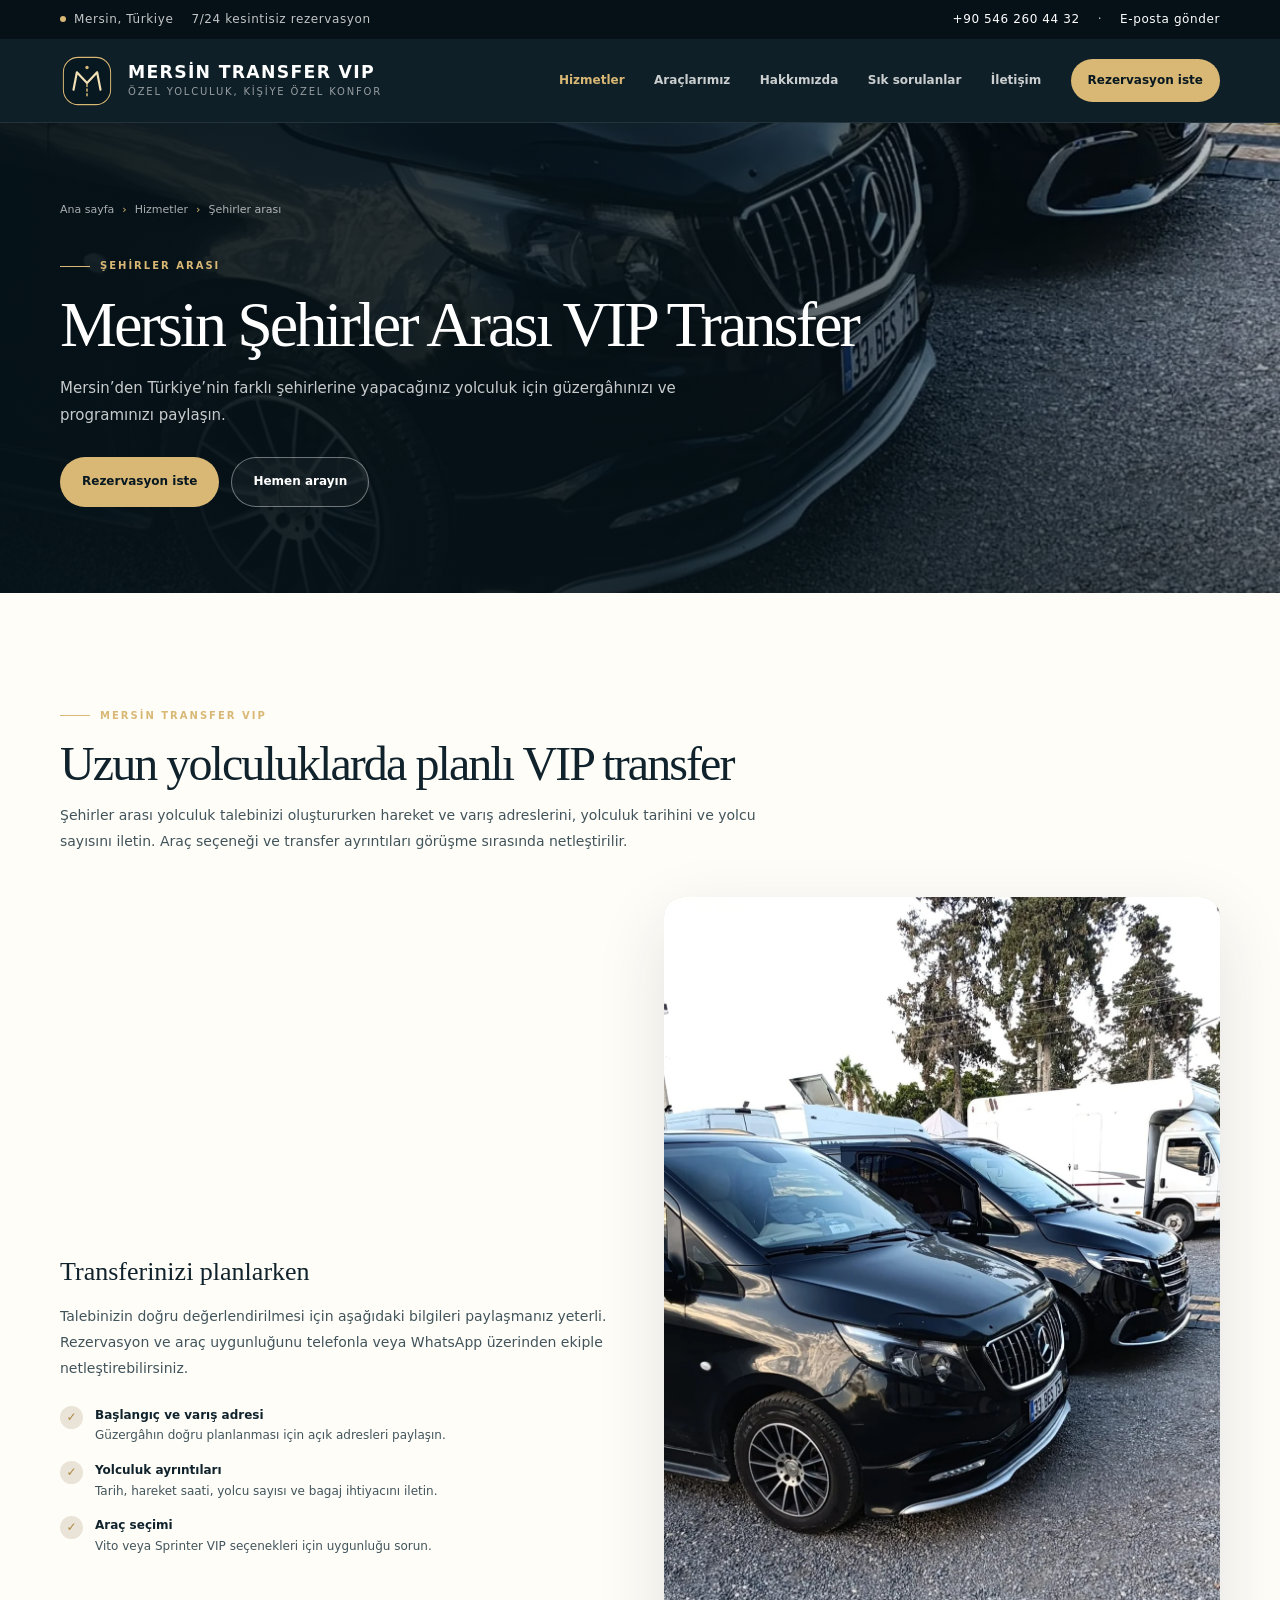
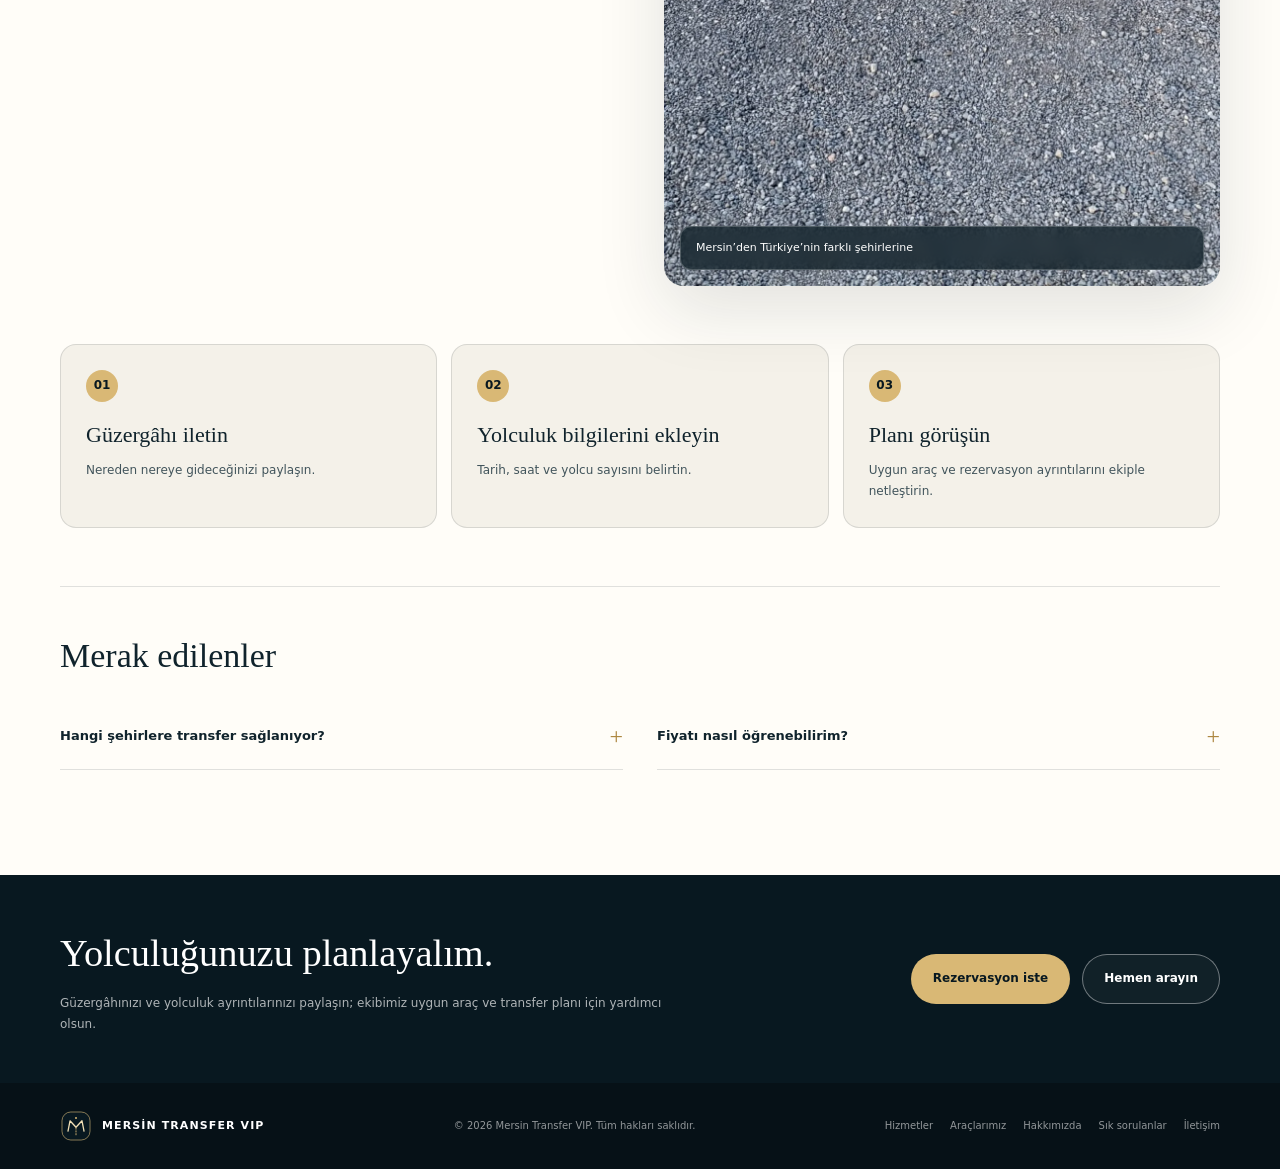
<file: sehirler-arasi-transfer.html>
<!doctype html>
<html lang="tr">
<head>
  <meta charset="utf-8">
  <meta name="viewport" content="width=device-width, initial-scale=1">
  <meta name="theme-color" content="#081820">
  <meta name="description" content="Mersin çıkışlı şehirler arası VIP transfer için güzergâh, yolcu sayısı ve hareket saatinize uygun planlama.">
  <link rel="canonical" href="https://www.mersinviparac.com/sehirler-arasi-transfer.html">
  <link rel="icon" href="favicon.svg" type="image/svg+xml">
  <meta property="og:type" content="website">
  <meta property="og:locale" content="tr_TR">
  <meta property="og:title" content="Mersin Şehirler Arası VIP Transfer | Mersin Transfer VIP">
  <meta property="og:description" content="Mersin çıkışlı şehirler arası VIP transfer için güzergâh, yolcu sayısı ve hareket saatinize uygun planlama.">
  <meta property="og:image" content="https://www.mersinviparac.com/assets/images/fleet-2.webp">
  <title>Mersin Şehirler Arası VIP Transfer | Mersin Transfer VIP</title>
  <link rel="stylesheet" href="assets/css/site.css">
  <script type="application/ld+json">
  {
    "@context": "https://schema.org",
    "@type": "LocalBusiness",
    "name": "Mersin Transfer VIP",
    "url": "https://www.mersinviparac.com/",
    "telephone": "+90 546 260 44 32",
    "email": "info@mersintransfervip.com",
    "address": {
      "@type": "PostalAddress",
      "addressLocality": "Yenişehir",
      "addressRegion": "Mersin",
      "addressCountry": "TR"
    },
    "areaServed": ["Mersin", "Türkiye"],
    "description": "Mersin çıkışlı şehirler arası VIP transfer için güzergâh, yolcu sayısı ve hareket saatinize uygun planlama.",
    "openingHours": "Mo-Su 00:00-23:59"
  }
  </script>
</head>
<body>
  <a class="skip-link" href="#main">İçeriğe geç</a>
  <div class="topline">
    <div class="container topline-inner">
      <div class="topline-left"><span><i class="topline-dot"></i>Mersin, Türkiye</span><span>7/24 kesintisiz rezervasyon</span></div>
      <div class="topline-right"><a href="tel:+905462604432">+90 546 260 44 32</a><span aria-hidden="true">·</span><a href="mailto:info@mersintransfervip.com">E-posta gönder</a></div>
    </div>
  </div>
  <header class="site-header">
    <div class="container header-inner">
      <a class="brand" href="index.html" aria-label="Mersin Transfer VIP ana sayfa">
        <img class="brand-mark" src="assets/images/brand-mark.svg" alt="">
        <span class="brand-copy"><span class="brand-name">MERSİN TRANSFER VIP</span><span class="brand-sub">Özel yolculuk, kişiye özel konfor</span></span>
      </a>
      <button class="nav-toggle" type="button" aria-label="Menüyü aç" aria-expanded="false" aria-controls="site-nav">
        <svg viewBox="0 0 24 24" fill="none" stroke="currentColor" stroke-width="1.7" aria-hidden="true"><path d="M4 7h16M4 12h16M4 17h16"/></svg>
      </button>
      <nav class="nav" id="site-nav" aria-label="Ana menü">
        <a href="hizmetler.html" aria-current="page">Hizmetler</a>
        <a href="araclarimiz.html">Araçlarımız</a>
        <a href="hakkimizda.html">Hakkımızda</a>
        <a href="sss.html">Sık sorulanlar</a>
        <a href="iletisim.html">İletişim</a>
        <a class="nav-cta" href="iletisim.html">Rezervasyon iste</a>
      </nav>
    </div>
  </header>
  <main id="main">
    <section class="page-hero" aria-labelledby="page-title">
      <img class="page-hero-image" src="assets/images/fleet-2.webp" alt="Şehirler arası VIP transfer için araç filosu">
      <div class="page-hero-shade" aria-hidden="true"></div>
      <div class="container page-hero-content">
        <nav class="breadcrumbs" aria-label="Sayfa konumu"><a href="index.html">Ana sayfa</a><span class="breadcrumb-separator">›</span><a href="hizmetler.html">Hizmetler</a><span class="breadcrumb-separator">›</span><span>Şehirler arası</span></nav>
        <span class="eyebrow">Şehirler arası</span>
        <h1 id="page-title">Mersin Şehirler Arası VIP Transfer</h1>
        <p>Mersin’den Türkiye’nin farklı şehirlerine yapacağınız yolculuk için güzergâhınızı ve programınızı paylaşın.</p>
        <div class="button-row"><a class="button button-gold" href="iletisim.html">Rezervasyon iste</a><a class="button button-outline" href="tel:+905462604432">Hemen arayın</a></div>
      </div>
    </section>
    <section class="section page-main">
      <div class="container">
        <div class="page-intro"><span class="eyebrow">MERSİN TRANSFER VIP</span><h2>Uzun yolculuklarda planlı VIP transfer</h2><p>Şehirler arası yolculuk talebinizi oluştururken hareket ve varış adreslerini, yolculuk tarihini ve yolcu sayısını iletin. Araç seçeneği ve transfer ayrıntıları görüşme sırasında netleştirilir.</p></div>
        <div class="page-detail-grid">
          <div class="page-detail-copy"><h3>Transferinizi planlarken</h3><p>Talebinizin doğru değerlendirilmesi için aşağıdaki bilgileri paylaşmanız yeterli. Rezervasyon ve araç uygunluğunu telefonla veya WhatsApp üzerinden ekiple netleştirebilirsiniz.</p><ul class="benefit-list"><li><span class="check-icon" aria-hidden="true">✓</span><div><strong>Başlangıç ve varış adresi</strong><span>Güzergâhın doğru planlanması için açık adresleri paylaşın.</span></div></li><li><span class="check-icon" aria-hidden="true">✓</span><div><strong>Yolculuk ayrıntıları</strong><span>Tarih, hareket saati, yolcu sayısı ve bagaj ihtiyacını iletin.</span></div></li><li><span class="check-icon" aria-hidden="true">✓</span><div><strong>Araç seçimi</strong><span>Vito veya Sprinter VIP seçenekleri için uygunluğu sorun.</span></div></li></ul></div>
          <figure class="page-photo"><img src="assets/images/fleet-2.webp" alt="Şehirler arası VIP transfer için araç filosu" loading="lazy"><figcaption>Mersin’den Türkiye’nin farklı şehirlerine</figcaption></figure>
        </div>
        <div class="page-steps"><article class="page-step"><span class="page-step-number">01</span><h3>Güzergâhı iletin</h3><p>Nereden nereye gideceğinizi paylaşın.</p></article><article class="page-step"><span class="page-step-number">02</span><h3>Yolculuk bilgilerini ekleyin</h3><p>Tarih, saat ve yolcu sayısını belirtin.</p></article><article class="page-step"><span class="page-step-number">03</span><h3>Planı görüşün</h3><p>Uygun araç ve rezervasyon ayrıntılarını ekiple netleştirin.</p></article></div>
        <div class="page-faq"><h2>Merak edilenler</h2><div class="page-faq-list"><details class="faq-item"><summary>Hangi şehirlere transfer sağlanıyor?</summary><p>Mersin çıkışlı şehirler arası transfer taleplerinizi iletebilirsiniz. Güzergâh ve araç uygunluğu görüşme sırasında netleştirilir.</p></details><details class="faq-item"><summary>Fiyatı nasıl öğrenebilirim?</summary><p>Başlangıç ve varış adresi, tarih ve yolcu sayısını telefon veya WhatsApp üzerinden paylaşarak bilgi alabilirsiniz.</p></details></div></div>
      </div>
    </section>
    <section class="page-cta"><div class="container page-cta-inner"><div><h2>Yolculuğunuzu planlayalım.</h2><p>Güzergâhınızı ve yolculuk ayrıntılarınızı paylaşın; ekibimiz uygun araç ve transfer planı için yardımcı olsun.</p></div><div class="button-row"><a class="button button-gold" href="iletisim.html">Rezervasyon iste</a><a class="button button-outline" href="tel:+905462604432">Hemen arayın</a></div></div></section>
  </main>
  <footer class="site-footer">
    <div class="container footer-inner">
      <a class="footer-brand-lockup" href="index.html"><img class="footer-mark" src="assets/images/brand-mark.svg" alt=""><span>MERSİN TRANSFER VIP</span></a>
      <span>© <span id="year">2026</span> Mersin Transfer VIP. Tüm hakları saklıdır.</span>
      <div class="footer-links"><a href="hizmetler.html">Hizmetler</a><a href="araclarimiz.html">Araçlarımız</a><a href="hakkimizda.html">Hakkımızda</a><a href="sss.html">Sık sorulanlar</a><a href="iletisim.html">İletişim</a></div>
    </div>
  </footer>
  <div class="mobile-callbar" aria-label="Hızlı iletişim">
    <a class="button button-outline" href="tel:+905462604432">Ara</a>
    <a class="button button-gold" href="https://wa.me/905462604432?text=Merhaba%2C%20Mersin%20Transfer%20VIP%20hakk%C4%B1nda%20bilgi%20almak%20istiyorum." target="_blank" rel="noopener noreferrer">WhatsApp</a>
  </div>
  <script src="assets/js/site.js" defer></script>
</body>
</html>
</file>
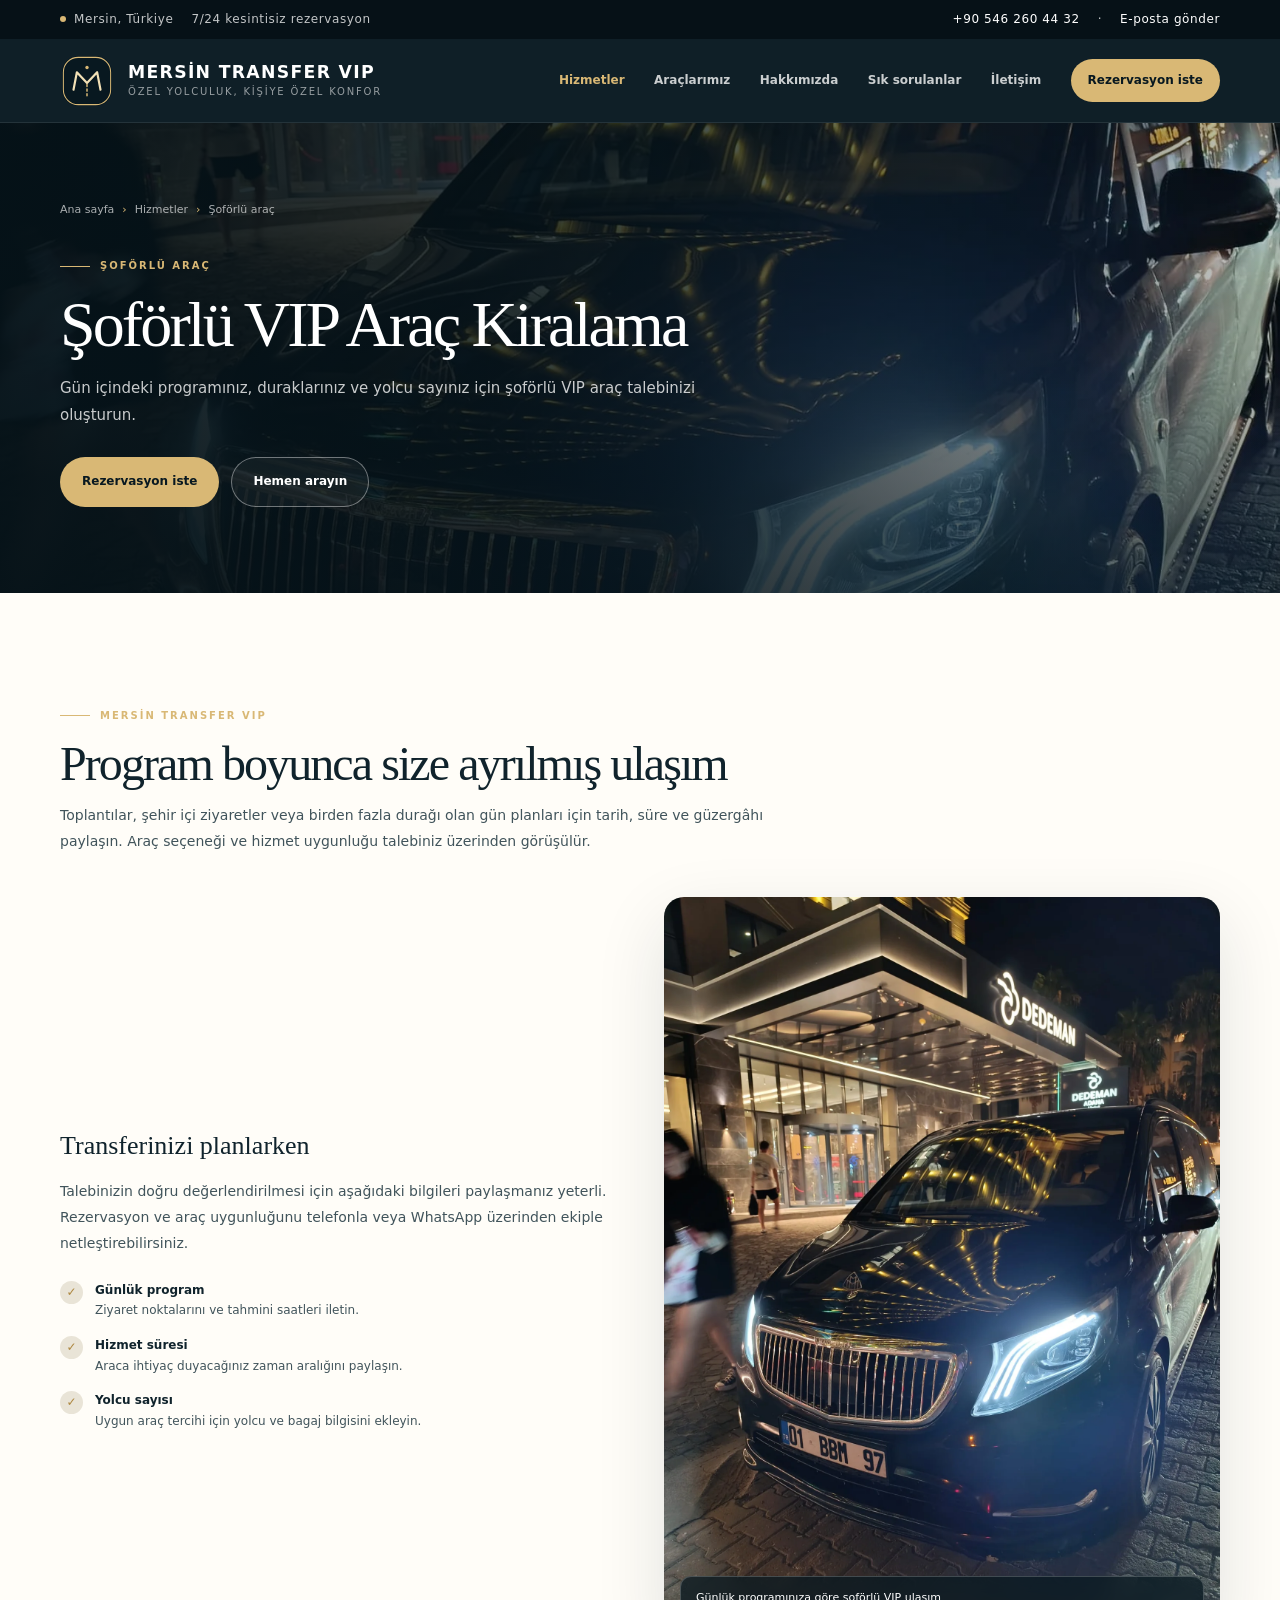
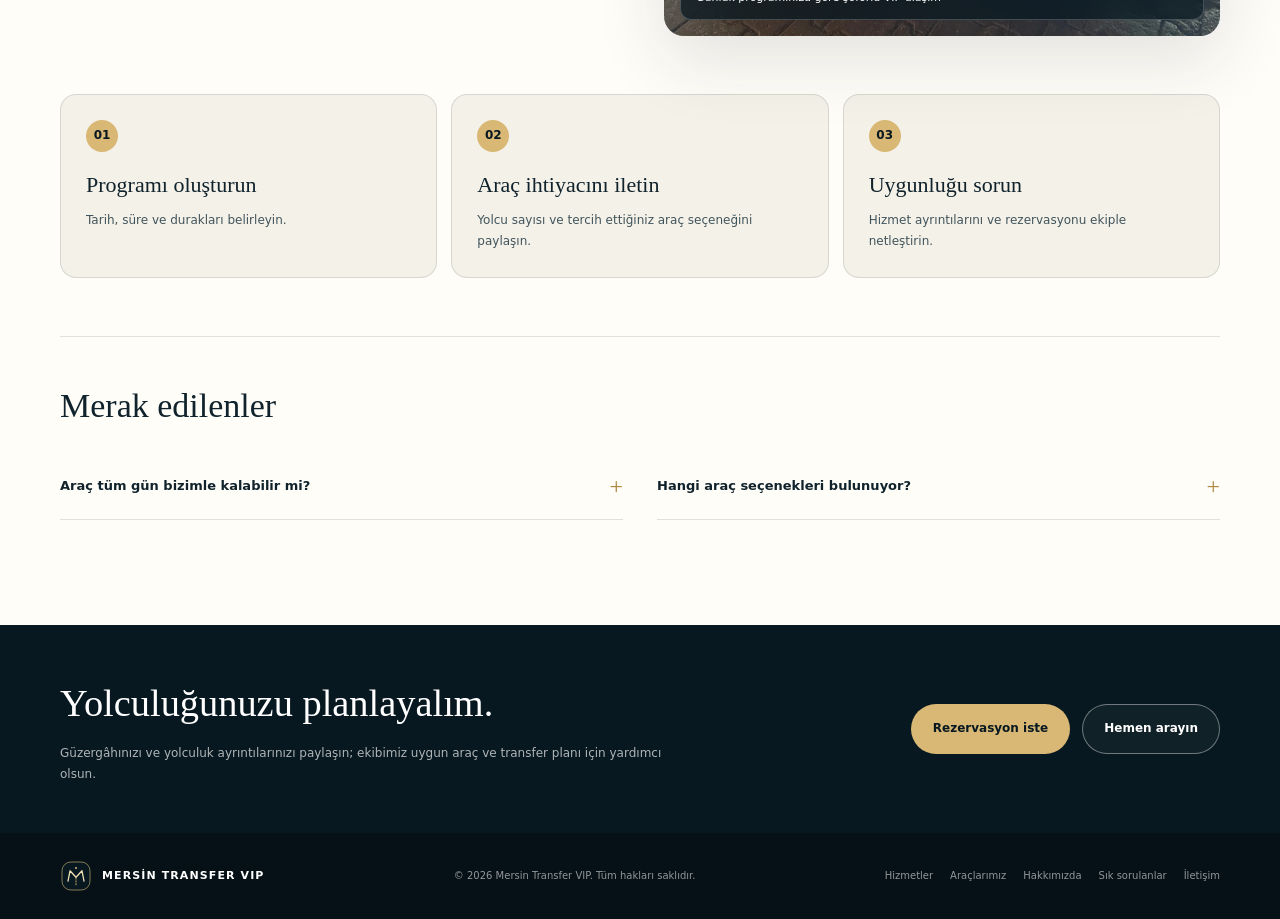
<file: soforlu-arac-kiralama.html>
<!doctype html>
<html lang="tr">
<head>
  <meta charset="utf-8">
  <meta name="viewport" content="width=device-width, initial-scale=1">
  <meta name="theme-color" content="#081820">
  <meta name="description" content="Mersin’de gün boyu devam eden programlar için şoförlü VIP araç seçeneği ve özel transfer planı.">
  <link rel="canonical" href="https://www.mersinviparac.com/soforlu-arac-kiralama.html">
  <link rel="icon" href="favicon.svg" type="image/svg+xml">
  <meta property="og:type" content="website">
  <meta property="og:locale" content="tr_TR">
  <meta property="og:title" content="Şoförlü VIP Araç Kiralama | Mersin Transfer VIP">
  <meta property="og:description" content="Mersin’de gün boyu devam eden programlar için şoförlü VIP araç seçeneği ve özel transfer planı.">
  <meta property="og:image" content="https://www.mersinviparac.com/assets/images/fleet-7.webp">
  <title>Şoförlü VIP Araç Kiralama | Mersin Transfer VIP</title>
  <link rel="stylesheet" href="assets/css/site.css">
  <script type="application/ld+json">
  {
    "@context": "https://schema.org",
    "@type": "LocalBusiness",
    "name": "Mersin Transfer VIP",
    "url": "https://www.mersinviparac.com/",
    "telephone": "+90 546 260 44 32",
    "email": "info@mersintransfervip.com",
    "address": {
      "@type": "PostalAddress",
      "addressLocality": "Yenişehir",
      "addressRegion": "Mersin",
      "addressCountry": "TR"
    },
    "areaServed": ["Mersin", "Türkiye"],
    "description": "Mersin’de gün boyu devam eden programlar için şoförlü VIP araç seçeneği ve özel transfer planı.",
    "openingHours": "Mo-Su 00:00-23:59"
  }
  </script>
</head>
<body>
  <a class="skip-link" href="#main">İçeriğe geç</a>
  <div class="topline">
    <div class="container topline-inner">
      <div class="topline-left"><span><i class="topline-dot"></i>Mersin, Türkiye</span><span>7/24 kesintisiz rezervasyon</span></div>
      <div class="topline-right"><a href="tel:+905462604432">+90 546 260 44 32</a><span aria-hidden="true">·</span><a href="mailto:info@mersintransfervip.com">E-posta gönder</a></div>
    </div>
  </div>
  <header class="site-header">
    <div class="container header-inner">
      <a class="brand" href="index.html" aria-label="Mersin Transfer VIP ana sayfa">
        <img class="brand-mark" src="assets/images/brand-mark.svg" alt="">
        <span class="brand-copy"><span class="brand-name">MERSİN TRANSFER VIP</span><span class="brand-sub">Özel yolculuk, kişiye özel konfor</span></span>
      </a>
      <button class="nav-toggle" type="button" aria-label="Menüyü aç" aria-expanded="false" aria-controls="site-nav">
        <svg viewBox="0 0 24 24" fill="none" stroke="currentColor" stroke-width="1.7" aria-hidden="true"><path d="M4 7h16M4 12h16M4 17h16"/></svg>
      </button>
      <nav class="nav" id="site-nav" aria-label="Ana menü">
        <a href="hizmetler.html" aria-current="page">Hizmetler</a>
        <a href="araclarimiz.html">Araçlarımız</a>
        <a href="hakkimizda.html">Hakkımızda</a>
        <a href="sss.html">Sık sorulanlar</a>
        <a href="iletisim.html">İletişim</a>
        <a class="nav-cta" href="iletisim.html">Rezervasyon iste</a>
      </nav>
    </div>
  </header>
  <main id="main">
    <section class="page-hero" aria-labelledby="page-title">
      <img class="page-hero-image" src="assets/images/fleet-7.webp" alt="Şoförlü VIP araç hizmeti için transfer aracı">
      <div class="page-hero-shade" aria-hidden="true"></div>
      <div class="container page-hero-content">
        <nav class="breadcrumbs" aria-label="Sayfa konumu"><a href="index.html">Ana sayfa</a><span class="breadcrumb-separator">›</span><a href="hizmetler.html">Hizmetler</a><span class="breadcrumb-separator">›</span><span>Şoförlü araç</span></nav>
        <span class="eyebrow">Şoförlü araç</span>
        <h1 id="page-title">Şoförlü VIP Araç Kiralama</h1>
        <p>Gün içindeki programınız, duraklarınız ve yolcu sayınız için şoförlü VIP araç talebinizi oluşturun.</p>
        <div class="button-row"><a class="button button-gold" href="iletisim.html">Rezervasyon iste</a><a class="button button-outline" href="tel:+905462604432">Hemen arayın</a></div>
      </div>
    </section>
    <section class="section page-main">
      <div class="container">
        <div class="page-intro"><span class="eyebrow">MERSİN TRANSFER VIP</span><h2>Program boyunca size ayrılmış ulaşım</h2><p>Toplantılar, şehir içi ziyaretler veya birden fazla durağı olan gün planları için tarih, süre ve güzergâhı paylaşın. Araç seçeneği ve hizmet uygunluğu talebiniz üzerinden görüşülür.</p></div>
        <div class="page-detail-grid">
          <div class="page-detail-copy"><h3>Transferinizi planlarken</h3><p>Talebinizin doğru değerlendirilmesi için aşağıdaki bilgileri paylaşmanız yeterli. Rezervasyon ve araç uygunluğunu telefonla veya WhatsApp üzerinden ekiple netleştirebilirsiniz.</p><ul class="benefit-list"><li><span class="check-icon" aria-hidden="true">✓</span><div><strong>Günlük program</strong><span>Ziyaret noktalarını ve tahmini saatleri iletin.</span></div></li><li><span class="check-icon" aria-hidden="true">✓</span><div><strong>Hizmet süresi</strong><span>Araca ihtiyaç duyacağınız zaman aralığını paylaşın.</span></div></li><li><span class="check-icon" aria-hidden="true">✓</span><div><strong>Yolcu sayısı</strong><span>Uygun araç tercihi için yolcu ve bagaj bilgisini ekleyin.</span></div></li></ul></div>
          <figure class="page-photo"><img src="assets/images/fleet-7.webp" alt="Şoförlü VIP araç hizmeti için transfer aracı" loading="lazy"><figcaption>Günlük programınıza göre şoförlü VIP ulaşım</figcaption></figure>
        </div>
        <div class="page-steps"><article class="page-step"><span class="page-step-number">01</span><h3>Programı oluşturun</h3><p>Tarih, süre ve durakları belirleyin.</p></article><article class="page-step"><span class="page-step-number">02</span><h3>Araç ihtiyacını iletin</h3><p>Yolcu sayısı ve tercih ettiğiniz araç seçeneğini paylaşın.</p></article><article class="page-step"><span class="page-step-number">03</span><h3>Uygunluğu sorun</h3><p>Hizmet ayrıntılarını ve rezervasyonu ekiple netleştirin.</p></article></div>
        <div class="page-faq"><h2>Merak edilenler</h2><div class="page-faq-list"><details class="faq-item"><summary>Araç tüm gün bizimle kalabilir mi?</summary><p>Günlük programınızın saat aralığını ve güzergâhını ileterek uygunluk bilgisi alın.</p></details><details class="faq-item"><summary>Hangi araç seçenekleri bulunuyor?</summary><p>Vito ve Sprinter VIP seçenekleri için yolcu sayınıza göre bilgi alabilirsiniz.</p></details></div></div>
      </div>
    </section>
    <section class="page-cta"><div class="container page-cta-inner"><div><h2>Yolculuğunuzu planlayalım.</h2><p>Güzergâhınızı ve yolculuk ayrıntılarınızı paylaşın; ekibimiz uygun araç ve transfer planı için yardımcı olsun.</p></div><div class="button-row"><a class="button button-gold" href="iletisim.html">Rezervasyon iste</a><a class="button button-outline" href="tel:+905462604432">Hemen arayın</a></div></div></section>
  </main>
  <footer class="site-footer">
    <div class="container footer-inner">
      <a class="footer-brand-lockup" href="index.html"><img class="footer-mark" src="assets/images/brand-mark.svg" alt=""><span>MERSİN TRANSFER VIP</span></a>
      <span>© <span id="year">2026</span> Mersin Transfer VIP. Tüm hakları saklıdır.</span>
      <div class="footer-links"><a href="hizmetler.html">Hizmetler</a><a href="araclarimiz.html">Araçlarımız</a><a href="hakkimizda.html">Hakkımızda</a><a href="sss.html">Sık sorulanlar</a><a href="iletisim.html">İletişim</a></div>
    </div>
  </footer>
  <div class="mobile-callbar" aria-label="Hızlı iletişim">
    <a class="button button-outline" href="tel:+905462604432">Ara</a>
    <a class="button button-gold" href="https://wa.me/905462604432?text=Merhaba%2C%20Mersin%20Transfer%20VIP%20hakk%C4%B1nda%20bilgi%20almak%20istiyorum." target="_blank" rel="noopener noreferrer">WhatsApp</a>
  </div>
  <script src="assets/js/site.js" defer></script>
</body>
</html>
</file>
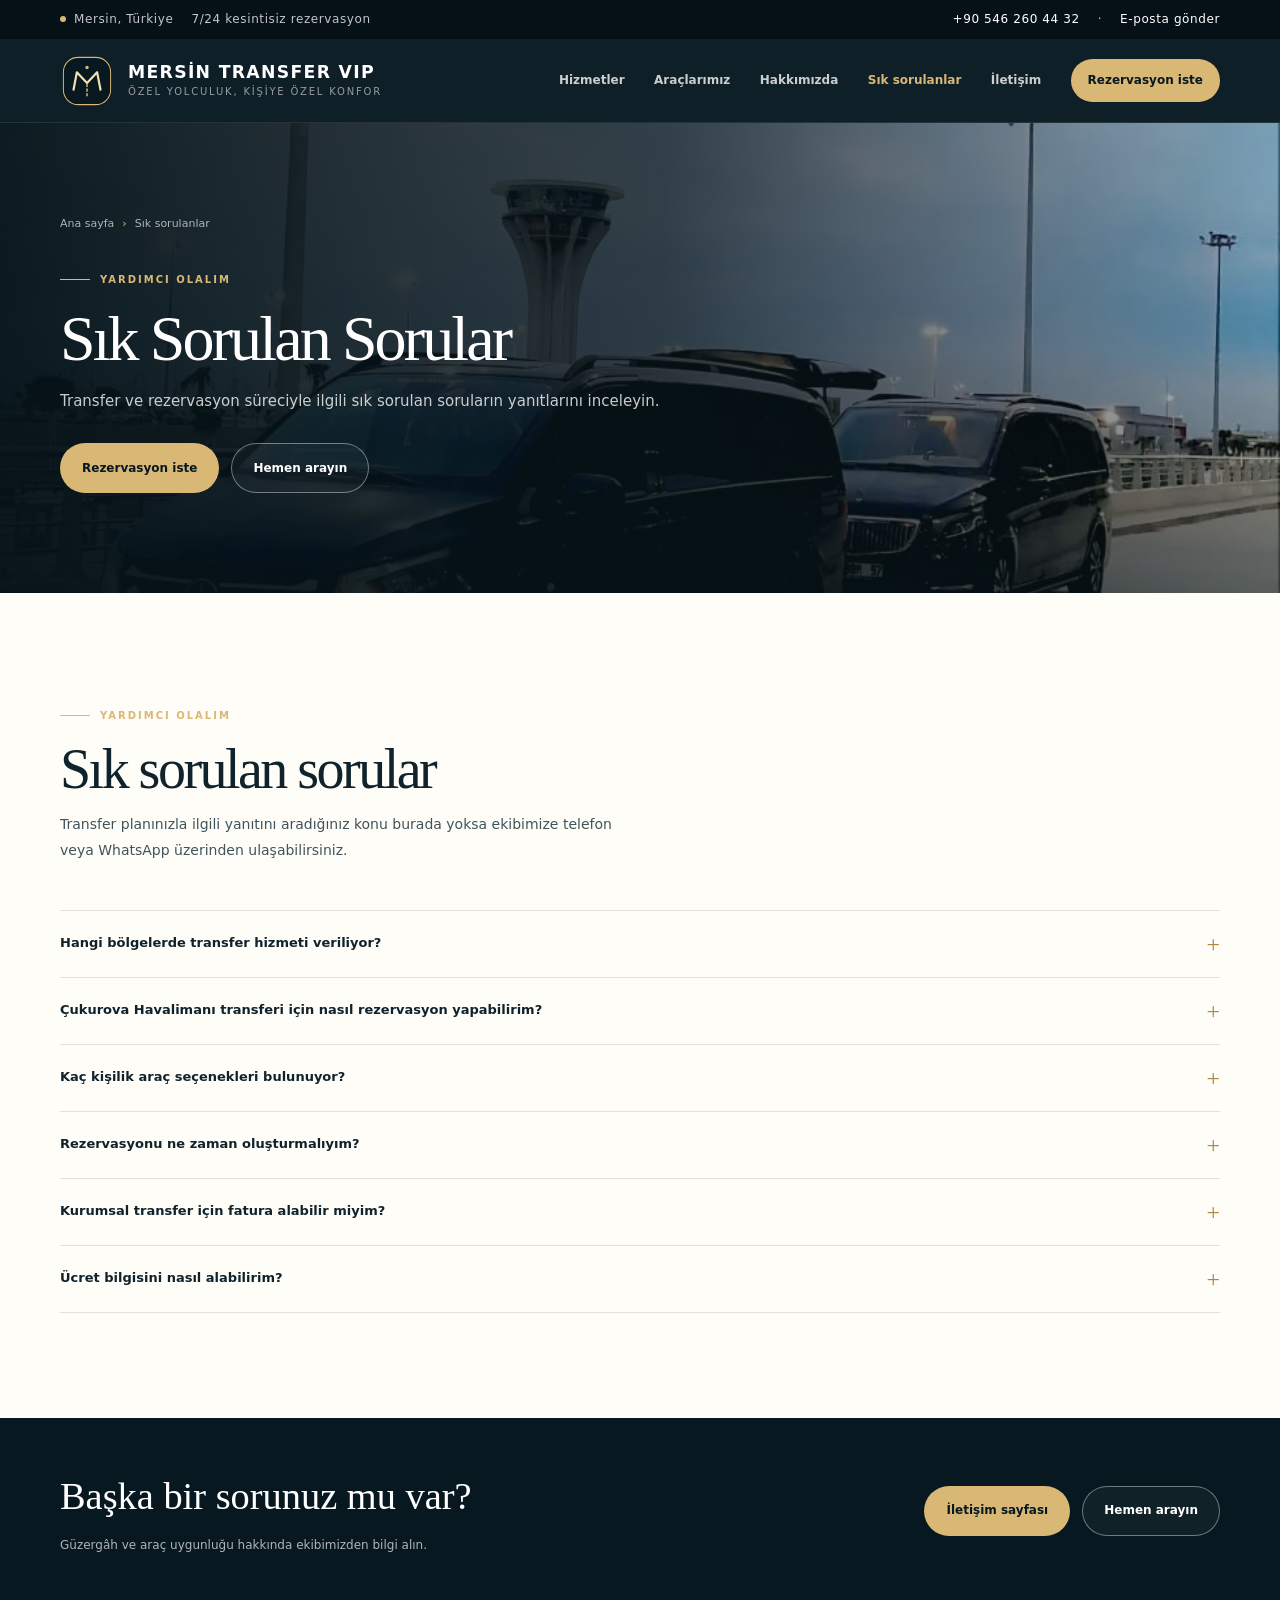
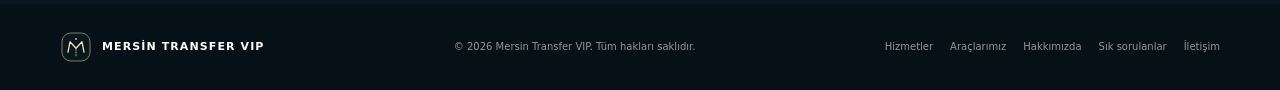
<file: sss.html>
<!doctype html>
<html lang="tr">
<head>
  <meta charset="utf-8">
  <meta name="viewport" content="width=device-width, initial-scale=1">
  <meta name="theme-color" content="#081820">
  <meta name="description" content="Mersin Transfer VIP rezervasyonu, araç kapasitesi, havalimanı ve şehirler arası transfer hakkında sık sorulan sorular.">
  <link rel="canonical" href="https://www.mersinviparac.com/sss.html">
  <link rel="icon" href="favicon.svg" type="image/svg+xml">
  <meta property="og:type" content="website">
  <meta property="og:locale" content="tr_TR">
  <meta property="og:title" content="Sık Sorulan Sorular | Mersin Transfer VIP">
  <meta property="og:description" content="Mersin Transfer VIP rezervasyonu, araç kapasitesi, havalimanı ve şehirler arası transfer hakkında sık sorulan sorular.">
  <meta property="og:image" content="https://www.mersinviparac.com/assets/images/fleet-3.webp">
  <title>Sık Sorulan Sorular | Mersin Transfer VIP</title>
  <link rel="stylesheet" href="assets/css/site.css">
  <script type="application/ld+json">
  {
    "@context": "https://schema.org",
    "@type": "LocalBusiness",
    "name": "Mersin Transfer VIP",
    "url": "https://www.mersinviparac.com/",
    "telephone": "+90 546 260 44 32",
    "email": "info@mersintransfervip.com",
    "address": {
      "@type": "PostalAddress",
      "addressLocality": "Yenişehir",
      "addressRegion": "Mersin",
      "addressCountry": "TR"
    },
    "areaServed": ["Mersin", "Türkiye"],
    "description": "Mersin Transfer VIP rezervasyonu, araç kapasitesi, havalimanı ve şehirler arası transfer hakkında sık sorulan sorular.",
    "openingHours": "Mo-Su 00:00-23:59"
  }
  </script>
</head>
<body>
  <a class="skip-link" href="#main">İçeriğe geç</a>
  <div class="topline">
    <div class="container topline-inner">
      <div class="topline-left"><span><i class="topline-dot"></i>Mersin, Türkiye</span><span>7/24 kesintisiz rezervasyon</span></div>
      <div class="topline-right"><a href="tel:+905462604432">+90 546 260 44 32</a><span aria-hidden="true">·</span><a href="mailto:info@mersintransfervip.com">E-posta gönder</a></div>
    </div>
  </div>
  <header class="site-header">
    <div class="container header-inner">
      <a class="brand" href="index.html" aria-label="Mersin Transfer VIP ana sayfa">
        <img class="brand-mark" src="assets/images/brand-mark.svg" alt="">
        <span class="brand-copy"><span class="brand-name">MERSİN TRANSFER VIP</span><span class="brand-sub">Özel yolculuk, kişiye özel konfor</span></span>
      </a>
      <button class="nav-toggle" type="button" aria-label="Menüyü aç" aria-expanded="false" aria-controls="site-nav">
        <svg viewBox="0 0 24 24" fill="none" stroke="currentColor" stroke-width="1.7" aria-hidden="true"><path d="M4 7h16M4 12h16M4 17h16"/></svg>
      </button>
      <nav class="nav" id="site-nav" aria-label="Ana menü">
        <a href="hizmetler.html">Hizmetler</a>
        <a href="araclarimiz.html">Araçlarımız</a>
        <a href="hakkimizda.html">Hakkımızda</a>
        <a href="sss.html" aria-current="page">Sık sorulanlar</a>
        <a href="iletisim.html">İletişim</a>
        <a class="nav-cta" href="iletisim.html">Rezervasyon iste</a>
      </nav>
    </div>
  </header>
  <main id="main">
    <section class="page-hero" aria-labelledby="page-title">
      <img class="page-hero-image" src="assets/images/fleet-3.webp" alt="Havalimanı transferi için VIP araç">
      <div class="page-hero-shade" aria-hidden="true"></div>
      <div class="container page-hero-content">
        <nav class="breadcrumbs" aria-label="Sayfa konumu"><a href="index.html">Ana sayfa</a><span class="breadcrumb-separator">›</span><span>Sık sorulanlar</span></nav>
        <span class="eyebrow">Yardımcı olalım</span>
        <h1 id="page-title">Sık Sorulan Sorular</h1>
        <p>Transfer ve rezervasyon süreciyle ilgili sık sorulan soruların yanıtlarını inceleyin.</p>
        <div class="button-row"><a class="button button-gold" href="iletisim.html">Rezervasyon iste</a><a class="button button-outline" href="tel:+905462604432">Hemen arayın</a></div>
      </div>
    </section>
    <section class="section page-main"><div class="container">
  <div class="section-heading"><span class="eyebrow">Yardımcı olalım</span><h2>Sık sorulan sorular</h2><p>Transfer planınızla ilgili yanıtını aradığınız konu burada yoksa ekibimize telefon veya WhatsApp üzerinden ulaşabilirsiniz.</p></div>
  <div class="faq-items"><details class="faq-item"><summary>Hangi bölgelerde transfer hizmeti veriliyor?</summary><p>Mersin merkez ve çevre ilçelerinin yanı sıra Mersin çıkışlı şehirler arası transfer taleplerinizi iletebilirsiniz. Güzergâh uygunluğu rezervasyon sırasında netleştirilir.</p></details><details class="faq-item"><summary>Çukurova Havalimanı transferi için nasıl rezervasyon yapabilirim?</summary><p>Uçuş tarihinizi ve saatinizi, hareket noktanızı, varış adresinizi ve yolcu sayınızı telefon veya WhatsApp üzerinden paylaşın.</p></details><details class="faq-item"><summary>Kaç kişilik araç seçenekleri bulunuyor?</summary><p>Mercedes Vito VIP araçlar 9 kişiye, Sprinter VIP araçlar 16 kişiye kadar kapasite seçenekleriyle sunulur. Araç uygunluğunu rezervasyon sırasında sorun.</p></details><details class="faq-item"><summary>Rezervasyonu ne zaman oluşturmalıyım?</summary><p>Talebinizi yolculuk tarihinizden önce iletmeniz planlamayı kolaylaştırır. Yakın tarihli transfer talepleri için 7/24 iletişim hattını arayabilirsiniz.</p></details><details class="faq-item"><summary>Kurumsal transfer için fatura alabilir miyim?</summary><p>Kurumsal faturalandırma ihtiyacınızı rezervasyon sırasında belirtin; ayrıntılar için ekiple görüşün.</p></details><details class="faq-item"><summary>Ücret bilgisini nasıl alabilirim?</summary><p>Güzergâh, tarih, saat ve yolcu sayısını paylaşarak telefon veya WhatsApp üzerinden ücret bilgisi isteyin.</p></details></div>
</div></section>
<section class="page-cta"><div class="container page-cta-inner"><div><h2>Başka bir sorunuz mu var?</h2><p>Güzergâh ve araç uygunluğu hakkında ekibimizden bilgi alın.</p></div><div class="button-row"><a class="button button-gold" href="iletisim.html">İletişim sayfası</a><a class="button button-outline" href="tel:+905462604432">Hemen arayın</a></div></div></section>
  </main>
  <footer class="site-footer">
    <div class="container footer-inner">
      <a class="footer-brand-lockup" href="index.html"><img class="footer-mark" src="assets/images/brand-mark.svg" alt=""><span>MERSİN TRANSFER VIP</span></a>
      <span>© <span id="year">2026</span> Mersin Transfer VIP. Tüm hakları saklıdır.</span>
      <div class="footer-links"><a href="hizmetler.html">Hizmetler</a><a href="araclarimiz.html">Araçlarımız</a><a href="hakkimizda.html">Hakkımızda</a><a href="sss.html">Sık sorulanlar</a><a href="iletisim.html">İletişim</a></div>
    </div>
  </footer>
  <div class="mobile-callbar" aria-label="Hızlı iletişim">
    <a class="button button-outline" href="tel:+905462604432">Ara</a>
    <a class="button button-gold" href="https://wa.me/905462604432?text=Merhaba%2C%20Mersin%20Transfer%20VIP%20hakk%C4%B1nda%20bilgi%20almak%20istiyorum." target="_blank" rel="noopener noreferrer">WhatsApp</a>
  </div>
  <script src="assets/js/site.js" defer></script>
</body>
</html>
</file>
<file: assets/css/site.css>
:root {
      color-scheme: light;
      --ink: #10232c;
      --ink-soft: #41545b;
      --night: #081820;
      --night-2: #102a34;
      --cream: #f4f1e9;
      --white: #fffdf8;
      --line: rgba(16, 35, 44, .13);
      --gold: #d9b875;
      --gold-dark: #ad8740;
      --sea: #7292a0;
      --serif: Georgia, "Times New Roman", serif;
      --sans: Inter, ui-sans-serif, system-ui, -apple-system, BlinkMacSystemFont, "Segoe UI", sans-serif;
      --radius: 18px;
      --shadow: 0 24px 70px rgba(13, 32, 40, .12);
    }
    * { box-sizing: border-box; }
    html { scroll-behavior: smooth; scroll-padding-top: 90px; }
    body { margin: 0; background: var(--cream); color: var(--ink); font-family: var(--sans); line-height: 1.6; }
    body.menu-open { overflow: hidden; }
    a { color: inherit; text-decoration: none; }
    button, input, select, textarea { font: inherit; }
    img { display: block; max-width: 100%; }
    .skip-link { position: fixed; left: 14px; top: -60px; z-index: 99; padding: 12px 16px; color: var(--ink); background: var(--white); border-radius: 8px; }
    .skip-link:focus { top: 14px; }
    .container { width: min(1160px, calc(100% - 48px)); margin-inline: auto; }
    .topline { background: #061117; color: rgba(255,255,255,.76); font-size: 12px; letter-spacing: .05em; }
    .topline-inner { min-height: 39px; display: flex; align-items: center; justify-content: space-between; gap: 16px; }
    .topline-left, .topline-right { display: flex; align-items: center; gap: 18px; }
    .topline a { color: white; transition: color .2s ease; }
    .topline a:hover { color: var(--gold); }
    .topline-dot { display: inline-block; width: 6px; height: 6px; margin-right: 8px; vertical-align: 1px; border-radius: 50%; background: var(--gold); }
    .site-header { position: sticky; top: 0; z-index: 20; background: rgba(8, 24, 32, .97); color: white; border-bottom: 1px solid rgba(255,255,255,.09); backdrop-filter: blur(14px); }
    .header-inner { min-height: 83px; display: flex; align-items: center; justify-content: space-between; gap: 26px; }
    .brand { display: inline-flex; align-items: center; gap: 12px; min-width: max-content; }
    .brand-mark { width: 44px; height: 44px; display: grid; place-items: center; border: 1px solid rgba(217,184,117,.66); border-radius: 50%; color: var(--gold); font-family: var(--serif); font-size: 16px; letter-spacing: -.07em; }
    .brand-copy { display: grid; gap: 1px; line-height: 1.05; }
    .brand-name { font-size: 13px; font-weight: 700; letter-spacing: .14em; }
    .brand-sub { margin-top: 5px; color: rgba(255,255,255,.56); font-size: 9px; letter-spacing: .22em; text-transform: uppercase; }
    .nav { display: flex; align-items: center; gap: clamp(15px, 2.3vw, 30px); }
    .nav a { color: rgba(255,255,255,.78); font-size: 12px; font-weight: 600; transition: color .2s ease; }
    .nav a:hover { color: var(--gold); }
    .nav .nav-cta { padding: 12px 17px; color: var(--night); background: var(--gold); border-radius: 999px; }
    .nav .nav-cta:hover { color: var(--night); background: #ebd39f; }
    .nav-toggle { display: none; width: 44px; height: 44px; border: 1px solid rgba(255,255,255,.22); border-radius: 50%; background: transparent; color: white; cursor: pointer; }
    .nav-toggle svg { width: 21px; height: 21px; margin: auto; }
    .hero { position: relative; min-height: 680px; display: flex; align-items: center; isolation: isolate; overflow: hidden; background: var(--night); color: white; }
    .hero-image { position: absolute; z-index: -2; inset: 0; width: 100%; height: 100%; object-fit: cover; object-position: center 56%; }
    .hero-scrim { position: absolute; z-index: -1; inset: 0; background: linear-gradient(90deg, rgba(5,18,24,.98) 0%, rgba(5,18,24,.9) 31%, rgba(5,18,24,.57) 57%, rgba(5,18,24,.12) 100%), linear-gradient(0deg, rgba(5,18,24,.62) 0%, transparent 42%); }
    .hero-content { width: min(1160px, calc(100% - 48px)); margin: 0 auto; padding: 95px 0 126px; }
    .eyebrow { display: inline-flex; align-items: center; gap: 10px; color: var(--gold); font-size: 10px; font-weight: 700; letter-spacing: .2em; text-transform: uppercase; }
    .eyebrow::before { content: ""; width: 30px; height: 1px; background: currentColor; }
    h1, h2, h3, p { margin-top: 0; }
    .hero h1 { max-width: 680px; margin: 23px 0 20px; font-family: var(--serif); font-size: clamp(47px, 6.4vw, 82px); font-weight: 400; line-height: .99; letter-spacing: -.055em; }
    .hero h1 em { color: var(--gold); font-weight: 400; }
    .hero-copy { max-width: 520px; margin-bottom: 32px; color: rgba(255,255,255,.77); font-size: 16px; line-height: 1.8; }
    .button-row { display: flex; flex-wrap: wrap; align-items: center; gap: 12px; }
    .button { min-height: 50px; display: inline-flex; align-items: center; justify-content: center; gap: 10px; padding: 0 21px; border: 1px solid transparent; border-radius: 999px; font-size: 12px; font-weight: 700; transition: transform .2s ease, background .2s ease, border-color .2s ease; cursor: pointer; }
    .button:hover { transform: translateY(-2px); }
    .button-gold { background: var(--gold); color: var(--night); }
    .button-gold:hover { background: #ebd39f; }
    .button-outline { border-color: rgba(255,255,255,.4); color: white; background: rgba(255,255,255,.04); }
    .button-outline:hover { border-color: var(--gold); }
    .button-dark { color: white; background: var(--night); }
    .button-dark:hover { background: #18323c; }
    .button svg { width: 16px; height: 16px; flex: none; }
    .hero-note { display: flex; align-items: center; gap: 12px; margin-top: 30px; color: rgba(255,255,255,.62); font-size: 11px; }
    .hero-note span:first-child { width: 26px; height: 26px; display: grid; place-items: center; border: 1px solid rgba(217,184,117,.65); border-radius: 50%; color: var(--gold); }
    .hero-note svg { width: 13px; height: 13px; }
    .hero-footer { position: absolute; right: 0; bottom: 0; left: 0; border-top: 1px solid rgba(255,255,255,.2); background: rgba(7,22,29,.58); backdrop-filter: blur(7px); }
    .hero-points { display: grid; grid-template-columns: repeat(3, 1fr); }
    .hero-point { display: flex; align-items: center; gap: 13px; min-height: 78px; padding: 12px 24px; border-right: 1px solid rgba(255,255,255,.16); }
    .hero-point:first-child { padding-left: 0; }
    .hero-point:last-child { border-right: 0; }
    .point-icon { width: 34px; height: 34px; display: grid; place-items: center; border: 1px solid rgba(217,184,117,.5); border-radius: 50%; color: var(--gold); }
    .point-icon svg { width: 16px; height: 16px; }
    .hero-point strong { display: block; color: white; font-size: 11px; }
    .hero-point small { display: block; margin-top: 3px; color: rgba(255,255,255,.58); font-size: 10px; }
    .section { padding: 105px 0; }
    .section-heading { max-width: 670px; margin-bottom: 47px; }
    .section-heading.center { margin-inline: auto; text-align: center; }
    .section-heading.center .eyebrow { justify-content: center; }
    .section-heading h2 { margin: 16px 0 14px; font-family: var(--serif); font-size: clamp(37px, 4.6vw, 56px); font-weight: 400; line-height: 1.05; letter-spacing: -.045em; }
    .section-heading p { max-width: 590px; margin-bottom: 0; color: var(--ink-soft); font-size: 14px; line-height: 1.8; }
    .section-heading.center p { margin-inline: auto; }
    .services { background: var(--cream); }
    .service-grid { display: grid; grid-template-columns: repeat(3, 1fr); gap: 14px; }
    .service-card { position: relative; min-height: 244px; padding: 27px 26px 24px; border: 1px solid var(--line); border-radius: var(--radius); background: rgba(255,253,248,.76); transition: transform .25s ease, box-shadow .25s ease, border-color .25s ease; }
    .service-card:hover { transform: translateY(-5px); border-color: rgba(173,135,64,.36); box-shadow: var(--shadow); }
    .service-icon { width: 43px; height: 43px; display: grid; place-items: center; margin-bottom: 25px; border-radius: 13px; background: #e8e3d7; color: var(--gold-dark); }
    .service-icon svg { width: 20px; height: 20px; }
    .service-card h3 { margin: 0 0 9px; font-family: var(--serif); font-size: 22px; font-weight: 400; letter-spacing: -.02em; }
    .service-card p { margin: 0; color: var(--ink-soft); font-size: 12px; line-height: 1.75; }
    .service-card a { position: absolute; inset: 0; border-radius: inherit; }
    .service-card a:focus-visible { outline: 3px solid var(--gold-dark); outline-offset: 3px; }
    .service-link { display: inline-flex; align-items: center; gap: 8px; margin-top: 15px; color: var(--gold-dark); font-size: 11px; font-weight: 700; }
    .service-link svg { width: 13px; height: 13px; }
    .split-section { padding: 0; background: var(--white); }
    .split-grid { display: grid; grid-template-columns: 1fr 1fr; min-height: 595px; }
    .split-image-wrap { position: relative; min-height: 100%; overflow: hidden; background: #d6d8d3; }
    .split-image { position: absolute; inset: 0; width: 100%; height: 100%; object-fit: cover; object-position: center; }
    .image-caption { position: absolute; right: 22px; bottom: 22px; left: 22px; padding: 12px 15px; border: 1px solid rgba(255,255,255,.23); border-radius: 12px; color: white; background: rgba(8,24,32,.64); backdrop-filter: blur(9px); font-size: 11px; }
    .split-copy { display: flex; flex-direction: column; justify-content: center; padding: clamp(54px, 8vw, 106px); }
    .split-copy h2 { margin: 16px 0 16px; font-family: var(--serif); font-size: clamp(38px, 4vw, 53px); font-weight: 400; line-height: 1.05; letter-spacing: -.05em; }
    .split-copy > p { color: var(--ink-soft); font-size: 14px; line-height: 1.8; }
    .benefit-list { display: grid; gap: 16px; margin: 24px 0 30px; padding: 0; list-style: none; }
    .benefit-list li { display: flex; gap: 12px; color: var(--ink); font-size: 12px; line-height: 1.55; }
    .check-icon { width: 23px; height: 23px; display: grid; place-items: center; flex: none; border-radius: 50%; background: #e9e4d7; color: var(--gold-dark); }
    .check-icon svg { width: 13px; height: 13px; }
    .benefit-list strong { display: block; margin-bottom: 2px; font-size: 12px; }
    .benefit-list span:not(.check-icon) { color: var(--ink-soft); }
    .fleet { color: white; background: var(--night); }
    .fleet .section-heading p { color: rgba(255,255,255,.63); }
    .fleet .eyebrow { color: var(--gold); }
    .fleet-grid { display: grid; grid-template-columns: 1fr 1fr 1fr; gap: 15px; }
    .fleet-card { overflow: hidden; border: 1px solid rgba(255,255,255,.12); border-radius: var(--radius); background: #102832; }
    .fleet-card-image { height: 275px; overflow: hidden; background: #182f38; }
    .fleet-card-image img { width: 100%; height: 100%; object-fit: cover; transition: transform .6s ease; }
    .fleet-card:hover .fleet-card-image img { transform: scale(1.045); }
    .fleet-card:nth-child(1) .fleet-card-image img { object-position: center 59%; }
    .fleet-card:nth-child(2) .fleet-card-image img { object-position: center 53%; }
    .fleet-card:nth-child(3) .fleet-card-image img { object-position: center 52%; }
    .fleet-card-body { padding: 22px 22px 24px; }
    .fleet-card-label { color: var(--gold); font-size: 9px; font-weight: 700; letter-spacing: .17em; text-transform: uppercase; }
    .fleet-card h3 { margin: 8px 0 8px; font-family: var(--serif); font-size: 23px; font-weight: 400; }
    .fleet-card p { min-height: 57px; margin: 0 0 17px; color: rgba(255,255,255,.63); font-size: 11px; line-height: 1.7; }
    .tag-row { display: flex; flex-wrap: wrap; gap: 7px; }
    .tag { padding: 6px 9px; border: 1px solid rgba(255,255,255,.14); border-radius: 999px; color: rgba(255,255,255,.76); font-size: 9px; }
    .fleet-note { display: flex; align-items: center; justify-content: space-between; gap: 22px; margin-top: 25px; padding: 22px 25px; border: 1px solid rgba(217,184,117,.3); border-radius: 14px; background: rgba(255,255,255,.035); }
    .fleet-note p { max-width: 670px; margin: 0; color: rgba(255,255,255,.72); font-size: 12px; line-height: 1.7; }
    .fleet-note strong { color: white; }
    .fleet-note a { min-width: max-content; color: var(--gold); font-size: 11px; font-weight: 700; }
    .fleet-note a:hover { color: white; }
    .gallery { padding: 92px 0 104px; background: #eae6dc; }
    .gallery-header { display: flex; align-items: end; justify-content: space-between; gap: 25px; margin-bottom: 27px; }
    .gallery-header .section-heading { margin: 0; }
    .gallery-header .section-heading h2 { margin-bottom: 0; font-size: clamp(35px, 4vw, 48px); }
    .gallery-header > p { max-width: 300px; margin: 0 0 4px; color: var(--ink-soft); font-size: 11px; line-height: 1.7; }
    .gallery-grid { display: grid; grid-template-columns: 1.15fr .85fr .85fr; grid-template-rows: 230px 230px; gap: 12px; }
    .gallery-item { position: relative; overflow: hidden; border-radius: 14px; background: #bac1bf; }
    .gallery-item:first-child { grid-row: span 2; }
    .gallery-item img { width: 100%; height: 100%; object-fit: cover; transition: transform .55s ease; }
    .gallery-item:hover img { transform: scale(1.04); }
    .gallery-item::after { content: ""; position: absolute; inset: 35% 0 0; background: linear-gradient(0deg, rgba(6,19,25,.68), transparent); pointer-events: none; }
    .gallery-item figcaption { position: absolute; z-index: 1; bottom: 15px; left: 16px; color: white; font-size: 11px; font-weight: 600; }
    .gallery-item figure { margin: 0; height: 100%; }
    .why { background: var(--white); }
    .why-grid { display: grid; grid-template-columns: .9fr 1.1fr; gap: 70px; align-items: start; }
    .why-intro h2 { margin: 15px 0 17px; font-family: var(--serif); font-size: clamp(38px, 4.2vw, 55px); font-weight: 400; line-height: 1.04; letter-spacing: -.05em; }
    .why-intro p { max-width: 410px; color: var(--ink-soft); font-size: 13px; line-height: 1.8; }
    .why-list { display: grid; grid-template-columns: 1fr 1fr; gap: 26px 30px; padding-top: 7px; }
    .why-item { display: flex; gap: 14px; }
    .why-item .service-icon { width: 42px; height: 42px; flex: none; margin: 0; }
    .why-item h3 { margin: 1px 0 5px; font-size: 12px; }
    .why-item p { margin: 0; color: var(--ink-soft); font-size: 11px; line-height: 1.7; }
    .route-band { position: relative; overflow: hidden; padding: 62px 0; color: white; background: var(--night-2); }
    .route-band::before, .route-band::after { content: ""; position: absolute; width: 320px; height: 320px; border: 1px solid rgba(217,184,117,.19); border-radius: 50%; pointer-events: none; }
    .route-band::before { top: -205px; left: -80px; }
    .route-band::after { right: -100px; bottom: -235px; width: 420px; height: 420px; }
    .route-inner { position: relative; display: flex; align-items: center; justify-content: space-between; gap: 28px; }
    .route-inner h2 { max-width: 700px; margin: 0; font-family: var(--serif); font-size: clamp(32px, 4.2vw, 48px); font-weight: 400; line-height: 1.08; letter-spacing: -.04em; }
    .route-inner p { margin: 11px 0 0; color: rgba(255,255,255,.66); font-size: 12px; }
    .faq { background: var(--cream); }
    .faq-grid { display: grid; grid-template-columns: .78fr 1.22fr; gap: 80px; }
    .faq-intro h2 { margin: 15px 0 14px; font-family: var(--serif); font-size: clamp(38px, 4vw, 52px); font-weight: 400; line-height: 1.05; letter-spacing: -.05em; }
    .faq-intro p { color: var(--ink-soft); font-size: 12px; line-height: 1.8; }
    .faq-items { border-top: 1px solid var(--line); }
    .faq-item { border-bottom: 1px solid var(--line); }
    .faq-item summary { position: relative; display: flex; align-items: center; justify-content: space-between; gap: 18px; padding: 21px 0; color: var(--ink); font-size: 13px; font-weight: 700; list-style: none; cursor: pointer; }
    .faq-item summary::-webkit-details-marker { display: none; }
    .faq-item summary::after { content: "+"; color: var(--gold-dark); font-family: var(--serif); font-size: 24px; font-weight: 400; line-height: 1; }
    .faq-item[open] summary::after { content: "−"; }
    .faq-item p { max-width: 610px; margin: -5px 36px 21px 0; color: var(--ink-soft); font-size: 12px; line-height: 1.8; }
    .contact { padding: 105px 0; color: white; background: var(--night); }
    .contact-grid { display: grid; grid-template-columns: .9fr 1.1fr; gap: 70px; align-items: start; }
    .contact-intro h2 { margin: 16px 0 14px; font-family: var(--serif); font-size: clamp(42px, 4.6vw, 58px); font-weight: 400; line-height: 1; letter-spacing: -.05em; }
    .contact-intro > p { max-width: 400px; margin-bottom: 31px; color: rgba(255,255,255,.65); font-size: 13px; line-height: 1.8; }
    .contact-list { display: grid; gap: 16px; margin-top: 29px; }
    .contact-line { display: flex; align-items: center; gap: 14px; }
    .contact-line .point-icon { width: 39px; height: 39px; }
    .contact-line small { display: block; margin-bottom: 3px; color: rgba(255,255,255,.51); font-size: 9px; letter-spacing: .1em; text-transform: uppercase; }
    .contact-line strong, .contact-line a { color: white; font-size: 13px; font-weight: 600; }
    .contact-line a:hover { color: var(--gold); }
    .booking-card { padding: 30px; border: 1px solid rgba(255,255,255,.13); border-radius: 20px; background: #102832; box-shadow: 0 28px 80px rgba(0,0,0,.15); }
    .booking-card h3 { margin: 0 0 8px; font-family: var(--serif); font-size: 27px; font-weight: 400; }
    .booking-card > p { margin-bottom: 23px; color: rgba(255,255,255,.58); font-size: 11px; line-height: 1.7; }
    .form-grid { display: grid; grid-template-columns: 1fr 1fr; gap: 14px; }
    .field { display: grid; gap: 7px; }
    .field.full { grid-column: 1 / -1; }
    .field label { color: rgba(255,255,255,.75); font-size: 10px; font-weight: 600; }
    .field input, .field select, .field textarea { width: 100%; min-height: 45px; padding: 11px 13px; border: 1px solid rgba(255,255,255,.13); border-radius: 8px; outline: 0; color: white; background: #0a2029; font-size: 11px; }
    .field textarea { min-height: 83px; resize: vertical; }
    .field input::placeholder, .field textarea::placeholder { color: rgba(255,255,255,.36); }
    .field select { appearance: none; background-image: url("data:image/svg+xml,%3Csvg xmlns='http://www.w3.org/2000/svg' width='12' height='12' viewBox='0 0 12 12'%3E%3Cpath fill='none' stroke='%23d9b875' stroke-linecap='round' stroke-width='1.4' d='m2 4 4 4 4-4'/%3E%3C/svg%3E"); background-repeat: no-repeat; background-position: right 13px center; }
    .field select option { color: white; background: #0a2029; }
    .field input:focus, .field select:focus, .field textarea:focus { border-color: var(--gold); box-shadow: 0 0 0 3px rgba(217,184,117,.15); }
    .form-submit { width: 100%; margin-top: 17px; }
    .form-privacy { margin: 12px 0 0 !important; color: rgba(255,255,255,.45) !important; font-size: 9px !important; line-height: 1.6 !important; }
    .site-footer { padding: 27px 0; color: rgba(255,255,255,.56); background: #061117; font-size: 10px; }
    .footer-inner { display: flex; align-items: center; justify-content: space-between; gap: 20px; }
    .footer-brand { color: white; font-size: 10px; font-weight: 700; letter-spacing: .15em; }
    .footer-links { display: flex; flex-wrap: wrap; gap: 17px; }
    .footer-links a:hover { color: var(--gold); }
    .mobile-callbar { display: none; }
    :focus-visible { outline: 3px solid var(--gold); outline-offset: 3px; }
    @media (max-width: 930px) {
      .nav { gap: 15px; }
      .nav a { font-size: 11px; }
      .nav .nav-cta { padding: 11px 13px; }
      .split-copy { padding: 55px 44px; }
      .why-grid { gap: 40px; }
      .faq-grid { gap: 45px; }
      .contact-grid { gap: 40px; }
    }
    @media (max-width: 760px) {
      html { scroll-padding-top: 74px; }
      .container { width: min(100% - 34px, 560px); }
      .topline-inner { min-height: 35px; }
      .topline-left { display: none; }
      .topline-inner { justify-content: center; }
      .topline-right { gap: 16px; }
      .header-inner { min-height: 70px; }
      .brand-mark { width: 40px; height: 40px; }
      .brand-name { font-size: 11px; }
      .nav-toggle { display: grid; place-items: center; }
      .nav { position: fixed; inset: 105px 0 auto; display: none; align-items: stretch; flex-direction: column; gap: 0; max-height: calc(100dvh - 105px); overflow-y: auto; padding: 8px 20px 20px; border-bottom: 1px solid rgba(255,255,255,.12); background: #081820; }
      .nav.is-open { display: flex; }
      .nav a { padding: 15px 8px; border-bottom: 1px solid rgba(255,255,255,.09); font-size: 13px; }
      .nav .nav-cta { margin-top: 15px; padding: 13px 17px; border-bottom: 0; text-align: center; }
      .hero { min-height: 720px; min-height: min(780px, 100svh); align-items: flex-start; }
      .hero-image { object-position: 61% center; }
      .hero-scrim { background: linear-gradient(90deg, rgba(5,18,24,.91), rgba(5,18,24,.68) 60%, rgba(5,18,24,.33)), linear-gradient(0deg, rgba(5,18,24,.83), transparent 62%); }
      .hero-content { width: min(100% - 34px, 560px); padding: 92px 0 178px; }
      .hero h1 { max-width: 480px; margin-top: 18px; font-size: clamp(48px, 14vw, 68px); }
      .hero-copy { max-width: 440px; font-size: 14px; }
      .hero-footer { background: rgba(7,22,29,.75); }
      .hero-points { grid-template-columns: 1fr; padding: 8px 0; }
      .hero-point { min-height: 53px; padding: 7px 0; border-right: 0; }
      .hero-point:not(:last-child) { border-bottom: 1px solid rgba(255,255,255,.1); }
      .point-icon { width: 30px; height: 30px; }
      .hero-point strong { font-size: 10px; }
      .hero-point small { font-size: 9px; }
      .section { padding: 76px 0; }
      .section-heading { margin-bottom: 31px; }
      .section-heading h2 { font-size: clamp(36px, 10vw, 48px); }
      .section-heading p { font-size: 12px; }
      .service-grid { grid-template-columns: 1fr 1fr; gap: 10px; }
      .service-card { min-height: 224px; padding: 20px 17px; }
      .service-card h3 { font-size: 19px; }
      .service-card p { font-size: 10px; }
      .service-icon { width: 39px; height: 39px; margin-bottom: 18px; }
      .split-grid { grid-template-columns: 1fr; }
      .split-image-wrap { min-height: 390px; }
      .split-copy { padding: 50px 25px 58px; }
      .split-copy h2 { font-size: 42px; }
      .split-copy > p { font-size: 12px; }
      .benefit-list { gap: 13px; }
      .fleet-grid { grid-template-columns: 1fr; gap: 13px; }
      .fleet-card { display: grid; grid-template-columns: .9fr 1.1fr; min-height: 190px; }
      .fleet-card-image { height: 100%; min-height: 190px; }
      .fleet-card-body { display: flex; flex-direction: column; justify-content: center; padding: 17px; }
      .fleet-card h3 { font-size: 20px; }
      .fleet-card p { min-height: 0; margin-bottom: 12px; font-size: 10px; }
      .tag-row { gap: 5px; }
      .tag { padding: 5px 7px; font-size: 8px; }
      .fleet-note { align-items: flex-start; flex-direction: column; gap: 13px; padding: 18px; }
      .fleet-note p { font-size: 11px; }
      .gallery { padding: 72px 0; }
      .gallery-header { align-items: flex-start; flex-direction: column; gap: 14px; }
      .gallery-header .section-heading { margin-bottom: 0; }
      .gallery-header > p { max-width: 450px; font-size: 11px; }
      .gallery-grid { grid-template-columns: 1fr 1fr; grid-template-rows: 205px 150px 150px; gap: 9px; }
      .gallery-item:first-child { grid-row: span 2; }
      .gallery-item:nth-child(4) { grid-column: 1 / -1; }
      .why-grid { grid-template-columns: 1fr; gap: 35px; }
      .why-intro h2 { font-size: 42px; }
      .why-intro p { font-size: 12px; }
      .why-list { gap: 22px 16px; }
      .why-item { gap: 10px; }
      .why-item .service-icon { width: 36px; height: 36px; }
      .why-item h3 { font-size: 11px; }
      .why-item p { font-size: 10px; }
      .route-band { padding: 47px 0; }
      .route-inner { align-items: flex-start; flex-direction: column; gap: 20px; }
      .route-inner h2 { font-size: 37px; }
      .route-inner p { font-size: 11px; }
      .faq-grid { grid-template-columns: 1fr; gap: 22px; }
      .faq-intro h2 { font-size: 42px; }
      .faq-intro p { font-size: 11px; }
      .faq-item summary { padding: 18px 0; font-size: 12px; }
      .faq-item p { font-size: 11px; }
      .contact { padding: 75px 0 90px; }
      .contact-grid { grid-template-columns: 1fr; gap: 38px; }
      .contact-intro h2 { font-size: 47px; }
      .contact-intro > p { font-size: 12px; }
      .booking-card { padding: 23px 18px; }
      .booking-card h3 { font-size: 25px; }
      .form-grid { gap: 12px; }
      .field label { font-size: 9px; }
      .site-footer { padding: 26px 0 91px; }
      .footer-inner { align-items: flex-start; flex-direction: column; gap: 13px; }
      .footer-links { gap: 12px; }
      .mobile-callbar { position: fixed; z-index: 21; right: 0; bottom: 0; left: 0; display: grid; grid-template-columns: 1fr 1fr; gap: 9px; padding: 10px 14px calc(10px + env(safe-area-inset-bottom)); border-top: 1px solid rgba(255,255,255,.1); background: rgba(6,17,23,.96); backdrop-filter: blur(12px); }
      .mobile-callbar .button { min-height: 44px; padding-inline: 10px; font-size: 10px; }
    }
    @media (max-width: 420px) {
      .brand-sub { font-size: 8px; }
      .hero-content { padding-top: 78px; }
      .hero h1 { font-size: 47px; }
      .button { min-height: 46px; padding-inline: 17px; }
      .service-card { min-height: 234px; padding: 18px 14px; }
      .service-card h3 { font-size: 18px; }
      .fleet-card { grid-template-columns: .8fr 1.2fr; }
      .fleet-card-image { min-height: 205px; }
      .fleet-card-body { padding: 13px; }
      .fleet-card h3 { font-size: 18px; }
      .gallery-grid { grid-template-rows: 180px 135px 135px; }
      .form-grid { grid-template-columns: 1fr; }
      .field.full { grid-column: auto; }
    }
    @media (prefers-reduced-motion: reduce) {
      html { scroll-behavior: auto; }
      *, *::before, *::after { animation-duration: .01ms !important; animation-iteration-count: 1 !important; transition-duration: .01ms !important; }
    }

/* Brand identity */
.brand { gap: 14px; }
.brand-mark { width: 54px; height: 54px; display: block; flex: none; border: 0; border-radius: 0; }
.brand-name { font-size: clamp(15px, 1.35vw, 20px); font-weight: 800; letter-spacing: .075em; color: #fff; }
.brand-sub { font-size: 10px; letter-spacing: .18em; }
.footer-brand-lockup { display: inline-flex; align-items: center; gap: 10px; color: white; font-size: 11px; font-weight: 800; letter-spacing: .1em; }
.footer-mark { width: 32px; height: 32px; }
.hero-brand-title { max-width: 720px; margin: 18px 0 14px; font-family: var(--sans); font-size: clamp(42px, 6.3vw, 76px); font-weight: 850; line-height: .96; letter-spacing: -.055em; text-transform: uppercase; }
.hero-brand-title span { display: block; }
.hero-brand-title em { color: var(--gold); font-style: normal; font-weight: 850; }
.hero-tagline { margin: 0 0 12px; color: rgba(255,255,255,.94); font-family: var(--serif); font-size: clamp(21px, 2.5vw, 30px); line-height: 1.2; }

/* Image-led service cards */
.service-card--visual { min-height: 348px; padding: 0; overflow: hidden; }
.service-card--visual .service-card-image { width: 100%; height: 150px; object-fit: cover; }
.service-card--visual .service-icon { margin: 18px 22px 12px; }
.service-card--visual h3, .service-card--visual p, .service-card--visual .service-link { margin-left: 22px; margin-right: 22px; }
.service-card--visual h3 { margin-bottom: 8px; }
.service-card--visual p { margin-bottom: 0; }
.service-card--visual .service-link { margin-top: 12px; margin-bottom: 20px; }

/* Separate interior pages */
.page-hero { position: relative; min-height: 470px; display: flex; align-items: center; isolation: isolate; overflow: hidden; color: white; background: var(--night); }
.page-hero-image { position: absolute; z-index: -2; inset: 0; width: 100%; height: 100%; object-fit: cover; object-position: center 52%; }
.page-hero-shade { position: absolute; z-index: -1; inset: 0; background: linear-gradient(90deg, rgba(5,18,24,.96) 0%, rgba(5,18,24,.77) 52%, rgba(5,18,24,.22) 100%), linear-gradient(0deg, rgba(5,18,24,.48), transparent 52%); }
.page-hero-content { padding: 72px 0 80px; }
.breadcrumbs { display: flex; flex-wrap: wrap; gap: 8px; margin-bottom: 30px; color: rgba(255,255,255,.66); font-size: 11px; }
.breadcrumbs a:hover { color: var(--gold); }
.breadcrumb-separator { color: var(--gold); }
.page-hero h1 { max-width: 800px; margin: 18px 0 17px; font-family: var(--serif); font-size: clamp(42px, 5vw, 66px); font-weight: 400; line-height: 1.02; letter-spacing: -.045em; }
.page-hero p { max-width: 650px; margin-bottom: 28px; color: rgba(255,255,255,.78); font-size: 15px; line-height: 1.8; }
.page-main { background: var(--white); }
.page-intro { max-width: 720px; margin-bottom: 42px; }
.page-intro h2 { margin: 14px 0; font-family: var(--serif); font-size: clamp(34px, 4vw, 48px); font-weight: 400; line-height: 1.08; letter-spacing: -.04em; }
.page-intro p, .page-detail-copy p { color: var(--ink-soft); font-size: 14px; line-height: 1.85; }
.page-detail-grid { display: grid; grid-template-columns: 1fr 1fr; align-items: center; gap: 48px; }
.page-detail-copy h3 { margin: 23px 0 12px; font-family: var(--serif); font-size: 26px; font-weight: 400; }
.page-detail-copy .benefit-list { margin-bottom: 0; }
.page-photo { position: relative; min-height: 390px; margin: 0; overflow: hidden; border-radius: 20px; background: #d8d8d2; box-shadow: var(--shadow); }
.page-photo img { width: 100%; height: 100%; min-height: 390px; object-fit: cover; }
.page-photo figcaption { position: absolute; right: 16px; bottom: 16px; left: 16px; padding: 12px 15px; border: 1px solid rgba(255,255,255,.2); border-radius: 11px; color: white; background: rgba(8,24,32,.72); font-size: 11px; backdrop-filter: blur(8px); }
.page-steps { display: grid; grid-template-columns: repeat(3, 1fr); gap: 14px; margin-top: 58px; }
.page-step { padding: 25px; border: 1px solid var(--line); border-radius: 16px; background: var(--cream); }
.page-step-number { display: grid; place-items: center; width: 32px; height: 32px; margin-bottom: 15px; border-radius: 50%; color: var(--night); background: var(--gold); font-size: 12px; font-weight: 800; }
.page-step h3 { margin: 0 0 8px; font-family: var(--serif); font-size: 22px; font-weight: 400; }
.page-step p { margin: 0; color: var(--ink-soft); font-size: 12px; line-height: 1.75; }
.page-faq { margin-top: 58px; padding-top: 42px; border-top: 1px solid var(--line); }
.page-faq h2 { margin: 0 0 20px; font-family: var(--serif); font-size: 34px; font-weight: 400; }
.page-faq-list { display: grid; grid-template-columns: 1fr 1fr; gap: 0 34px; }
.page-cta { padding: 48px 0; color: white; background: var(--night); }
.page-cta-inner { display: flex; align-items: center; justify-content: space-between; gap: 30px; }
.page-cta h2 { margin: 0 0 8px; font-family: var(--serif); font-size: clamp(28px, 3vw, 40px); font-weight: 400; }
.page-cta p { max-width: 620px; margin: 0; color: rgba(255,255,255,.68); font-size: 12px; line-height: 1.75; }
.page-cta .button-row { flex: none; }
.page-contact-grid { display: grid; grid-template-columns: .85fr 1.15fr; gap: 42px; align-items: start; }
.page-contact-card { display: grid; gap: 15px; }
.page-contact-item { padding: 19px; border: 1px solid var(--line); border-radius: 14px; background: var(--cream); }
.page-contact-item small { display: block; margin-bottom: 5px; color: var(--ink-soft); font-size: 10px; }
.page-contact-item a, .page-contact-item strong { font-size: 15px; font-weight: 700; }
.page-image-row { display: grid; grid-template-columns: repeat(3, 1fr); gap: 13px; margin-top: 40px; }
.page-image-row img { width: 100%; height: 210px; object-fit: cover; border-radius: 14px; }
.page-route-tags { display: flex; flex-wrap: wrap; gap: 9px; margin-top: 18px; }
.page-route-tags span { padding: 8px 12px; border: 1px solid var(--line); border-radius: 999px; color: var(--ink-soft); background: var(--white); font-size: 11px; }
.page-service-grid { margin-top: 8px; }
.site-footer .footer-inner { align-items: center; }
.nav a[aria-current="page"] { color: var(--gold); }

@media (max-width: 930px) {
  .brand-mark { width: 48px; height: 48px; }
  .brand-name { font-size: 15px; }
  .page-detail-grid { gap: 30px; }
}
@media (max-width: 760px) {
  .brand { gap: 10px; }
  .brand-mark { width: 43px; height: 43px; }
  .brand-name { font-size: 12px; letter-spacing: .055em; }
  .brand-sub { font-size: 8px; }
  .hero-brand-title { margin-top: 17px; font-size: clamp(42px, 12vw, 62px); }
  .hero-tagline { font-size: 22px; }
  .service-card--visual { min-height: 320px; }
  .service-card--visual .service-card-image { height: 118px; }
  .service-card--visual .service-icon { width: 35px; height: 35px; margin: 14px 15px 10px; }
  .service-card--visual h3, .service-card--visual p, .service-card--visual .service-link { margin-left: 15px; margin-right: 15px; }
  .service-card--visual h3 { font-size: 17px; }
  .service-card--visual p { font-size: 10px; }
  .service-card--visual .service-link { margin-bottom: 15px; }
  .page-hero { min-height: 500px; align-items: flex-start; }
  .page-hero-content { padding: 45px 0 72px; }
  .breadcrumbs { margin-bottom: 26px; }
  .page-hero h1 { font-size: clamp(39px, 10vw, 54px); }
  .page-hero p { font-size: 13px; }
  .page-detail-grid, .page-contact-grid { grid-template-columns: 1fr; gap: 28px; }
  .page-photo, .page-photo img { min-height: 300px; }
  .page-steps { grid-template-columns: 1fr; gap: 11px; margin-top: 38px; }
  .page-faq-list { grid-template-columns: 1fr; }
  .page-cta-inner { align-items: flex-start; flex-direction: column; }
  .page-image-row { grid-template-columns: 1fr 1fr; }
  .page-image-row img { height: 160px; }
}
@media (max-width: 420px) {
  .brand-mark { width: 38px; height: 38px; }
  .brand-name { font-size: 11px; }
  .hero-brand-title { font-size: 41px; }
  .service-card--visual { min-height: 332px; }
  .page-image-row img { height: 140px; }
}


@media (max-width: 560px) { .service-grid { grid-template-columns: 1fr; } .service-card--visual { min-height: auto; } .service-card--visual .service-card-image { height: 175px; } }
</file>
